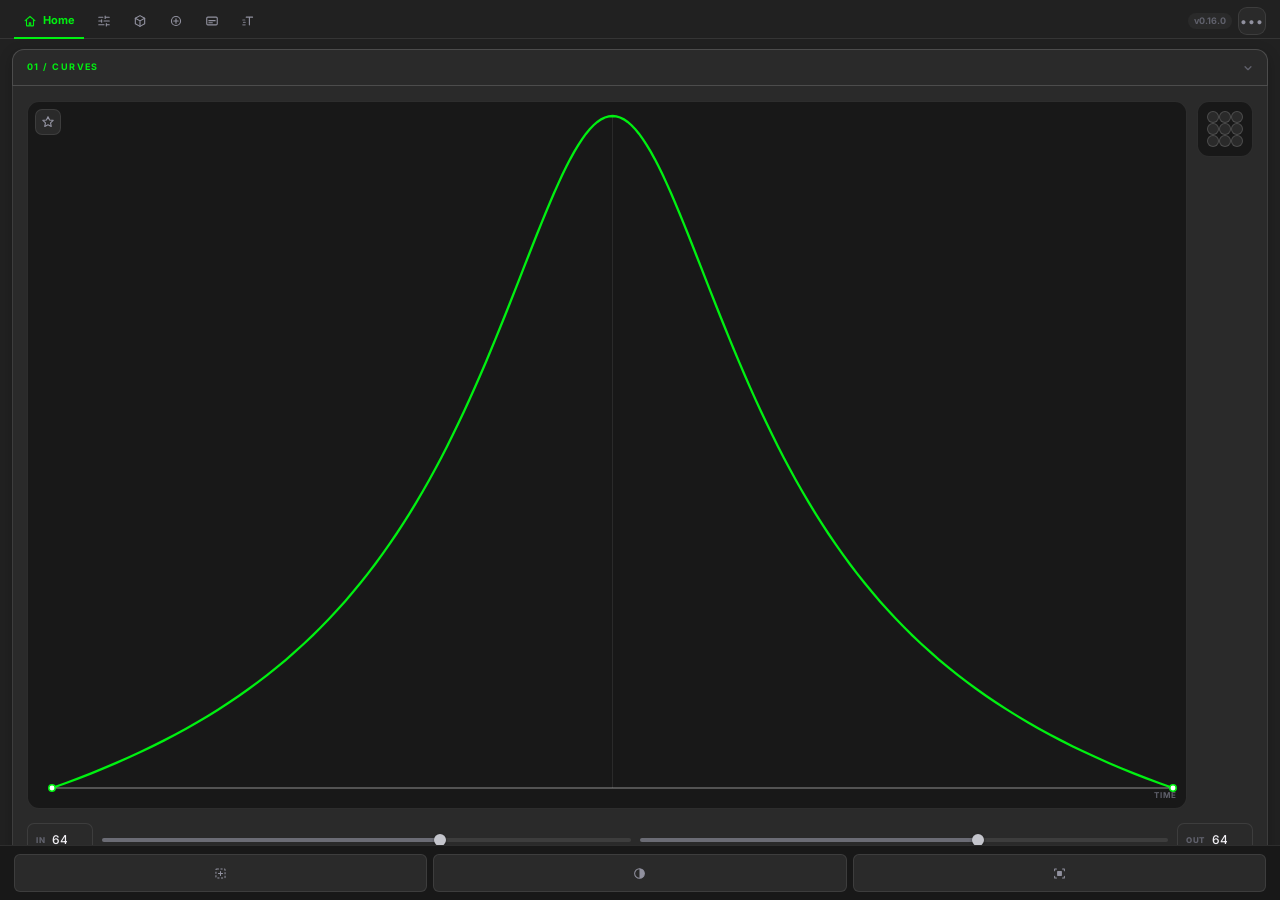
<file: motion-film/client/index.html>
<!doctype html>
<html lang="en">
  <head>
    <meta charset="UTF-8" />
    <meta name="viewport" content="width=device-width, initial-scale=1.0" />
    <title>Mótion Film</title>
    <link rel="stylesheet" href="styles.css?v=0210c" />
  </head>
  <body>
    <div class="app-shell">
      <!-- One row: page tabs on the left, version + settings on the right
           (the "Mótion Film" wordmark row was removed to free height). -->
      <header class="topbar">
      <nav class="page-tabs" role="tablist" aria-label="Extension pages">
        <button id="page-tab-home" class="page-tab is-active" type="button" role="tab" aria-selected="true" aria-controls="page-home" data-page="home">
          <svg class="page-tab-icon" viewBox="0 0 20 20" width="14" height="14" fill="none" stroke="currentColor" stroke-width="1.6"><path d="M3 9.5 10 3.5l7 6" stroke-linecap="round" stroke-linejoin="round"/><path d="M5 8.5V16a1 1 0 0 0 1 1h3v-4.5h2V17h3a1 1 0 0 0 1-1V8.5" stroke-linecap="round" stroke-linejoin="round"/></svg>
          <span class="page-tab-label"><span>Home</span></span>
        </button>
        <button id="page-tab-effects" class="page-tab" type="button" role="tab" aria-selected="false" aria-controls="page-effects" data-page="effects">
          <svg class="page-tab-icon" viewBox="0 0 24 24" width="14" height="14" fill="none" stroke="currentColor" stroke-width="1.9" stroke-linecap="round" stroke-linejoin="round"><path d="M21 5.5h-7M10 5.5H3M21 12h-9M8 12H3M21 18.5h-5M12 18.5H3M14 3.5v4M8 10v4M16 16.5v4"/></svg>
          <span class="page-tab-label"><span>Tools</span></span>
        </button>
        <button id="page-tab-kit" class="page-tab" type="button" role="tab" aria-selected="false" aria-controls="page-kit" data-page="kit">
          <svg class="page-tab-icon" viewBox="0 0 24 24" width="14" height="14" fill="none" stroke="currentColor" stroke-width="1.9" stroke-linecap="round" stroke-linejoin="round"><path d="M12 2.8 20 7.3v9.4L12 21.2 4 16.7V7.3z"/><path d="M4 7.3 12 11.8 20 7.3M12 11.8v9.4"/></svg>
          <span class="page-tab-label"><span>Packs</span></span>
        </button>
        <button id="page-tab-icons" class="page-tab" type="button" role="tab" aria-selected="false" aria-controls="page-icons" data-page="icons">
          <svg class="page-tab-icon" viewBox="0 0 20 20" width="14" height="14" fill="none" stroke="currentColor" stroke-width="1.6"><circle cx="10" cy="10" r="6.5"/><path d="M10 6.8v6.4M6.8 10h6.4" stroke-linecap="round"/></svg>
          <span class="page-tab-label"><span>Icons</span></span>
        </button>
        <button id="page-tab-captions" class="page-tab" type="button" role="tab" aria-selected="false" aria-controls="page-captions" data-page="captions">
          <svg class="page-tab-icon" viewBox="0 0 20 20" width="14" height="14" fill="none" stroke="currentColor" stroke-width="1.6"><rect x="2.5" y="4.5" width="15" height="11" rx="1.6"/><path d="M5.5 12.5h5M5.5 9.5h9" stroke-linecap="round"/></svg>
          <span class="page-tab-label"><span>Captions</span></span>
        </button>
        <button id="page-tab-textanim" class="page-tab" type="button" role="tab" aria-selected="false" aria-controls="page-textanim" data-page="textanim">
          <svg class="page-tab-icon" viewBox="0 0 20 20" width="14" height="14" fill="none" stroke="currentColor" stroke-width="1.6" stroke-linecap="round" stroke-linejoin="round"><path d="M7.5 4.5h9M12 4.5v11"/><path d="M2.5 8.5h3M3.5 12h2.5M2.5 15.5h3.5" opacity=".7"/></svg>
          <span class="page-tab-label"><span>Text Animation</span></span>
        </button>
      </nav>
        <div class="topbar-tools">
          <span id="version-tag">v0.16.0</span>
          <button id="settings-toggle" class="icon-button" type="button" aria-label="Open settings">•••</button>
        </div>
      </header>

      <div id="status" class="status" role="status" aria-live="polite" hidden></div>

      <div id="page-home" class="page">
      <main>
        <section class="section velocity-section" data-section-id="curves">
          <div class="section-tab" role="button" tabindex="0" aria-expanded="true">
            <div class="section-heading">
              <div>
                <div class="section-kicker">01 / CURVES</div>
              </div>
            </div>
            <svg class="section-chevron" viewBox="0 0 12 12" width="10" height="10" fill="none" stroke="currentColor" stroke-width="1.6"><path d="M2.5 4.5L6 8l3.5-3.5" stroke-linecap="round" stroke-linejoin="round"/></svg>
          </div>
          <div class="section-body">
          <div class="motion-row">
            <div class="curve-editor" id="curve-editor">
              <canvas id="curve-canvas" width="640" height="390" aria-label="Interactive velocity curve editor"></canvas>
              <button id="curve-fav" class="curve-fav" type="button" title="Save this curve as a favorite (02 / Favorites)" aria-label="Save this curve as a favorite"><svg viewBox="0 0 16 16" width="14" height="14"><path d="M8 1.9l1.8 3.8 4.1.5-3 2.8.8 4.1L8 11.1 4.3 13.1l.8-4.1-3-2.8 4.1-.5z"/></svg></button>
              <div class="curve-axis axis-x">TIME</div>
            </div>
            <div class="anchor-panel">
              <div class="anchor-grid" id="anchor-grid" role="group" aria-label="Anchor point preset">
                <button class="anchor-dot" data-fx="0" data-fy="0" type="button" aria-label="Top left" title="Top left of the layer. Shift+click: Top left of the comp frame (layer stays in place)"></button>
                <button class="anchor-dot" data-fx="0.5" data-fy="0" type="button" aria-label="Top center" title="Top center of the layer. Shift+click: Top center of the comp frame (layer stays in place)"></button>
                <button class="anchor-dot" data-fx="1" data-fy="0" type="button" aria-label="Top right" title="Top right of the layer. Shift+click: Top right of the comp frame (layer stays in place)"></button>
                <button class="anchor-dot" data-fx="0" data-fy="0.5" type="button" aria-label="Middle left" title="Middle left of the layer. Shift+click: Middle left of the comp frame (layer stays in place)"></button>
                <button class="anchor-dot" data-fx="0.5" data-fy="0.5" type="button" aria-label="Center" title="Center of the layer. Shift+click: Center of the comp frame (layer stays in place)"></button>
                <button class="anchor-dot" data-fx="1" data-fy="0.5" type="button" aria-label="Middle right" title="Middle right of the layer. Shift+click: Middle right of the comp frame (layer stays in place)"></button>
                <button class="anchor-dot" data-fx="0" data-fy="1" type="button" aria-label="Bottom left" title="Bottom left of the layer. Shift+click: Bottom left of the comp frame (layer stays in place)"></button>
                <button class="anchor-dot" data-fx="0.5" data-fy="1" type="button" aria-label="Bottom center" title="Bottom center of the layer. Shift+click: Bottom center of the comp frame (layer stays in place)"></button>
                <button class="anchor-dot" data-fx="1" data-fy="1" type="button" aria-label="Bottom right" title="Bottom right of the layer. Shift+click: Bottom right of the comp frame (layer stays in place)"></button>
              </div>
            </div>
          </div>
          <div class="velocity-controls">
            <label class="velocity-input">
              <span>IN</span>
                <input id="in-value" type="number" min="1" max="99" value="64" />
            </label>
            <input id="in-slider" type="range" min="1" max="99" value="64" aria-label="IN influence" />
            <input id="out-slider" type="range" min="1" max="99" value="64" aria-label="OUT influence" />
            <label class="velocity-input output">
              <span>OUT</span>
                <input id="out-value" type="number" min="1" max="99" value="64" />
            </label>
          </div>
          <div class="action-row">
            <button id="apply-curve" class="action-button" type="button" title="Apply the current curve to the selected keyframes">
              <svg viewBox="0 0 24 24" width="17" height="17" fill="none" stroke="currentColor" stroke-width="1.7">
                <path d="M3 19C7.5 19 8 5 12 5s4.5 14 9 14" stroke-linecap="round"/>
                <circle cx="12" cy="5" r="1.9" fill="currentColor" stroke="none"/>
              </svg>
            </button>
            <button class="action-button" data-utility="reposition" type="button" title="Move the selected keyframes to each layer's start">
              <svg viewBox="0 0 24 24" width="17" height="17" fill="none" stroke="currentColor" stroke-width="1.7">
                <path d="M5 4.5v15" stroke-linecap="round"/>
                <path d="M20 12H9.5M13 7.8 8.8 12l4.2 4.2" stroke-linecap="round" stroke-linejoin="round"/>
              </svg>
            </button>
            <button id="copy-keyframe-curves" class="action-button" type="button" title="Copy the easing curve of each selected keyframe (any number of them), in order">
              <svg viewBox="0 0 24 24" width="17" height="17" fill="none" stroke="currentColor" stroke-width="1.7">
                <rect x="8" y="8" width="12" height="12" rx="1.5"/>
                <path d="M16 8V6a2 2 0 0 0-2-2H6a2 2 0 0 0-2 2v8a2 2 0 0 0 2 2h2" stroke-linecap="round" stroke-linejoin="round"/>
              </svg>
            </button>
            <button id="paste-keyframe-curves" class="action-button" type="button" title="Paste the copied easing curves onto the newly selected keyframes, in order" disabled>
              <svg viewBox="0 0 24 24" width="17" height="17" fill="none" stroke="currentColor" stroke-width="1.7">
                <rect x="6" y="4" width="12" height="17" rx="1.5"/>
                <path d="M9 4V3a1 1 0 0 1 1-1h4a1 1 0 0 1 1 1v1" stroke-linecap="round" stroke-linejoin="round"/>
                <path d="M9 11h6M9 15h6" stroke-linecap="round"/>
              </svg>
            </button>
          </div>
          </div>
        </section>

        <!-- Favorite speed curves (curve-favorites.js): the ★ on 01 Curves
             saves the current curve; the first 4 show here, the rest in
             the library. Click = load into Curves + apply to the selected
             keyframes. Later also the 1-4 of the Elastic popup. -->
        <section class="section favorites-section" data-section-id="curve-favorites">
          <div class="section-tab" role="button" tabindex="0" aria-expanded="true">
            <div class="section-heading compact">
              <div>
                <div class="section-kicker">02 / FAVORITES</div>
              </div>
              <span class="fav-count" id="fav-count"></span>
            </div>
            <svg class="section-chevron" viewBox="0 0 12 12" width="10" height="10" fill="none" stroke="currentColor" stroke-width="1.6"><path d="M2.5 4.5L6 8l3.5-3.5" stroke-linecap="round" stroke-linejoin="round"/></svg>
          </div>
          <div class="section-body">
            <div class="fav-grid" id="fav-top"></div>
            <div id="fav-empty" class="empty-state" hidden>Click the ★ on the curve above to save it here.</div>
            <button id="fav-library-toggle" class="lf-tool fav-library-toggle" type="button" aria-expanded="false"></button>
            <div id="fav-library" class="fav-library" hidden>
              <div class="fav-grid" id="fav-all"></div>
              <p class="lf-hint">Click: use the curve · Drag: reorder (the first 4 show above) · ×: remove</p>
            </div>
          </div>
        </section>

        <section class="section transform-section" data-section-id="layer">
          <div class="section-tab" role="button" tabindex="0" aria-expanded="true">
            <div class="section-heading compact">
              <div>
                <div class="section-kicker">03 / LAYER</div>
              </div>
              <button id="transform-reset" class="link-button" type="button">Reset</button>
            </div>
            <svg class="section-chevron" viewBox="0 0 12 12" width="10" height="10" fill="none" stroke="currentColor" stroke-width="1.6"><path d="M2.5 4.5L6 8l3.5-3.5" stroke-linecap="round" stroke-linejoin="round"/></svg>
          </div>
          <div class="section-body">
          <div id="transform-empty" class="empty-state">Select a layer in the timeline.</div>
          <div id="transform-rows" class="transform-rows" hidden></div>
          </div>
        </section>

      </main>

      <footer class="footer">
        <div class="footer-resizer" id="footer-resizer-home" role="separator" aria-orientation="horizontal" aria-label="Resize the action bar" tabindex="0"></div>
        <div class="footer-actions">
          <button id="create-null" class="footer-button" type="button" title="Null from selection — created at the average anchor point, with the selected layers parented to it. A layer that already had a parent now follows the null, and the null follows that old parent. If a selected layer is 3D (or is a camera/light), the null is created in 3D. Shift+click: create at the comp centre">
            <svg viewBox="0 0 28 28" width="17" height="17" fill="none" stroke="currentColor" stroke-width="1.7">
              <rect x="6.5" y="6.5" width="15" height="15" rx="1.5" stroke-dasharray="3.4 2.6"/>
              <path d="M14 10.6v6.8M10.6 14h6.8" stroke-linecap="round"/>
            </svg>
          </button>
          <button id="create-adjustment" class="footer-button" type="button" title="Adjustment layer that re-fits automatically when the composition size changes">
            <svg viewBox="0 0 28 28" width="17" height="17" fill="none" stroke="currentColor" stroke-width="1.7">
              <circle cx="14" cy="14" r="8"/>
              <path d="M14 6a8 8 0 0 1 0 16z" fill="currentColor" stroke="none"/>
            </svg>
          </button>
          <button id="create-solid" class="footer-button" type="button" title="Solid that re-fits automatically when the composition size changes">
            <svg viewBox="0 0 28 28" width="17" height="17" fill="none" stroke="currentColor" stroke-width="1.7">
              <path d="M6 9.5V6.5h3M19 6.5h3v3M22 18.5v3h-3M9 21.5H6v-3" stroke-linecap="round" stroke-linejoin="round"/>
              <rect x="10" y="10" width="8" height="8" rx="1" fill="currentColor" stroke="none"/>
            </svg>
          </button>
        </div>
      </footer>
      </div>

      <div id="page-kit" class="page" hidden>
        <div class="kit-layout">
          <nav class="kit-categories" id="kit-categories" aria-label="Preset categories"></nav>
          <div class="kit-resizer" id="kit-resizer" role="separator" aria-orientation="vertical" aria-label="Resize category list" tabindex="0"></div>
          <div class="kit-presets" id="kit-presets"></div>
        </div>
        <footer class="footer">
          <div class="footer-resizer" id="footer-resizer-kit" role="separator" aria-orientation="horizontal" aria-label="Resize the action bar" tabindex="0"></div>
          <div class="footer-actions">
            <button id="kit-save-layers" class="footer-button footer-button-labeled" type="button" data-tooltip="Save Layers as Pack">
              <svg viewBox="0 0 28 28" width="16" height="16" fill="none" stroke="currentColor" stroke-width="1.7">
                <rect x="5.5" y="9.5" width="13" height="10" rx="1.4"/>
                <rect x="9.5" y="5.5" width="13" height="10" rx="1.4"/>
              </svg>
            </button>
            <button id="kit-save-comp" class="footer-button footer-button-labeled" type="button" data-tooltip="Save Comp as Pack">
              <svg viewBox="0 0 28 28" width="16" height="16" fill="none" stroke="currentColor" stroke-width="1.7">
                <rect x="5" y="5" width="18" height="18" rx="1.8"/>
                <rect x="9.5" y="9.5" width="9" height="9" rx="1" fill="currentColor" stroke="none"/>
              </svg>
            </button>
            <button id="kit-export-preset" class="footer-button footer-button-labeled" type="button" data-tooltip="Export Pack (.zip with all media)">
              <svg viewBox="0 0 28 28" width="16" height="16" fill="none" stroke="currentColor" stroke-width="1.7">
                <path d="M14 4v13" stroke-linecap="round"/>
                <path d="M9 8.5 14 4l5 4.5" stroke-linecap="round" stroke-linejoin="round"/>
                <path d="M6 16v5.5a1.5 1.5 0 0 0 1.5 1.5h13a1.5 1.5 0 0 0 1.5-1.5V16" stroke-linecap="round" stroke-linejoin="round"/>
              </svg>
            </button>
            <button id="kit-import-preset" class="footer-button footer-button-labeled" type="button" data-tooltip="Import Pack">
              <svg viewBox="0 0 28 28" width="16" height="16" fill="none" stroke="currentColor" stroke-width="1.7">
                <path d="M14 4v10" stroke-linecap="round"/>
                <path d="M9 9.5 14 14l5-4.5" stroke-linecap="round" stroke-linejoin="round"/>
                <path d="M6 16v5.5a1.5 1.5 0 0 0 1.5 1.5h13a1.5 1.5 0 0 0 1.5-1.5V16" stroke-linecap="round" stroke-linejoin="round"/>
              </svg>
            </button>
            <button id="kit-delete-preset" class="footer-button footer-button-labeled danger" type="button" data-tooltip="Delete Pack">
              <svg viewBox="0 0 28 28" width="16" height="16" fill="none" stroke="currentColor" stroke-width="1.7">
                <path d="M6 8h16M11.5 8V6.2h5V8M9.5 8l1 15h7l1-15" stroke-linecap="round" stroke-linejoin="round"/>
              </svg>
            </button>
          </div>
        </footer>
      </div>

      <div id="page-icons" class="page" hidden>
        <div class="icons-layout">
          <div class="icons-search-row">
            <input id="icons-search" class="icons-search" type="search" spellcheck="false" placeholder="Search icons (e.g. arrow, play, star)" />
          </div>
          <p class="icons-hint" id="icons-hint">Search thousands of free, openly-licensed icons (via Iconify) and import any of them straight into this project -- needs an internet connection.</p>
          <div class="icons-grid" id="icons-grid"></div>
        </div>
      </div>

      <div id="page-captions" class="page" hidden>
        <div class="captions-layout">
          <div id="captions-setup" class="captions-setup" hidden>
            <p class="captions-hint">Transcription runs entirely on your own computer (via whisper.cpp + ffmpeg) -- no account, no per-use cost, no internet needed once this one-time setup finishes.</p>
            <p class="captions-hint">One-time download, saved to your Documents folder: a speech-recognition engine, an audio converter, and a language model (~620MB total).</p>
            <button id="captions-setup-button" class="secondary-button" type="button">Download &amp; Set Up (~620MB)</button>
            <div id="captions-setup-progress" class="captions-progress" hidden>
              <div class="captions-progress-track"><div id="captions-progress-fill" class="captions-progress-fill"></div></div>
              <div id="captions-setup-status" class="captions-step">
                <span class="captions-spinner" aria-hidden="true"></span>
                <span id="captions-setup-status-text" class="captions-step-text"></span>
              </div>
            </div>
          </div>
          <main id="captions-main" class="captions-main" hidden>
            <section class="section" data-section-id="cap-generate">
              <div class="section-tab" role="button" tabindex="0" aria-expanded="true">
                <div class="section-heading compact">
                  <div>
                    <div class="section-kicker">01 / GENERATE</div>
                  </div>
                </div>
                <svg class="section-chevron" viewBox="0 0 12 12" width="10" height="10" fill="none" stroke="currentColor" stroke-width="1.6"><path d="M2.5 4.5L6 8l3.5-3.5" stroke-linecap="round" stroke-linejoin="round"/></svg>
              </div>
              <div class="section-body">
                <div id="cap-gen-start">
                <div class="cap-picks">
                  <button type="button" data-go="style" title="Go to 1 Style"><small>Style</small><b id="cap-pick-style"></b></button>
                  <button type="button" data-go="anim" title="Go to 2 Animation"><small>Animation</small><b id="cap-pick-anim"></b></button>
                </div>
                <button type="button" id="cap-generate" class="lf-tool is-primary cap-generate">
                  <svg viewBox="0 0 20 20" width="15" height="15" fill="none" stroke="currentColor" stroke-width="1.6"><rect x="2.5" y="4.5" width="15" height="11" rx="1.6"/><path d="M5.5 12.5h5M5.5 9.5h9" stroke-linecap="round"/></svg>
                  Generate captions
                </button>
                <p class="cap-hint" id="cap-hint"></p>
                <button type="button" class="cap-toggle" id="cap-review-toggle" title="After the transcription, show the text so you can fix words and move them between captions before the layers are made">Review the text before creating</button>
                </div>

                <!-- Review (captions.js, "review"): the transcribed text,
                     one row per caption, before any layer is made. -->
                <div id="cap-review" class="cap-review" hidden>
                  <div class="cap-review-head">
                    <b>Review the text</b>
                    <small id="cap-review-count"></small>
                    <span class="cap-review-tools">
                      <button type="button" class="cap-icon" id="cap-review-undo" title="Undo (Ctrl+Z)"><svg viewBox="0 0 24 24" width="13" height="13" fill="none" stroke="currentColor" stroke-width="2" stroke-linecap="round" stroke-linejoin="round"><path d="M9 14 4 9l5-5"/><path d="M4 9h10a6 6 0 0 1 0 12h-3"/></svg></button>
                      <button type="button" class="cap-icon" id="cap-review-redo" title="Redo (Ctrl+Y)"><svg viewBox="0 0 24 24" width="13" height="13" fill="none" stroke="currentColor" stroke-width="2" stroke-linecap="round" stroke-linejoin="round"><path d="m15 14 5-5-5-5"/><path d="M20 9H10a6 6 0 0 0 0 12h3"/></svg></button>
                      <button type="button" class="cap-icon" id="cap-review-help-btn" title="Shortcuts"><svg viewBox="0 0 24 24" width="13" height="13" fill="none" stroke="currentColor" stroke-width="2" stroke-linecap="round"><circle cx="12" cy="12" r="9"/><path d="M9.5 9.5a2.5 2.5 0 1 1 3.5 2.3c-.6.3-1 .9-1 1.6V14M12 17.5v.01"/></svg></button>
                    </span>
                  </div>
                  <div class="cap-review-help" id="cap-review-help" hidden>
                    <span><kbd>Drag</kbd> a word to another place or between rows (new caption)</span>
                    <span><kbd>Double-click</kbd> fix a word (spaces split it)</span>
                    <span><kbd>Shift</kbd>+<kbd>Click</kbd> highlighted word (Reels / Viral)</span>
                    <span><kbd>Enter</kbd> new caption from the selected word · <kbd>Del</kbd> remove it</span>
                    <span>Time button: jump there in the timeline</span>
                  </div>
                  <div class="cap-lines" id="cap-lines"></div>
                  <div class="cap-review-actions">
                    <button type="button" id="cap-review-create" class="lf-tool is-primary">Create captions</button>
                    <button type="button" id="cap-review-discard" class="lf-tool">Discard</button>
                  </div>
                </div>
              </div>
            </section>

            <section class="section" data-section-id="cap-steps">
              <div class="section-tab" role="button" tabindex="0" aria-expanded="true">
                <div class="section-heading compact">
                  <div>
                    <div class="section-kicker">02 / CUSTOMIZE</div>
                  </div>
                </div>
                <svg class="section-chevron" viewBox="0 0 12 12" width="10" height="10" fill="none" stroke="currentColor" stroke-width="1.6"><path d="M2.5 4.5L6 8l3.5-3.5" stroke-linecap="round" stroke-linejoin="round"/></svg>
              </div>
              <div class="section-body">
                <!-- one part at a time, so the previews stay few and in view -->
                <nav class="segmented cap-steps-nav" role="tablist" aria-label="Caption steps">
                  <button type="button" class="segmented-option cap-tab is-active" data-view="style" role="tab"><i>1</i>Style</button>
                  <button type="button" class="segmented-option cap-tab" data-view="anim" role="tab"><i>2</i>Animation</button>
                  <button type="button" class="segmented-option cap-tab" data-view="highlight" role="tab"><i>3</i>Highlight</button>
                  <button type="button" class="segmented-option cap-tab" data-view="adjust" role="tab"><i>4</i>Adjust</button>
                </nav>

                <!-- 1 Style: every style animating -->
                <div class="cap-view" data-view="style">
                  <div class="cap-heading">Pick a style <small>click to choose · Shift+click a Reels / Viral style: restyle the captions selected in the timeline</small></div>
                  <div class="cap-chips" id="cap-filter">
                    <button type="button" data-group="all">All</button>
                    <button type="button" data-group="reels">Reels</button>
                    <button type="button" data-group="viral">Viral</button>
                    <button type="button" data-group="simple">Simple</button>
                  </div>
                  <div id="cap-style-groups"></div>
                  <div id="cap-fonts-note" class="cap-note" hidden>
                    <b id="cap-fonts-note-title"></b>
                    <span id="cap-fonts-note-text"></span>
                  </div>
                </div>

                <!-- 2 Animation: the chosen style with every animation -->
                <div class="cap-view" data-view="anim" hidden>
                  <div class="cap-heading">Pick an animation <small id="cap-anim-hint">how the text comes in</small></div>
                  <div class="cap-grid" id="cap-anim-grid"></div>
                </div>

                <!-- 3 Highlight: the word being spoken -->
                <div class="cap-view" data-view="highlight" hidden>
                <div class="cap-heading">Preview <small id="cap-highlight-hint">the highlight with your choices</small></div>
                  <div class="cap-preview" id="cap-highlight-preview"></div>
                  <div id="cap-look-controls">
                    <div class="cap-heading">Highlight color</div>
                    <button type="button" class="cap-toggle" data-bool="colorOn">Use my own color</button>
                    <div class="cap-rows" data-show="colorOn">
                      <label class="cap-color"><input type="color" data-color="color" /><span>Highlight color</span></label>
                    </div>
                    <div class="cap-heading">Highlight effects</div>
                    <button type="button" class="cap-toggle" data-bool="gradientOn">Gradient</button>
                    <div class="cap-rows cap-rows-2" data-show="gradientOn">
                      <label class="cap-color"><input type="color" data-color="gradTop" /><span>Top</span></label>
                      <label class="cap-color"><input type="color" data-color="gradBottom" /><span>Bottom</span></label>
                    </div>
                    <button type="button" class="cap-toggle" data-bool="glowOn">Glow</button>
                    <div class="cap-rows" data-show="glowOn">
                      <label class="cap-color"><input type="color" data-color="glowColor" /><span>Glow color</span></label>
                      <div class="cap-slider-row"><span>Amount</span><input type="range" min="5" max="100" step="1" data-num="glowAmt" /><b data-out="glowAmt"></b></div>
                      <div class="cap-slider-row"><span>Size</span><input type="range" min="5" max="100" step="1" data-num="glowSize" /><b data-out="glowSize"></b></div>
                    </div>
                    <button type="button" class="cap-toggle" data-bool="sweepOn">Light edge (a thin white light on the word)</button>
                    <div class="cap-heading">Fonts</div>
                    <label class="cap-label">Highlighted word</label>
                    <div class="cap-fields">
                      <select id="cap-acc-family" class="cap-select" title="Font family"></select>
                      <select id="cap-acc-style" class="cap-select" title="Weight / style"></select>
                    </div>
                    <label class="cap-label">Words above and below</label>
                    <div class="cap-fields">
                      <select id="cap-small-family" class="cap-select" title="Font family"></select>
                      <select id="cap-small-style" class="cap-select" title="Weight / style"></select>
                    </div>
                    <button type="button" class="cap-link" id="cap-look-reset">Back to the style's own look</button>
                  </div>
                  <div id="cap-highlight-controls">
                    <div class="cap-heading">Spoken word</div>
                    <button type="button" class="cap-toggle" data-bool="highlightOn">Highlight the word being spoken</button>
                    <div class="cap-rows" data-show="highlightOn">
                      <label class="cap-color"><input type="color" data-color="highlight" /><span>Highlight color</span></label>
                      <div class="cap-slider-row"><span>Size</span><input type="range" min="80" max="160" step="1" data-num="highlightScale" /><b data-out="highlightScale" data-unit="%"></b></div>
                    </div>
                  </div>
                  <p class="cap-help" id="cap-highlight-word-note" hidden>One at a time already shows just the word being spoken -- its color and size are the text's own (Adjust).</p>
                </div>

                <!-- 4 Adjust -->
                <div class="cap-view" data-view="adjust" hidden>
                <div class="cap-heading cap-heading-row">Preview <small id="cap-adjust-hint"></small>
                  <span class="cap-frame-tools">
                    <button type="button" class="cap-mini" id="cap-frame" title="Show the comp's current frame behind the preview"><svg viewBox="0 0 24 24" width="12" height="12" fill="none" stroke="currentColor" stroke-width="2"><rect x="3" y="5" width="18" height="14" rx="2"/><circle cx="12" cy="12" r="3"/></svg>Frame</button>
                    <button type="button" class="cap-mini" id="cap-frame-clear" title="Back to the plain background" hidden>&times;</button>
                  </span>
                </div>
                  <div class="cap-preview" id="cap-adjust-preview"></div>
                  <p class="cap-help cap-center">Drag the caption to place it · it snaps to the center lines (Alt: no snap)</p>

                  <div class="cap-heading">Position &amp; size</div>
                  <div class="segmented" id="cap-position">
                    <button type="button" class="segmented-option" data-value="bottom">Bottom</button>
                    <button type="button" class="segmented-option" data-value="center">Center</button>
                    <button type="button" class="segmented-option" data-value="top">Top</button>
                    <button type="button" class="segmented-option" data-value="custom">Custom</button>
                  </div>
                  <div class="cap-fields" data-show-position="custom">
                    <label class="cap-field"><span>X %</span><input type="number" min="0" max="100" step="1" data-num="posX" /></label>
                    <label class="cap-field"><span>Y %</span><input type="number" min="0" max="100" step="1" data-num="posY" /></label>
                  </div>
                  <div class="cap-slider-row"><span>Size</span><input type="range" min="30" max="300" step="1" data-num="scale" /><b data-out="scale" data-unit="%"></b></div>

                  <div class="cap-heading">Shadow</div>
                  <button type="button" class="cap-toggle" data-bool="shadowOn" id="cap-shadow-toggle">Drop shadow</button>
                  <div class="cap-rows" data-show="shadowOn">
                    <div class="cap-slider-row"><span>Opacity</span><input type="range" min="5" max="100" step="1" data-num="shadowOpacity" /><b data-out="shadowOpacity" data-unit="%"></b></div>
                    <div class="cap-slider-row"><span>Softness</span><input type="range" min="0" max="120" step="1" data-num="shadowSoftness" /><b data-out="shadowSoftness"></b></div>
                    <div class="cap-slider-row"><span>Distance</span><input type="range" min="0" max="60" step="1" data-num="shadowDistance" /><b data-out="shadowDistance"></b></div>
                  </div>
                  <button type="button" class="cap-toggle" data-bool="backShadeOn">Back shade (soft dark glow behind the lines)</button>
                  <div class="cap-rows" data-show="backShadeOn">
                    <div class="cap-slider-row"><span>Opacity</span><input type="range" min="10" max="90" step="1" data-num="backShadeOpacity" /><b data-out="backShadeOpacity" data-unit="%"></b></div>
                    <div class="cap-slider-row"><span>Size</span><input type="range" min="60" max="200" step="1" data-num="backShadeSize" /><b data-out="backShadeSize" data-unit="%"></b></div>
                  </div>

                  <div class="cap-heading">Audio &amp; language</div>
                  <label class="cap-label" for="cap-lang">Language spoken in the video</label>
                  <select id="cap-lang" class="cap-select"></select>
                  <label class="cap-label">With no layer selected, transcribe</label>
                  <div class="segmented" id="cap-range">
                    <button type="button" class="segmented-option" data-value="comp">Whole comp</button>
                    <button type="button" class="segmented-option" data-value="work">Work area only</button>
                  </div>

                  <details class="cap-fold" id="cap-style-fold">
                    <summary>Font, colors &amp; effects</summary>
                    <div class="cap-fold-body">
                      <label class="cap-label">Font</label>
                      <div class="cap-fields">
                        <select id="cap-font-family" class="cap-select" title="Font family"></select>
                        <select id="cap-font-style" class="cap-select" title="Weight / style"></select>
                      </div>
                      <div class="cap-fields cap-fields-4">
                        <label class="cap-field"><span>Size</span><input type="number" min="8" max="400" step="1" data-num="fontSize" /></label>
                        <label class="cap-field"><span>Tracking</span><input type="number" min="-200" max="500" step="5" data-num="tracking" /></label>
                        <label class="cap-field"><span>Line height</span><input type="number" min="0.7" max="3" step="0.05" data-num="lineHeight" /></label>
                        <label class="cap-field"><span>Margin %</span><input type="number" min="0" max="45" step="1" data-num="margin" /></label>
                      </div>
                      <div class="cap-fields">
                        <div class="segmented" id="cap-case">
                          <button type="button" class="segmented-option" data-value="none" title="As spoken">Aa</button>
                          <button type="button" class="segmented-option" data-value="upper" title="Uppercase">AA</button>
                          <button type="button" class="segmented-option" data-value="lower" title="Lowercase">aa</button>
                        </div>
                        <div class="segmented" id="cap-justify">
                          <button type="button" class="segmented-option" data-value="left" title="Align left">Left</button>
                          <button type="button" class="segmented-option" data-value="center" title="Center">Center</button>
                          <button type="button" class="segmented-option" data-value="right" title="Align right">Right</button>
                        </div>
                      </div>
                      <label class="cap-label">Colors</label>
                      <div class="cap-colors">
                        <label class="cap-color"><input type="color" data-color="fill" /><span>Text</span></label>
                        <label class="cap-color"><input type="color" data-color="stroke" /><span>Stroke</span></label>
                        <label class="cap-color"><input type="color" data-color="bg" /><span>Box</span></label>
                        <label class="cap-color"><input type="color" data-color="glowColor" /><span>Glow</span></label>
                      </div>
                      <label class="cap-label">Effects</label>
                      <div class="cap-fx-row"><button type="button" class="cap-toggle" data-bool="strokeOn">Stroke</button><label class="cap-field"><span>Width</span><input type="number" min="0" max="60" step="0.5" data-num="strokeWidth" /></label></div>
                      <div class="cap-fx-row"><button type="button" class="cap-toggle" data-bool="bgOn">Box</button><label class="cap-field"><span>Opacity %</span><input type="number" min="0" max="100" step="5" data-num="bgOpacity" /></label></div>
                      <div class="cap-fx-row" data-show="bgOn"><span></span><label class="cap-field"><span>Padding</span><input type="number" min="0" max="200" step="1" data-num="bgPadding" /></label><label class="cap-field"><span>Corners</span><input type="number" min="0" max="200" step="1" data-num="bgRadius" /></label></div>
                      <div class="cap-fx-row"><button type="button" class="cap-toggle" data-bool="glowOn">Glow</button><label class="cap-field"><span>Intensity</span><input type="number" min="0" max="10" step="0.1" data-num="glowIntensity" /></label></div>
                      <div class="cap-fx-row" data-show="glowOn"><span></span><label class="cap-field"><span>Radius</span><input type="number" min="0" max="500" step="1" data-num="glowRadius" /></label></div>
                      <button type="button" class="cap-link" id="cap-style-reset">Reset this style&#39;s look</button>
                    </div>
                  </details>

                  <details class="cap-fold" id="cap-rules-fold">
                    <summary>Caption split <small>advanced</small></summary>
                    <div class="cap-fold-body">
                      <p class="cap-help">How many words go into each caption and how long it stays on screen.</p>
                      <div class="cap-fields cap-fields-4">
                        <label class="cap-field"><span>Words (max)</span><input type="number" min="1" max="40" step="1" data-rule="maxWords" /></label>
                        <label class="cap-field"><span>Letters / line</span><input type="number" min="4" max="80" step="1" data-rule="maxChars" /></label>
                        <label class="cap-field"><span>Lines (max)</span><input type="number" min="1" max="4" step="1" data-rule="maxLines" /></label>
                        <label class="cap-field" title="A pause longer than this starts a new caption"><span>Pause (s)</span><input type="number" min="0.05" max="5" step="0.05" data-rule="pauseBreak" /></label>
                        <label class="cap-field" title="Shortest time a caption stays on screen"><span>Min (s)</span><input type="number" min="0.1" max="10" step="0.1" data-rule="minDuration" /></label>
                        <label class="cap-field" title="Longest time a caption stays on screen"><span>Max (s)</span><input type="number" min="0.5" max="20" step="0.1" data-rule="maxDuration" /></label>
                        <label class="cap-field" title="Extra time after the last word"><span>Hold (s)</span><input type="number" min="0" max="3" step="0.05" data-rule="linger" /></label>
                        <label class="cap-field" title="Moves every caption earlier (negative) or later (positive)"><span>Sync (ms)</span><input type="number" min="-2000" max="2000" step="10" data-rule="offsetMs" /></label>
                      </div>
                      <div class="cap-fx-row">
                        <button type="button" class="cap-toggle" data-rule-bool="bySentence">Break at sentence ends</button>
                        <button type="button" class="cap-toggle" data-rule-bool="punctuation">Keep punctuation</button>
                      </div>
                      <button type="button" class="cap-link" id="cap-rules-reset">Reset this style&#39;s split</button>
                    </div>
                  </details>

                  <div class="cap-heading">Subtitle file (SRT)</div>
                  <button type="button" id="cap-import-srt" class="lf-tool is-primary cap-wide">Import SRT with this style</button>
                  <input type="file" id="cap-import-srt-input" accept=".srt,.vtt,text/plain" hidden />
                </div>
              </div>
            </section>
          </main>

          <!-- Generating: steps + progress + cancel -->
          <section id="cap-proc" class="cap-proc" hidden aria-live="polite">
            <div class="cap-proc-title" id="cap-proc-title">Generating captions</div>
            <ol class="cap-steps" id="cap-steps">
              <li data-step="audio">Preparing the audio</li>
              <li data-step="transcribe">Transcribing</li>
              <li data-step="sync">Syncing the words</li>
              <li data-step="layers">Creating the caption layers</li>
              <li data-step="finish">Finishing</li>
            </ol>
            <div class="cap-bar" id="cap-bar"><span id="cap-bar-fill"></span></div>
            <p class="cap-proc-note" id="cap-proc-note"></p>
            <button type="button" id="cap-cancel" class="lf-tool cap-wide">Cancel</button>
          </section>
        </div>
      </div>

      <!-- Text Animation (textanim.js; AE side in host/textanim.jsx): letter
           by letter -- a style, four sliders, a live preview, Apply. -->
      <div id="page-textanim" class="page" hidden>
        <main id="ta-main" class="ta">
          <section class="section" data-section-id="ta-text">
            <div class="section-tab" role="button" tabindex="0" aria-expanded="true">
              <div class="section-heading compact">
                <div>
                  <div class="section-kicker">01 / TEXT ANIMATION</div>
                </div>
                <span class="ta-live"><i></i>Live preview</span>
              </div>
              <svg class="section-chevron" viewBox="0 0 12 12" width="10" height="10" fill="none" stroke="currentColor" stroke-width="1.6"><path d="M2.5 4.5L6 8l3.5-3.5" stroke-linecap="round" stroke-linejoin="round"/></svg>
            </div>
            <div class="section-body">
              <div class="ta-stage" id="ta-stage" title="Click to play again"><div class="ta-text" id="ta-text"></div><button id="ta-replay" class="curve-fav ta-replay" type="button" title="Play the preview again" aria-label="Play the preview again"><svg viewBox="0 0 16 16" width="13" height="13" fill="none" stroke="currentColor" stroke-width="1.6" stroke-linecap="round" stroke-linejoin="round"><path d="M2.8 8a5.2 5.2 0 1 0 1.6-3.8"/><path d="M2.5 2.5v3h3"/></svg></button><button id="ta-fav" class="curve-fav" type="button" title="Save this animation as a favorite (02 / Favorites)" aria-label="Save this animation as a favorite"><svg viewBox="0 0 16 16" width="14" height="14"><path d="M8 1.9l1.8 3.8 4.1.5-3 2.8.8 4.1L8 11.1 4.3 13.1l.8-4.1-3-2.8 4.1-.5z"/></svg></button></div>
              <!-- 3 boxes: the style (list), what moves (letters / words /
                   lines) and Bounce on / off -->
              <div class="ta-controls">
                <div class="ta-drop" id="ta-style-drop">
                  <button type="button" class="ta-box" aria-haspopup="listbox" aria-expanded="false" title="How the text comes in"><small>Animation</small><b id="ta-style-label"></b><svg class="ta-chev" viewBox="0 0 12 12" width="9" height="9" fill="none" stroke="currentColor" stroke-width="1.7"><path d="M2.5 4.5L6 8l3.5-3.5" stroke-linecap="round" stroke-linejoin="round"/></svg></button>
                  <div class="ta-menu ta-menu-grid" id="ta-styles" role="listbox" aria-label="Animation style" hidden>
                    <button type="button" role="option" data-style="rise">Rise</button>
                    <button type="button" role="option" data-style="drop">Drop</button>
                    <button type="button" role="option" data-style="left">From Left</button>
                    <button type="button" role="option" data-style="right">From Right</button>
                    <button type="button" role="option" data-style="fade">Fade</button>
                    <button type="button" role="option" data-style="scale">Scale Up</button>
                    <button type="button" role="option" data-style="zoomout">Zoom Out</button>
                    <button type="button" role="option" data-style="blur">Blur In</button>
                    <button type="button" role="option" data-style="rotate">Rotate In</button>
                    <button type="button" role="option" data-style="tracking">Tracking In</button>
                  </div>
                </div>
                <div class="ta-drop" id="ta-by-drop">
                  <button type="button" class="ta-box" aria-haspopup="listbox" aria-expanded="false" title="What comes in one after the other"><small>Animate by</small><b id="ta-by-label"></b><svg class="ta-chev" viewBox="0 0 12 12" width="9" height="9" fill="none" stroke="currentColor" stroke-width="1.7"><path d="M2.5 4.5L6 8l3.5-3.5" stroke-linecap="round" stroke-linejoin="round"/></svg></button>
                  <div class="ta-menu" id="ta-by" role="listbox" aria-label="Animate by" hidden>
                    <button type="button" role="option" data-by="letter" title="Each letter after the one before">Letters</button>
                    <button type="button" role="option" data-by="word" title="Each word after the one before">Words</button>
                    <button type="button" role="option" data-by="line" title="Each line after the one before">Lines</button>
                  </div>
                </div>
                <button type="button" class="ta-box ta-bounce" id="ta-bounce" role="switch" aria-checked="false" title="Swings past its place and back a few times before it settles"><small>Bounce</small><span class="ta-switch"></span></button>
              </div>
              <div class="ta-sliders">
                <label class="ta-slider" id="ta-amount-row"><span>Amount <output id="ta-out-amount"></output></span><input type="range" id="ta-amount" min="0" max="120" step="1" /></label>
                <label class="ta-slider"><span><i id="ta-delay-name">Delay between letters</i> <output id="ta-out-delay"></output></span><input type="range" id="ta-delay" min="0" max="0.2" step="0.005" /></label>
                <label class="ta-slider"><span>Duration <output id="ta-out-duration"></output></span><input type="range" id="ta-duration" min="0.2" max="2" step="0.05" /></label>
                <label class="ta-slider"><span>Blur <output id="ta-out-blur"></output></span><input type="range" id="ta-blur" min="0" max="30" step="1" /></label>
              </div>
              <div class="ta-actions">
                <button type="button" id="ta-apply" class="lf-tool is-primary" title="Animate the selected text layers from their in point">
                  <svg viewBox="0 0 24 24" width="15" height="15" fill="none" stroke="currentColor" stroke-width="1.7" stroke-linecap="round" stroke-linejoin="round"><path d="M5 6h10M10 6v12"/><path d="M15.5 13.5 18 16l3.5-4.5"/></svg>
                  Apply to text
                </button>
                <button type="button" id="ta-remove" class="lf-tool ta-remove" title="Remove the Mótion Film animation from the selected text layers" aria-label="Remove animation"><svg viewBox="0 0 28 28" width="15" height="15" fill="none" stroke="currentColor" stroke-width="1.7"><path d="M6 8h16M11.5 8V6.2h5V8M9.5 8l1 15h7l1-15" stroke-linecap="round" stroke-linejoin="round"/></svg></button>
              </div>
              <div class="lf-hint">Starts at the layer&#39;s in point. The sliders stay on the layer (Effect Controls &#8250; MF Text) to fine-tune later.</div>
            </div>
          </section>
          <!-- Favorite text animations (textanim-favorites.js): the ★ on the 01
               preview saves the animation; first 4 here + the library. -->
          <section class="section favorites-section" data-section-id="ta-favorites">
            <div class="section-tab" role="button" tabindex="0" aria-expanded="true">
              <div class="section-heading compact">
                <div>
                  <div class="section-kicker">02 / FAVORITES</div>
                </div>
                <span class="fav-count" id="tfav-count"></span>
              </div>
              <svg class="section-chevron" viewBox="0 0 12 12" width="10" height="10" fill="none" stroke="currentColor" stroke-width="1.6"><path d="M2.5 4.5L6 8l3.5-3.5" stroke-linecap="round" stroke-linejoin="round"/></svg>
            </div>
            <div class="section-body">
              <div class="fav-grid" id="tfav-top"></div>
              <div id="tfav-empty" class="empty-state" hidden>Click the ★ on the preview above to save the animation here.</div>
              <button id="tfav-library-toggle" class="lf-tool fav-library-toggle" type="button" aria-expanded="false"></button>
              <div id="tfav-library" class="fav-library" hidden>
                <div class="fav-grid" id="tfav-all"></div>
                <p class="lf-hint">Click: load and apply to the selected text · Hover: preview · Drag: reorder (the first 4 show above) · ×: remove</p>
              </div>
            </div>
          </section>
          <!-- Typewriter (typewriter.js + host/typewriter.jsx): the text typed
               out by letter / word / line, with a blinking cursor. -->
          <section class="section" data-section-id="ta-typewriter">
            <div class="section-tab" role="button" tabindex="0" aria-expanded="true">
              <div class="section-heading compact">
                <div>
                  <div class="section-kicker">03 / TYPEWRITER</div>
                </div>
                <span class="ta-live"><i></i>Live preview</span>
              </div>
              <svg class="section-chevron" viewBox="0 0 12 12" width="10" height="10" fill="none" stroke="currentColor" stroke-width="1.6"><path d="M2.5 4.5L6 8l3.5-3.5" stroke-linecap="round" stroke-linejoin="round"/></svg>
            </div>
            <div class="section-body">
              <div class="ta-stage tw-stage" id="tw-stage"><div class="tw-text" id="tw-text"></div></div>
              <div class="segmented ta-by" id="tw-by" role="group" aria-label="Type by">
                <button type="button" class="segmented-option" data-by="letter">Letter by letter</button>
                <button type="button" class="segmented-option" data-by="word">Word by word</button>
                <button type="button" class="segmented-option" data-by="line">Line by line</button>
              </div>
              <div class="ta-sliders">
                <label class="ta-slider" id="tw-blink-row"><span>Cursor blink <output id="tw-out-blink"></output></span><input type="range" id="tw-blink" min="0.5" max="6" step="0.5" /></label>
              </div>
              <div class="ct-row">
                <span>Timing</span>
                <div class="segmented" id="tw-ease" role="group" aria-label="Timing">
                  <button type="button" class="segmented-option" data-ease="off" title="Steady speed">Linear</button>
                  <button type="button" class="segmented-option" data-ease="on" title="Starts and ends slower">Ease</button>
                </div>
              </div>
              <div class="ct-row">
                <span>Cursor</span>
                <div class="segmented" id="tw-cursor" role="group" aria-label="Cursor">
                  <button type="button" class="segmented-option" data-cursor="none">None</button>
                  <button type="button" class="segmented-option" data-cursor="bar" title="Bar">|</button>
                  <button type="button" class="segmented-option" data-cursor="block" title="Block">&#9608;</button>
                  <button type="button" class="segmented-option" data-cursor="line" title="Underscore">_</button>
                </div>
              </div>
              <div class="ct-row" id="tw-hide-row">
                <span>When done</span>
                <div class="segmented" id="tw-hide" role="group" aria-label="Cursor when done">
                  <button type="button" class="segmented-option" data-hide="off">Keep blinking</button>
                  <button type="button" class="segmented-option" data-hide="on">Hide cursor</button>
                </div>
              </div>
              <div class="ct-row">
                <span>Erase</span>
                <div class="segmented" id="tw-erase" role="group" aria-label="Erase">
                  <button type="button" class="segmented-option" data-erase="off">No</button>
                  <button type="button" class="segmented-option" data-erase="on" title="Types, waits, then deletes it">Erase after</button>
                </div>
              </div>
              <div class="ta-sliders" id="tw-hold-row">
                <label class="ta-slider"><span>Wait before erasing <output id="tw-out-hold"></output></span><input type="range" id="tw-hold" min="0" max="5" step="0.1" /></label>
              </div>
              <div class="ta-actions">
                <button type="button" id="tw-apply" class="lf-tool is-primary" title="Type out the selected text layers, from their in point">
                  <svg viewBox="0 0 24 24" width="15" height="15" fill="none" stroke="currentColor" stroke-width="1.7" stroke-linecap="round" stroke-linejoin="round"><path d="M4 7h11M9.5 7v11"/><path d="M18 5v14"/></svg>
                  Apply typewriter
                </button>
                <button type="button" id="tw-replay" class="lf-tool ta-remove" title="Play the preview again" aria-label="Replay"><svg viewBox="0 0 16 16" width="13" height="13" fill="none" stroke="currentColor" stroke-width="1.6" stroke-linecap="round" stroke-linejoin="round"><path d="M2.8 8a5.2 5.2 0 1 0 1.6-3.8"/><path d="M2.5 2.5v3h3"/></svg></button>
                <button type="button" id="tw-remove" class="lf-tool ta-remove" title="Remove the typewriter from the selected text layers" aria-label="Remove typewriter"><svg viewBox="0 0 28 28" width="15" height="15" fill="none" stroke="currentColor" stroke-width="1.7"><path d="M6 8h16M11.5 8V6.2h5V8M9.5 8l1 15h7l1-15" stroke-linecap="round" stroke-linejoin="round"/></svg></button>
              </div>
              <div class="lf-hint">Starts at the layer&#39;s in point, timed by the length of the text. Make it faster or slower by moving the Progress keyframes in the timeline; Blink, Cursor and Hide At End stay on the layer (Effect Controls &#8250; MF Type).</div>
            </div>
          </section>
          <!-- Counter (counter.js + host/counter.jsx): a number counting up on
               a text layer (Source Text expression + 3 sliders). -->
          <section class="section" data-section-id="ta-counter">
            <div class="section-tab" role="button" tabindex="0" aria-expanded="true">
              <div class="section-heading compact">
                <div>
                  <div class="section-kicker">04 / COUNTER</div>
                </div>
                <span class="ta-live"><i></i>Live preview</span>
              </div>
              <svg class="section-chevron" viewBox="0 0 12 12" width="10" height="10" fill="none" stroke="currentColor" stroke-width="1.6"><path d="M2.5 4.5L6 8l3.5-3.5" stroke-linecap="round" stroke-linejoin="round"/></svg>
            </div>
            <div class="section-body">
              <div class="ta-stage ct-stage" id="ct-stage"><div class="ct-num" id="ct-num">0</div></div>
              <div class="ct-row">
                <span>Count</span>
                <div class="ct-range">
                  <label class="ct-num-box"><small>From</small><input type="text" id="ct-from" inputmode="numeric" spellcheck="false" aria-label="Count from" /></label>
                  <svg class="ct-arrow" viewBox="0 0 16 16" width="12" height="12" fill="none" stroke="currentColor" stroke-width="1.6" stroke-linecap="round" stroke-linejoin="round"><path d="M3 8h10M9.5 4.5 13 8l-3.5 3.5"/></svg>
                  <label class="ct-num-box"><small>To</small><input type="text" id="ct-to" inputmode="numeric" spellcheck="false" aria-label="Count to" /></label>
                </div>
              </div>
              <div class="ct-row" id="ct-custom-row">
                <span>Symbol</span>
                <label class="ct-num-box ct-text-box"><input type="text" id="ct-symbol" maxlength="24" spellcheck="false" placeholder="R$ , US$ , % , kg , + ..." title="Any text next to the number (empty = just the number)" aria-label="Text next to the number" /></label>
              </div>
              <div class="ct-row">
                <span>Position</span>
                <div class="segmented" id="ct-side" role="group" aria-label="Symbol position">
                  <button type="button" class="segmented-option" data-side="before" title="The symbol before the number: R$ 12,50">Before</button>
                  <button type="button" class="segmented-option" data-side="after" title="The symbol after the number: 50%">After</button>
                </div>
              </div>
              <div class="ct-row">
                <span>Format</span>
                <div class="segmented" id="ct-format" role="group" aria-label="Number format">
                  <button type="button" class="segmented-option" data-format="dot" title="Dots first: thousands with a dot, decimals with a comma">1.000,00</button>
                  <button type="button" class="segmented-option" data-format="comma" title="Commas first: thousands with a comma, decimals with a dot">1,000.00</button>
                </div>
              </div>
              <div class="ct-row">
                <span>Decimals</span>
                <div class="segmented" id="ct-decimals" role="group" aria-label="Decimal places">
                  <button type="button" class="segmented-option" data-decimals="0">0</button>
                  <button type="button" class="segmented-option" data-decimals="1">1</button>
                  <button type="button" class="segmented-option" data-decimals="2">2</button>
                  <button type="button" class="segmented-option" data-decimals="3">3</button>
                  <button type="button" class="segmented-option" data-decimals="4">4</button>
                </div>
              </div>
              <div class="ta-sliders">
                <label class="ta-slider"><span>Duration <output id="ct-out-duration"></output></span><input type="range" id="ct-duration" min="0.5" max="10" step="0.1" /></label>
              </div>
              <div class="ta-actions">
                <button type="button" id="ct-apply" class="lf-tool is-primary" title="Count up on the selected text layers (or a new one)">
                  <svg viewBox="0 0 24 24" width="15" height="15" fill="none" stroke="currentColor" stroke-width="1.7" stroke-linecap="round" stroke-linejoin="round"><path d="M9 4 7 20M17 4l-2 16M4.5 9h15M3.5 15h15"/></svg>
                  Apply counter
                </button>
                <button type="button" id="ct-replay" class="lf-tool ta-remove" title="Play the preview again" aria-label="Replay"><svg viewBox="0 0 16 16" width="13" height="13" fill="none" stroke="currentColor" stroke-width="1.6" stroke-linecap="round" stroke-linejoin="round"><path d="M2.8 8a5.2 5.2 0 1 0 1.6-3.8"/><path d="M2.5 2.5v3h3"/></svg></button>
                <button type="button" id="ct-remove" class="lf-tool ta-remove" title="Remove the counter from the selected text layers" aria-label="Remove counter"><svg viewBox="0 0 28 28" width="15" height="15" fill="none" stroke="currentColor" stroke-width="1.7"><path d="M6 8h16M11.5 8V6.2h5V8M9.5 8l1 15h7l1-15" stroke-linecap="round" stroke-linejoin="round"/></svg></button>
              </div>
              <div class="lf-hint">On the selected text layer, or a new one in the middle when none is selected. Counts from the layer&#39;s in point with two keyframes on Effect Controls &#8250; MF Counter &#183; Value -- move them or shape the speed in the Graph Editor. Format, Decimals and the symbol&#39;s side stay on the layer (MF Counter &#183; Decimals / Format / Symbol After) to change later; the symbol&#39;s text is the first line of the Source Text expression. Up to 1,000,000.</div>
            </div>
          </section>
        </main>
      </div>

      <div id="page-effects" class="page" hidden>
        <!-- Search over the Tools (tools-search.js): by number or name. -->
        <div class="tools-search">
          <svg class="tools-search-icon" viewBox="0 0 20 20" width="13" height="13" fill="none" stroke="currentColor" stroke-width="1.8" stroke-linecap="round"><circle cx="8.5" cy="8.5" r="5.5"/><path d="M13 13l4 4"/></svg>
          <input type="search" id="tools-search" placeholder="Search tools: name or number" spellcheck="false" autocomplete="off" aria-label="Search tools by name or number" />
          <button type="button" id="tools-search-clear" class="tools-search-clear" aria-label="Clear the search" hidden>&times;</button>
        </div>
        <main>
          <div class="tools-search-empty" id="tools-search-empty" hidden>No tool matches.</div>
          <section class="section" data-section-id="effects-manager" data-tool-keys="effects control efeitos efeito toggle ligar desligar fx">
            <div class="section-tab" role="button" tabindex="0" aria-expanded="true">
              <div class="section-heading">
                <div>
                  <div class="section-kicker">01 / EFFECTS CONTROL</div>
                </div>
              </div>
              <svg class="section-chevron" viewBox="0 0 12 12" width="10" height="10" fill="none" stroke="currentColor" stroke-width="1.6"><path d="M2.5 4.5L6 8l3.5-3.5" stroke-linecap="round" stroke-linejoin="round"/></svg>
            </div>
            <div class="section-body">
              <div id="effects-manager-empty" class="empty-state">Select one or more layers in the timeline to see every effect applied across them.</div>
              <div id="effects-manager-content" hidden>
                <div class="effects-manager-summary">
                  <span id="effects-manager-total" class="effects-manager-total">TOTAL EFFECTS: 0</span>
                  <button type="button" id="effects-master-toggle" class="effects-master-toggle" role="switch" aria-checked="false" aria-label="Toggle all effects on the selected layers">
                    <span class="effects-master-toggle-thumb"></span>
                  </button>
                </div>
                <div id="effects-manager-list" class="effects-manager-list"></div>
              </div>
            </div>
          </section>
          <section class="section" data-section-id="layer-folders" data-tool-keys="folders pastas pasta group agrupar organizar accordion">
            <div class="section-tab" role="button" tabindex="0" aria-expanded="true">
              <div class="section-heading">
                <div>
                  <div class="section-kicker">02 / FOLDERS</div>
                </div>
              </div>
              <svg class="section-chevron" viewBox="0 0 12 12" width="10" height="10" fill="none" stroke="currentColor" stroke-width="1.6"><path d="M2.5 4.5L6 8l3.5-3.5" stroke-linecap="round" stroke-linejoin="round"/></svg>
            </div>
            <div class="section-body">
              <div class="lf-toolbar">
                <button type="button" id="lf-group" class="lf-tool is-primary" title="Group the selected layers into a folder &#10;Shift: create it folded &#183; Alt: layers follow the folder's Null"></button>
                <button type="button" id="lf-add" class="lf-tool" title="Add the layers selected in the timeline to the folder selected below" disabled></button>
                <button type="button" id="lf-remove" class="lf-tool" title="Take the layers selected in the timeline out of their folder"></button>
              </div>
              <div id="lf-empty" class="empty-state">Select layers in the timeline, then Group.</div>
              <div id="lf-tree" class="lf-tree"></div>
              <div class="lf-hint">Click a folder to select and open it · Click it again or the arrow: fold · Shift: only this one · Alt: with subfolders · Double-click: rename · Right-click: more</div>
            </div>
          </section>
          <section class="section" data-section-id="scale-comp" data-tool-keys="scale comp escala escalar composicao resize tamanho resolucao">
            <div class="section-tab" role="button" tabindex="0" aria-expanded="true">
              <div class="section-heading">
                <div>
                  <div class="section-kicker">03 / SCALE COMP</div>
                </div>
              </div>
              <svg class="section-chevron" viewBox="0 0 12 12" width="10" height="10" fill="none" stroke="currentColor" stroke-width="1.6"><path d="M2.5 4.5L6 8l3.5-3.5" stroke-linecap="round" stroke-linejoin="round"/></svg>
            </div>
            <div class="section-body">
              <div class="sc-current"><span id="sc-comp-name">No composition</span><span id="sc-comp-size" class="sc-size"></span></div>
              <div class="segmented" id="sc-mode" role="tablist">
                <button type="button" class="segmented-option is-active" data-value="scale">Scale Factor</button>
                <button type="button" class="segmented-option" data-value="width">Comp Width</button>
                <button type="button" class="segmented-option" data-value="height">Comp Height</button>
              </div>
              <div class="sc-row">
                <input id="sc-value" class="sc-input" type="text" inputmode="decimal" value="1.0" spellcheck="false" />
                <span id="sc-result" class="sc-result"></span>
              </div>
              <button type="button" id="sc-apply" class="lf-tool is-primary sc-apply">Scale</button>
              <div class="lf-hint">Scales the active comp and every layer in it, cameras included, keeping everything in place. Same as File › Scripts › Scale Composition.</div>
            </div>
          </section>
          <!-- Elastic (elastic.js + host/elastic.jsx): the same buttons as the
               shortcut popup, and the shortcut itself. -->
          <section class="section" data-section-id="elastic" data-tool-keys="elastic elastico bounce mola overshoot wheel roda atalho shortcut">
            <div class="section-tab" role="button" tabindex="0" aria-expanded="true">
              <div class="section-heading">
                <div>
                  <div class="section-kicker">04 / ELASTIC</div>
                </div>
              </div>
              <svg class="section-chevron" viewBox="0 0 12 12" width="10" height="10" fill="none" stroke="currentColor" stroke-width="1.6"><path d="M2.5 4.5L6 8l3.5-3.5" stroke-linecap="round" stroke-linejoin="round"/></svg>
            </div>
            <div class="section-body">
              <div class="elastic-buttons">
                <button type="button" class="lf-tool" data-elastic="position" title="Elastic on the animated Position of the selected layers"><svg viewBox="0 0 22 14" width="18" height="12" fill="none" stroke="currentColor" stroke-width="1.6" stroke-linecap="round" stroke-linejoin="round"><path d="M1 7c2-6 4-6 5 0s3 5 4.5 0 2.5-3.5 3.5 0 2-2 3 0 1.5 1 3 0"/></svg> Position</button>
                <button type="button" class="lf-tool" data-elastic="scale" title="Elastic on the animated Scale of the selected layers"><svg viewBox="0 0 22 14" width="18" height="12" fill="none" stroke="currentColor" stroke-width="1.6" stroke-linecap="round" stroke-linejoin="round"><path d="M1 7c2-6 4-6 5 0s3 5 4.5 0 2.5-3.5 3.5 0 2-2 3 0 1.5 1 3 0"/></svg> Scale</button>
                <button type="button" class="lf-tool" data-elastic="rotation" title="Elastic on the animated Rotation of the selected layers"><svg viewBox="0 0 22 14" width="18" height="12" fill="none" stroke="currentColor" stroke-width="1.6" stroke-linecap="round" stroke-linejoin="round"><path d="M1 7c2-6 4-6 5 0s3 5 4.5 0 2.5-3.5 3.5 0 2-2 3 0 1.5 1 3 0"/></svg> Rotation</button>
                <button type="button" class="lf-tool" data-elastic="selected" title="Elastic on any animated property you selected (or whose keyframes you selected): effects, masks, shapes, opacity... with a Floor option (bounce back instead of passing the value)"><svg viewBox="0 0 22 14" width="18" height="12" fill="none" stroke="currentColor" stroke-width="1.6" stroke-linecap="round" stroke-linejoin="round"><path d="M1 7c2-6 4-6 5 0s3 5 4.5 0 2.5-3.5 3.5 0 2-2 3 0 1.5 1 3 0"/></svg> Select</button>
              </div>
              <div class="elastic-shortcut">
                <span class="elastic-shortcut-label">Wheel</span>
                <b class="wheel-key" id="wheel-key"></b>
                <button type="button" id="wheel-open" class="lf-tool" title="Open MF - Wheel: the slices, groups and shortcut of the Wheel">Configure</button>
              </div>
              <div class="lf-hint" id="wheel-note"></div>
            </div>
          </section>
          <!-- Carousel (carousel.js + host/carousel.jsx): the selected layers
               become the cards of a Radial or Curved Line carousel driven
               by an "MF Carousel" null. -->
          <section class="section" data-section-id="carousel" data-tool-keys="carousel carrossel cards cartoes 3d spin girar">
            <div class="section-tab" role="button" tabindex="0" aria-expanded="true">
              <div class="section-heading compact">
                <div>
                  <div class="section-kicker">05 / CAROUSEL</div>
                </div>
                <span class="ta-live"><i></i>Live preview</span>
              </div>
              <svg class="section-chevron" viewBox="0 0 12 12" width="10" height="10" fill="none" stroke="currentColor" stroke-width="1.6"><path d="M2.5 4.5L6 8l3.5-3.5" stroke-linecap="round" stroke-linejoin="round"/></svg>
            </div>
            <div class="section-body">
              <div class="cx-stage" id="cx-stage">
                <div class="cx-frame" id="cx-frame">
                  <div class="cx-cards" id="cx-cards"></div>
                  <svg class="cx-line" id="cx-line" aria-hidden="true"></svg>
                </div>
              </div>
              <div class="cx-styles" id="cx-styles" role="group" aria-label="Carousel style">
                <button type="button" data-style="spherical"><svg viewBox="0 0 20 20" width="16" height="16" fill="none" stroke="currentColor" stroke-width="1.5"><circle cx="10" cy="10" r="7"/><ellipse cx="10" cy="10" rx="3" ry="7"/><path d="M3 10h14"/></svg>Spherical</button>
                <button type="button" data-style="radial"><svg viewBox="0 0 20 20" width="16" height="16" fill="currentColor"><circle cx="10" cy="3.5" r="1.8"/><circle cx="15.6" cy="6.8" r="1.8"/><circle cx="15.6" cy="13.2" r="1.8"/><circle cx="10" cy="16.5" r="1.8"/><circle cx="4.4" cy="13.2" r="1.8"/><circle cx="4.4" cy="6.8" r="1.8"/></svg>Radial</button>
                <button type="button" data-style="rectangular"><svg viewBox="0 0 20 20" width="16" height="16" fill="none" stroke="currentColor" stroke-width="1.5"><rect x="3" y="3" width="14" height="14" rx="2"/><path d="M3 8h14M3 12.5h14M8 3v14M12.5 3v14"/></svg>Rectangular</button>
                <button type="button" data-style="curved"><svg viewBox="0 0 20 20" width="16" height="16" fill="none" stroke="currentColor" stroke-width="1.5" stroke-linecap="round"><path d="M3 15c3-9 11-9 14 0"/><circle cx="3" cy="15" r="1.6" fill="currentColor"/><circle cx="10" cy="8.3" r="1.6" fill="currentColor"/><circle cx="17" cy="15" r="1.6" fill="currentColor"/></svg>Curved Line</button>
              </div>
              <div class="cx-curved" id="cx-curved" data-for="curved">
                <span>Drag the 3 pins to shape the line.</span>
                <button type="button" class="lf-tool cx-reset" id="cx-reset" title="Pins back to the default curve">Reset</button>
              </div>
              <div class="ta-sliders cx-sliders">
                <label class="ta-slider" data-for="spherical radial rectangular"><span>Size <output id="cx-out-size"></output></span><input type="range" id="cx-size" min="30" max="200" step="1" /></label>
                <label class="ta-slider" data-for="radial"><span>Spread <output id="cx-out-spread"></output></span><input type="range" id="cx-spread" min="30" max="360" step="1" /></label>
                <label class="ta-slider" data-for="spherical radial rectangular"><span>Rotation X <output id="cx-out-rotX"></output></span><input type="range" id="cx-rotX" min="-75" max="75" step="1" /></label>
                <label class="ta-slider" data-for="spherical radial rectangular"><span>Rotation Y <output id="cx-out-rotY"></output></span><input type="range" id="cx-rotY" min="-90" max="90" step="1" /></label>
                <label class="ta-slider" data-for="curved"><span>Gap <output id="cx-out-gap"></output></span><input type="range" id="cx-gap" min="0" max="600" step="5" /></label>
                <label class="ta-slider" data-for="curved"><span>Side size <output id="cx-out-side"></output></span><input type="range" id="cx-side" min="10" max="150" step="1" /></label>
                <label class="ta-slider" data-for="curved"><span>Middle size <output id="cx-out-middle"></output></span><input type="range" id="cx-middle" min="50" max="300" step="1" /></label>
                <label class="ta-slider" data-for="curved"><span>Middle width <output id="cx-out-width"></output></span><input type="range" id="cx-width" min="0" max="50" step="1" /></label>
                <label class="ta-slider" data-for="curved"><span>Softness <output id="cx-out-soft"></output></span><input type="range" id="cx-soft" min="1" max="50" step="1" /></label>
                <label class="ta-slider" title="Where the carousel sits (360° = one full turn). It never moves by itself: keyframe Spin on the MF Carousel null to animate it."><span>Spin <output id="cx-out-spin"></output></span><input type="range" id="cx-spin" min="-180" max="180" step="1" /></label>
              </div>
              <div class="cx-opt" data-for="spherical radial rectangular">
                <span>Facing</span>
                <div class="segmented" id="cx-facing" role="group" aria-label="Facing">
                  <button type="button" class="segmented-option" data-facing="forward" title="Every card faces the screen">Forward</button>
                  <button type="button" class="segmented-option" data-facing="screen" title="Every card turns to the camera">Screen</button>
                  <button type="button" class="segmented-option" data-facing="center" title="Cards turn away from the center, like a real carousel">Center</button>
                </div>
              </div>
              <div class="cx-opt" data-for="curved">
                <span>Follow curve</span>
                <div class="segmented" id="cx-follow" role="group" aria-label="Follow curve">
                  <button type="button" class="segmented-option" data-follow="off">Off</button>
                  <button type="button" class="segmented-option" data-follow="on" title="Cards turn along the line">On</button>
                </div>
              </div>
              <div class="cx-link" id="cx-link" hidden></div>
              <div class="ta-actions">
                <button type="button" id="cx-apply" class="lf-tool is-primary" title="Make the selected layers the cards of a carousel">
                  <svg viewBox="0 0 24 24" width="15" height="15" fill="none" stroke="currentColor" stroke-width="1.7" stroke-linecap="round" stroke-linejoin="round"><rect x="8" y="6" width="8" height="12" rx="2"/><path d="M4.5 8v8M19.5 8v8"/></svg>
                  <span id="cx-apply-label">Apply carousel</span>
                </button>
                <button type="button" id="cx-remove" class="lf-tool ta-remove" title="Take the selected layers out of their carousel (select the MF Carousel null to undo the whole carousel)" aria-label="Remove carousel"><svg viewBox="0 0 28 28" width="15" height="15" fill="none" stroke="currentColor" stroke-width="1.7"><path d="M6 8h16M11.5 8V6.2h5V8M9.5 8l1 15h7l1-15" stroke-linecap="round" stroke-linejoin="round"/></svg></button>
              </div>
              <div class="lf-hint">Select 2 or more layers (top layer = first card). Everything stays on the MF Carousel null (Effect Controls), built still: keyframe Spin there to animate the turn. Select the carousel to change it live from here.</div>
            </div>
          </section>
          <!-- Grid (grid.js + host/grid.jsx): a grid of lines on the comp,
               layers masked into its cells and rigged to its lines, all
               on an "MF Grid" null. -->
          <section class="section" data-section-id="grid" data-tool-keys="grid grade liner grade de linhas mask mascara cells celulas layout colagem collage split tela dividida">
            <div class="section-tab" role="button" tabindex="0" aria-expanded="true">
              <div class="section-heading compact">
                <div>
                  <div class="section-kicker">06 / GRID</div>
                </div>
                <span class="ta-live"><i></i>Live preview</span>
              </div>
              <svg class="section-chevron" viewBox="0 0 12 12" width="10" height="10" fill="none" stroke="currentColor" stroke-width="1.6"><path d="M2.5 4.5L6 8l3.5-3.5" stroke-linecap="round" stroke-linejoin="round"/></svg>
            </div>
            <div class="section-body">
              <div class="gd-stage" id="gd-stage">
                <div class="gd-frame" id="gd-frame">
                  <svg class="gd-svg" id="gd-svg" aria-label="Grid preview: drag the lines, click a cell"></svg>
                </div>
              </div>
              <div class="gd-counts">
                <div class="gd-count"><span>Columns</span><button type="button" id="gd-cols-minus" aria-label="One column less">&minus;</button><b id="gd-cols">2</b><button type="button" id="gd-cols-plus" aria-label="One column more">+</button></div>
                <div class="gd-count"><span>Rows</span><button type="button" id="gd-rows-minus" aria-label="One row less">&minus;</button><b id="gd-rows">2</b><button type="button" id="gd-rows-plus" aria-label="One row more">+</button></div>
              </div>
              <div class="cx-link" id="gd-link" hidden></div>
              <button type="button" id="gd-create" class="lf-tool is-primary gd-wide" title="Make the grid in the active comp: an MF Grid null, its lines and its points">
                <svg viewBox="0 0 24 24" width="15" height="15" fill="none" stroke="currentColor" stroke-width="1.7" stroke-linecap="round"><path d="M4 9h16M4 15h16M9 4v16M15 4v16" stroke-dasharray="2.4 2.2"/></svg>
                <span>Make grid</span>
              </button>
              <div class="gd-live" id="gd-live" hidden>
                <button type="button" id="gd-key" class="lf-tool" title="A keyframe on every grid line at the current time. Then move the time and drag the lines: each drag keys them there."><svg viewBox="0 0 16 16" width="12" height="12" fill="currentColor"><path d="M8 1.5 14.5 8 8 14.5 1.5 8z"/></svg>Key lines</button>
                <button type="button" id="gd-even" class="lf-tool" title="Space the lines evenly between the outer ones (at the current time)">Even</button>
              </div>
              <div class="gd-sub">Cells</div>
              <div class="cx-opt">
                <span>Fit</span>
                <div class="segmented" id="gd-mode" role="group" aria-label="How the layer fits its cell">
                  <button type="button" class="segmented-option" data-value="cover" title="The layer is moved and scaled to fill the cell, and follows it">Cover</button>
                  <button type="button" class="segmented-option" data-value="mask" title="The layer stays where it is; the cell only crops it">Mask only</button>
                </div>
              </div>
              <div class="ta-sliders gd-sliders">
                <label class="ta-slider" id="gd-zoom-row"><span>Zoom <output id="gd-out-zoom"></output></span><input type="range" id="gd-zoom" min="50" max="250" step="1" /></label>
                <label class="ta-slider"><span>Padding <output id="gd-out-padding"></output></span><input type="range" id="gd-padding" min="0" max="80" step="1" /></label>
                <label class="ta-slider"><span>Roundness <output id="gd-out-round"></output></span><input type="range" id="gd-round" min="0" max="200" step="1" /></label>
              </div>
              <div class="ta-actions">
                <button type="button" id="gd-attach" class="lf-tool is-primary" title="Mask the selected layers into the cell(s) picked in the preview and rig them to the grid">
                  <svg viewBox="0 0 24 24" width="15" height="15" fill="none" stroke="currentColor" stroke-width="1.7" stroke-linecap="round" stroke-linejoin="round"><rect x="4" y="4" width="16" height="16" rx="2"/><path d="M12 4v16M4 12h16"/><rect x="5.5" y="5.5" width="5" height="5" fill="currentColor" stroke="none"/></svg>
                  <span id="gd-attach-label">Make the grid first</span>
                </button>
                <button type="button" id="gd-release" class="lf-tool ta-remove" title="Take the selected layers out of their cells (select the MF Grid null, its Lines or Points to remove the whole grid)" aria-label="Release"><svg viewBox="0 0 28 28" width="15" height="15" fill="none" stroke="currentColor" stroke-width="1.7"><path d="M6 8h16M11.5 8V6.2h5V8M9.5 8l1 15h7l1-15" stroke-linecap="round" stroke-linejoin="round"/></svg></button>
              </div>
              <div class="gd-sub">Look</div>
              <div class="cx-opt">
                <span>Lines</span>
                <div class="segmented" id="gd-lines" role="group" aria-label="Lines">
                  <button type="button" class="segmented-option" data-value="full" title="Lines cross the whole comp">Full</button>
                  <button type="button" class="segmented-option" data-value="grid" title="Lines only inside the grid">Grid</button>
                  <button type="button" class="segmented-option" data-value="off">Off</button>
                </div>
              </div>
              <div class="cx-opt">
                <span>Points</span>
                <div class="segmented" id="gd-points" role="group" aria-label="Points">
                  <button type="button" class="segmented-option" data-value="every" title="A mark on every crossing">Every cross</button>
                  <button type="button" class="segmented-option" data-value="corners" title="Only the 4 outer corners">Corners</button>
                  <button type="button" class="segmented-option" data-value="off">Off</button>
                </div>
              </div>
              <div class="gd-shapes" id="gd-shapes" role="group" aria-label="Point shape">
                <button type="button" data-value="dot" title="Dot"><svg viewBox="0 0 16 16" width="12" height="12"><circle cx="8" cy="8" r="5" fill="currentColor"/></svg></button>
                <button type="button" data-value="square" title="Square"><svg viewBox="0 0 16 16" width="12" height="12"><rect x="3" y="3" width="10" height="10" fill="currentColor"/></svg></button>
                <button type="button" data-value="plus" title="Plus"><svg viewBox="0 0 16 16" width="12" height="12"><path d="M6.4 2h3.2v4.4H14v3.2H9.6V14H6.4V9.6H2V6.4h4.4z" fill="currentColor"/></svg></button>
                <button type="button" data-value="cross" title="Cross"><svg viewBox="0 0 16 16" width="12" height="12"><path d="M6.4 2h3.2v4.4H14v3.2H9.6V14H6.4V9.6H2V6.4h4.4z" fill="currentColor" transform="rotate(45 8 8)"/></svg></button>
                <button type="button" data-value="diamond" title="Diamond"><svg viewBox="0 0 16 16" width="12" height="12"><path d="M8 2l6 6-6 6-6-6z" fill="currentColor"/></svg></button>
              </div>
              <div class="ta-sliders gd-sliders">
                <label class="ta-slider"><span>Point size <output id="gd-out-size"></output></span><input type="range" id="gd-size" min="2" max="60" step="1" /></label>
                <label class="ta-slider"><span>Dash <output id="gd-out-dash"></output></span><input type="range" id="gd-dash" min="0" max="40" step="1" /></label>
              </div>
              <div class="lf-hint">Make the grid, then select layers in the timeline, click a cell in the preview (Shift + click: a block of cells) and put them there. Drag the lines or a cross to reshape it. To animate: Key lines, move the time, drag again. Colors, line width and the rest are on the MF Grid null (Effect Controls).</div>
            </div>
          </section>
        </main>
      </div>


      <!-- Covers the whole Kit "render a preview" cycle (see
           generateKitPresetPreview/playKitMascotConfirmation, panel.js)
           -- same dim+blur backdrop as the other .modal-overlay panels
           above, but no dialog box. Two phases, same overlay staying up
           continuously across both (no flicker/re-blur at the handoff):
           (1) shown the moment rendering starts, with
           #kit-render-spinner-wrap (same spinner look as the Captions
           tab's own .captions-spinner, just bigger) as the only visible
           content; (2) once the render+poster finish successfully, the
           spinner hides and #kit-render-mascot (a <canvas>) takes over,
           playing the one-shot mascot confirmation clip. The overlay
           itself only hides at the very end of phase 2, or immediately
           if phase 1 ends in an error (no mascot to show for a failed
           render).

           The <video> that feeds the canvas stays invisible (see
           .kit-render-mascot-source in styles.css). Frames are drawn
           onto the canvas with a real per-pixel alpha channel computed
           by hand (alpha = brightest of the pixel's own R/G/B, so
           genuinely black pixels become genuinely transparent) -- NOT
           CSS mix-blend-mode. Confirmed live, twice, that mix-blend-mode
           simply isn't compositing at all in this CEP build's Chromium
           (not a video- or backdrop-filter-specific quirk -- a plain
           white test div with mix-blend-mode: difference rendered as
           flat unblended white both inside this overlay and completely
           on its own elsewhere on the page), so nothing here depends on
           it anymore. No `loop` on the source -- plays exactly once;
           the confirmation hides the overlay once the clip ends. Not
           dismissible by the user. -->
      <div id="kit-render-overlay" class="modal-overlay" hidden>
        <div id="kit-render-spinner-wrap" class="kit-render-spinner-wrap">
          <span class="kit-render-spinner" aria-hidden="true"></span>
          <span class="kit-render-spinner-text">Rendering preview…</span>
        </div>
        <video id="kit-render-mascot-source" class="kit-render-mascot-source" src="assets/mascot-loading.mp4" muted playsinline preload="auto"></video>
        <canvas id="kit-render-mascot" class="kit-render-mascot" hidden></canvas>
      </div>

      <div id="settings-popover" class="settings-popover" hidden>
        <div class="popover-heading"><span>Settings</span><button id="settings-close" type="button">×</button></div>
        <div class="settings-colors">
          <label>Accent <span class="color-with-picker" id="accent-color-wrap"></span></label>
          <label>Panel <span class="color-with-picker" id="panel-color-wrap"></span></label>
        </div>
        <button id="reset-settings" class="secondary-button" type="button">Reset colors</button>
        <div class="settings-divider"></div>
        <div class="settings-row">
          <span>Botões de camada em painel separado</span>
          <button id="aux-layers-toggle" class="mf-switch" type="button" role="switch" aria-checked="false" aria-label="Mostrar os botões de camada numa janela separada"><span class="mf-switch-thumb"></span></button>
        </div>
        <p class="settings-note">Move os botões de Null / Camada de ajuste / Sólido para a janela “MF - Camadas” (abre pelo menu do After Effects; pode exigir reiniciar o AE na primeira vez).</p>
        <div class="settings-divider"></div>
        <div class="settings-row">
          <span>Tamanho do Null (px)</span>
          <input id="null-marker-size" class="settings-number-input" type="number" min="4" max="2000" step="1" value="44" aria-label="Tamanho do quadrado do Null em pixels" />
        </div>
      </div>
    </div>
    <!-- ?v bumped on every panel.js/shared-core.js change: CEF's Code
         Cache (compiled-JS bytecode) in cep_cache can otherwise serve
         stale script for a whole AE session even after the file on disk
         changed. Changing the URL forces a fresh fetch + recompile. -->
    <script src="shared-core.js?v=0170a"></script>
    <script src="captions-core.js?v=0170a"></script>
    <script src="captions-layout.js?v=0140a"></script>
    <script src="captions-styles.js?v=0140a"></script>
    <script src="panel.js?v=0210a"></script>
    <script src="captions.js?v=0170a"></script>
    <script src="folders.js?v=0140a"></script>
    <script src="scalecomp.js?v=0140a"></script>
    <script src="wheel-core.js?v=0200b"></script>
    <script src="wheel-runner.js?v=0200a"></script>
    <script src="elastic.js?v=0150a"></script>
    <script src="curve-favorites.js?v=0140a"></script>
    <script src="transitions-catalog.js?v=0140a"></script>
    <script src="transitions.js?v=0210a"></script>
    <script src="gradients-catalog.js?v=0210a"></script>
    <script src="gradients.js?v=0210d"></script>
    <script src="textanim.js?v=0170a"></script>
    <script src="textanim-favorites.js?v=0154a"></script>
    <script src="typewriter.js?v=0191b"></script>
    <script src="counter.js?v=0210b"></script>
    <script src="carousel.js?v=0180b"></script>
    <script src="grid.js?v=0190b"></script>
    <script src="tools-search.js?v=0190a"></script>
  </body>
</html>
</file>
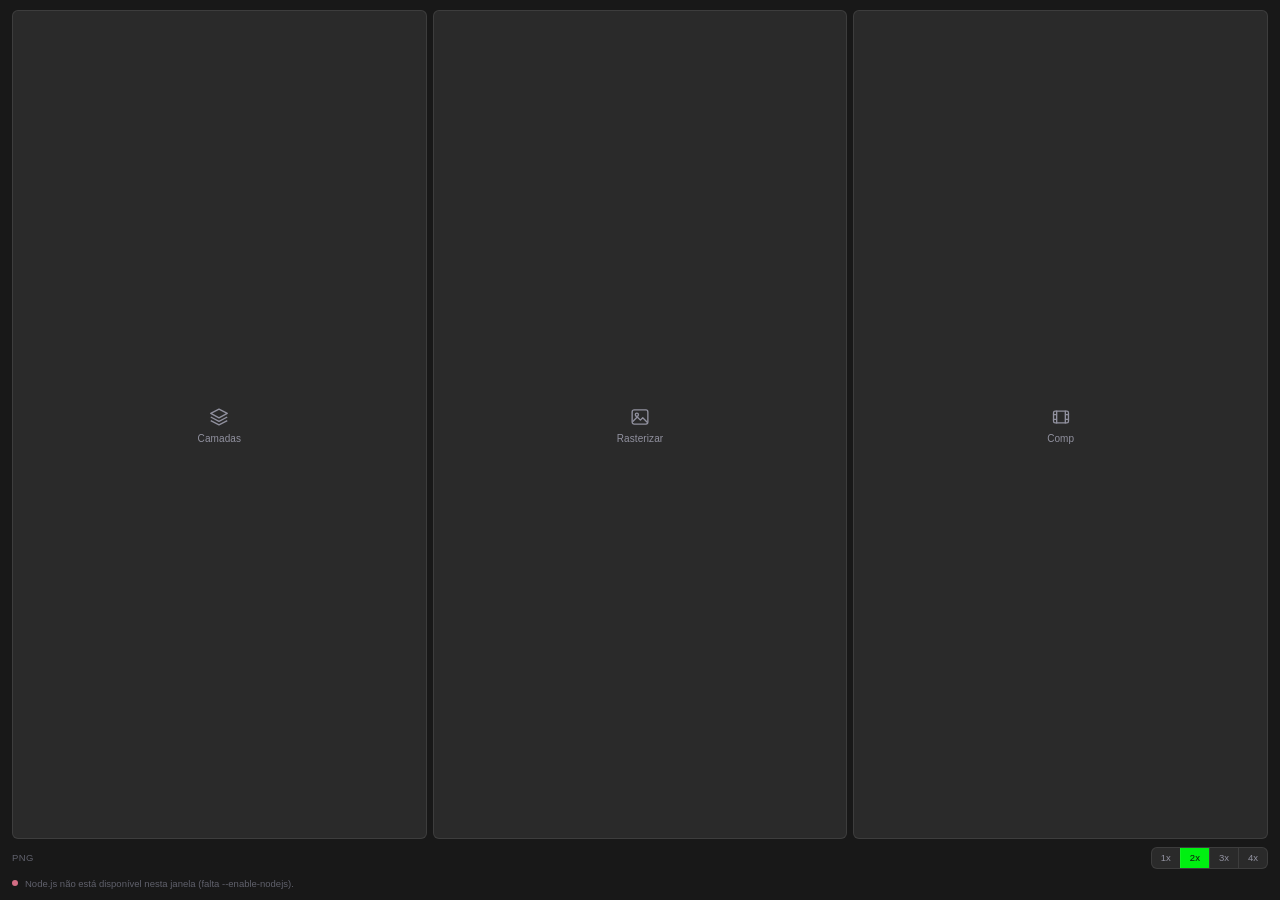
<file: motion-film/client/figma.html>
<!doctype html>
<html lang="pt-BR">
  <head>
    <meta charset="UTF-8" />
    <meta name="viewport" content="width=device-width, initial-scale=1.0" />
    <title>Mótion Figma Layers</title>
    <link rel="stylesheet" href="styles.css?v=0120a" />
    <link rel="stylesheet" href="figma.css?v=0120a" />
  </head>
  <body>
    <!-- Structural clone of layers.html (same shell, same #paint-keepalive
         canvas, same status toast). This window also hosts the local
         HTTP server the Figma plugin talks to (see figma.js), so it has to
         stay open for the bridge to work. -->
    <div class="app-shell">
      <canvas id="paint-keepalive" width="8" height="8" aria-hidden="true"></canvas>

      <div id="status" class="status" role="status" aria-live="polite" hidden></div>

      <div class="mfl-main">
        <div class="mfl-actions">
          <button id="mfl-layers" class="footer-button mfl-button" type="button" title="Importar camadas: o frame selecionado no Figma vira uma composição com cada camada separada, na mesma posição, com formas e textos editáveis. Itens soltos (fora de frame) entram na comp ativa.">
            <svg viewBox="0 0 28 28" width="22" height="22" fill="none" stroke="currentColor" stroke-width="1.7" stroke-linejoin="round">
              <path d="M14 4 3.5 9.5 14 15l10.5-5.5z"/>
              <path d="m3.5 14 10.5 5.5L24.5 14"/>
              <path d="m3.5 18.5 10.5 5.5 10.5-5.5"/>
            </svg>
            <span>Camadas</span>
          </button>
          <button id="mfl-raster" class="footer-button mfl-button" type="button" title="Rasterizar seleção: cada item selecionado no Figma vira um PNG (grupos inteiros achatados numa imagem), na comp ativa.">
            <svg viewBox="0 0 28 28" width="22" height="22" fill="none" stroke="currentColor" stroke-width="1.7" stroke-linejoin="round">
              <rect x="4" y="5" width="20" height="18" rx="2.5"/>
              <circle cx="10" cy="11" r="2"/>
              <path d="m4.5 20 6-6 4 4 3-3 6 6"/>
            </svg>
            <span>Rasterizar</span>
          </button>
          <button id="mfl-comp" class="footer-button mfl-button" type="button" title="Criar composição: cada frame selecionado no Figma vira uma composição vazia no After Effects, com o mesmo nome e o mesmo tamanho em pixels.">
            <svg viewBox="0 0 28 28" width="22" height="22" fill="none" stroke="currentColor" stroke-width="1.7" stroke-linejoin="round" stroke-linecap="round">
              <rect x="4.5" y="6.5" width="19" height="15" rx="2"/>
              <path d="M8.5 6.5v15M19.5 6.5v15M4.5 11h4M4.5 17h4M19.5 11h4M19.5 17h4"/>
            </svg>
            <span>Comp</span>
          </button>
        </div>

        <div class="mfl-row">
          <span class="mfl-label">PNG</span>
          <div class="mfl-seg" id="mfl-scale">
            <button type="button" data-v="1">1x</button>
            <button type="button" data-v="2">2x</button>
            <button type="button" data-v="3">3x</button>
            <button type="button" data-v="4">4x</button>
          </div>
        </div>

        <div id="mfl-conn" class="mfl-conn" title="">
          <span class="mfl-dot"></span>
          <span id="mfl-conn-text">Iniciando…</span>
        </div>
      </div>
    </div>
    <!-- ?v bumped on every figma.js/shared-core.js change (CEF Code Cache,
         same note as index.html). -->
    <script src="shared-core.js?v=0120a"></script>
    <script src="figma.js?v=0200a"></script>
  </body>
</html>
</file>
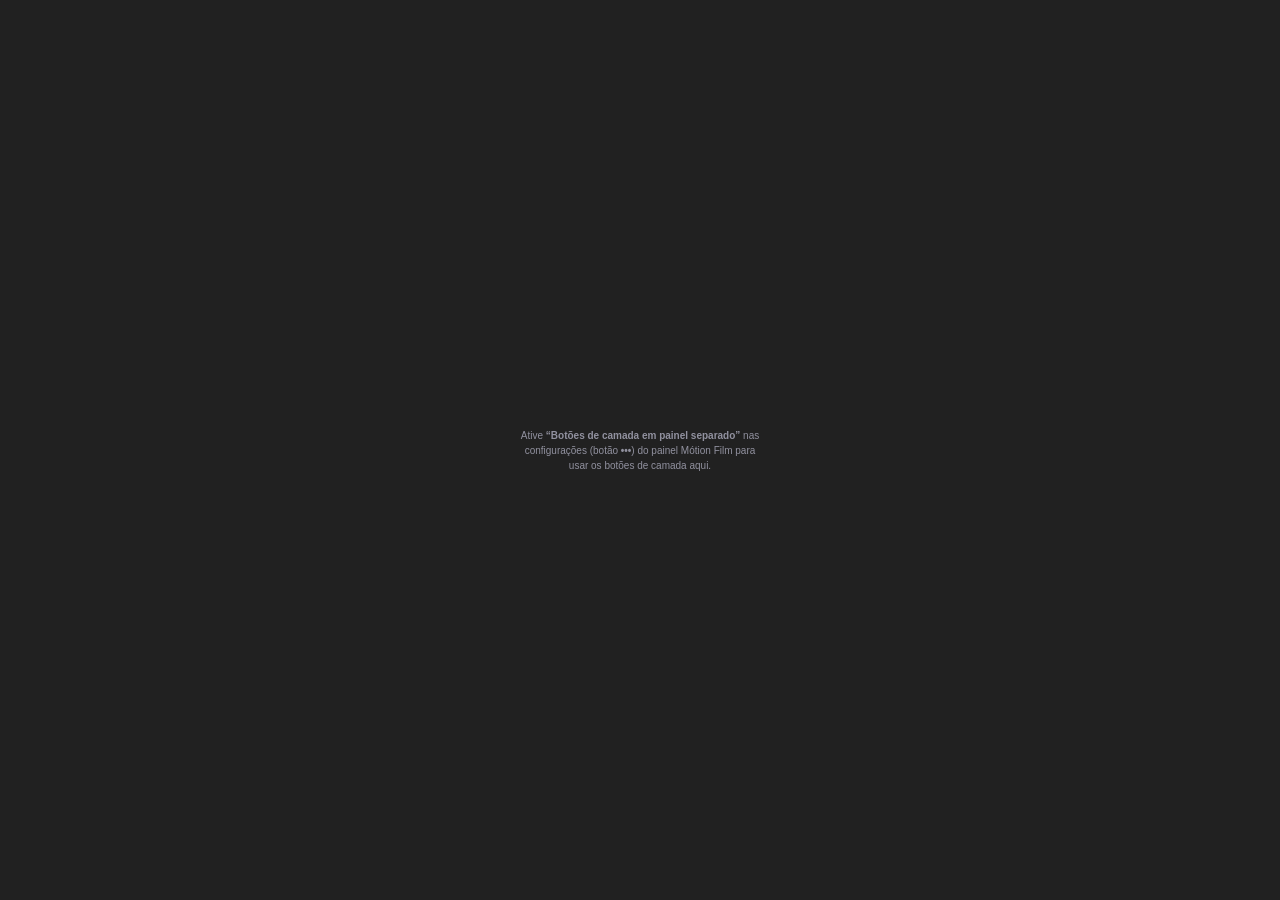
<file: motion-film/client/layers.html>
<!doctype html>
<html lang="pt-BR">
  <head>
    <meta charset="UTF-8" />
    <meta name="viewport" content="width=device-width, initial-scale=1.0" />
    <title>MF - Camadas</title>
    <link rel="stylesheet" href="styles.css?v=0120a" />
    <link rel="stylesheet" href="layers.css?v=0120a" />
  </head>
  <body>
    <!-- Structural clone of palette.html: minimal shell, the
         #paint-keepalive canvas (same compositing keep-alive reason as
         the Paleta window), a status toast, and the three layer buttons
         reusing the main panel's own .footer / .footer-button classes so
         they look identical. Exactly one of #layers-main (the hint) and
         #layers-actions (the buttons) is shown, and whichever it is
         fills the whole window -- no spacer/footer split, so there is no
         empty band above the buttons. Toggled by the main panel's "layer
         buttons in a separate panel" switch (host.jsx getAuxLayersEnabled). -->
    <div class="app-shell">
      <canvas id="paint-keepalive" width="8" height="8" aria-hidden="true"></canvas>

      <div id="status" class="status" role="status" aria-live="polite" hidden></div>

      <div id="layers-main" class="layers-main">
        <p class="captions-hint">
          Ative <strong>“Botões de camada em painel separado”</strong> nas
          configurações (botão <strong>•••</strong>) do painel Mótion Film para
          usar os botões de camada aqui.
        </p>
      </div>

      <div class="footer" id="layers-actions" hidden>
        <div class="footer-actions">
          <button id="aux-create-null" class="footer-button" type="button" title="Null a partir da seleção — criado no ponto de âncora médio, com as camadas selecionadas parenteadas a ele. Camada que já tinha parent passa a seguir o null, e o null passa a seguir esse parent antigo. Se a camada for 3D (ou câmera/luz), o null já nasce em 3D. Shift+clique: cria no centro da comp">
            <svg viewBox="0 0 28 28" width="17" height="17" fill="none" stroke="currentColor" stroke-width="1.7">
              <rect x="6.5" y="6.5" width="15" height="15" rx="1.5" stroke-dasharray="3.4 2.6"/>
              <path d="M14 10.6v6.8M10.6 14h6.8" stroke-linecap="round"/>
            </svg>
          </button>
          <button id="aux-create-adjustment" class="footer-button" type="button" title="Camada de ajuste que se re-encaixa sozinha quando o tamanho da composição muda">
            <svg viewBox="0 0 28 28" width="17" height="17" fill="none" stroke="currentColor" stroke-width="1.7">
              <circle cx="14" cy="14" r="8"/>
              <path d="M14 6a8 8 0 0 1 0 16z" fill="currentColor" stroke="none"/>
            </svg>
          </button>
          <button id="aux-create-solid" class="footer-button" type="button" title="Sólido que se re-encaixa sozinho quando o tamanho da composição muda">
            <svg viewBox="0 0 28 28" width="17" height="17" fill="none" stroke="currentColor" stroke-width="1.7">
              <path d="M6 9.5V6.5h3M19 6.5h3v3M22 18.5v3h-3M9 21.5H6v-3" stroke-linecap="round" stroke-linejoin="round"/>
              <rect x="10" y="10" width="8" height="8" rx="1" fill="currentColor" stroke="none"/>
            </svg>
          </button>
        </div>
      </div>
    </div>
    <!-- ?v bumped on every layers.js/shared-core.js change -- same CEF
         Code Cache reason noted in index.html / palette.html. -->
    <script src="shared-core.js?v=0120a"></script>
    <script src="layers.js?v=0120a"></script>
  </body>
</html>
</file>
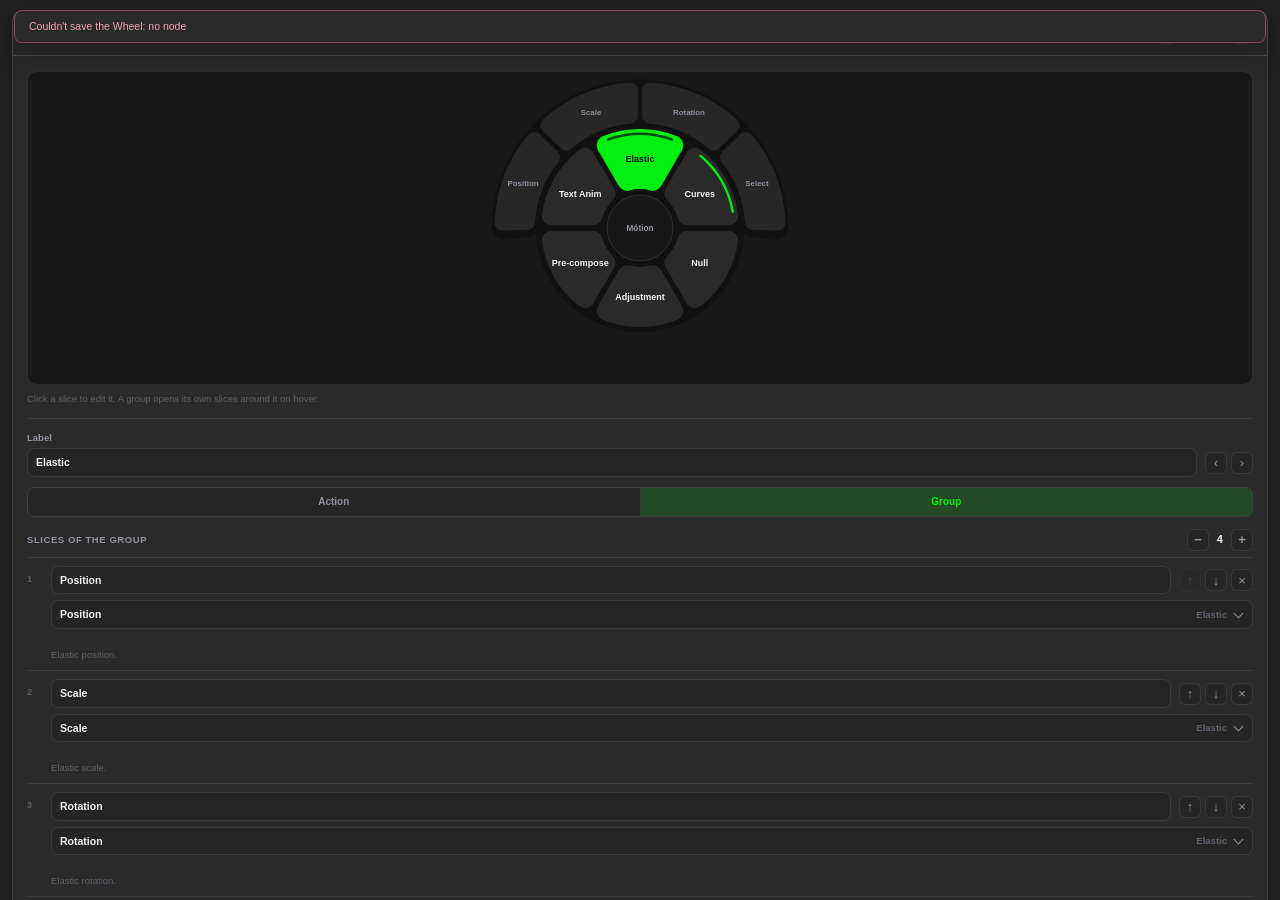
<file: motion-film/client/wheel.html>
<!doctype html>
<html lang="en">
  <head>
    <meta charset="UTF-8" />
    <meta name="viewport" content="width=device-width, initial-scale=1.0" />
    <title>MF - Wheel</title>
    <link rel="stylesheet" href="styles.css?v=0150b" />
    <link rel="stylesheet" href="wheel.css?v=0200a" />
  </head>
  <body>
    <!-- Settings of the Wheel (wheel.js). Same minimal shell as the other
         satellite windows (palette.html / layers.html), #paint-keepalive
         included. The Wheel itself works without this window: the main
         panel (wheel-runner.js) reads the same file this one saves,
         Documents/Mótion Film Packs/wheel.json. -->
    <div class="app-shell">
      <canvas id="paint-keepalive" width="8" height="8" aria-hidden="true"></canvas>
      <div id="status" class="status" role="status" aria-live="polite" hidden></div>
      <main class="wh">
        <section class="section">
          <div class="section-tab wh-tab">
            <div class="section-heading compact">
              <div><div class="section-kicker">MF / WHEEL</div></div>
              <span class="wh-count"><button type="button" id="wh-less" title="One slice less">−</button><b id="wh-n"></b><span>slices</span><button type="button" id="wh-more" title="One slice more">+</button></span>
            </div>
          </div>
          <div class="section-body">
            <div class="wh-preview"><svg id="wh-svg" viewBox="0 0 400 400" aria-label="Wheel preview"></svg></div>
            <p class="wh-hint">Click a slice to edit it. A group opens its own slices around it on hover.</p>

            <div class="wh-editor" id="wh-editor">
              <div class="wh-row">
                <label class="wh-field wh-grow"><span>Label</span><input type="text" id="wh-label" maxlength="28" spellcheck="false" /></label>
                <div class="wh-move">
                  <button type="button" id="wh-left" title="Move counter-clockwise">‹</button>
                  <button type="button" id="wh-right" title="Move clockwise">›</button>
                </div>
              </div>
              <div class="segmented wh-kind" id="wh-kind">
                <button type="button" class="segmented-option" data-kind="action">Action</button>
                <button type="button" class="segmented-option" data-kind="group">Group</button>
              </div>
              <div id="wh-action-box"></div>
              <div id="wh-group-box" hidden>
                <div class="wh-sub-head"><span>Slices of the group</span><span class="wh-count small"><button type="button" id="wh-kid-less" title="One less">−</button><b id="wh-kid-n"></b><button type="button" id="wh-kid-more" title="One more">+</button></span></div>
                <div id="wh-kids"></div>
              </div>
            </div>
          </div>
        </section>

        <section class="section">
          <div class="section-tab wh-tab">
            <div class="section-heading compact"><div><div class="section-kicker">OPEN WITH</div></div></div>
          </div>
          <div class="section-body">
            <div class="wh-row wh-trigger-row">
              <div class="segmented wh-trigger" id="wh-trigger">
                <button type="button" class="segmented-option" data-trigger="mouse" title="Hold the right mouse button over After Effects, move to a slice, let go">Hold right click</button>
                <button type="button" class="segmented-option" data-trigger="key" title="A keyboard shortcut opens the Wheel; click to pick">Shortcut</button>
              </div>
              <button id="wh-enabled" class="mf-switch" type="button" role="switch" aria-checked="true" aria-label="Turn the Wheel on or off"><span class="mf-switch-thumb"></span></button>
            </div>
            <div class="wh-row wh-key-row" id="wh-key-row">
              <input id="wh-hotkey" class="settings-key-input wh-key" type="text" readonly spellcheck="false" title="Click, then press the new shortcut" aria-label="Wheel shortcut" />
            </div>
            <p class="wh-hint" id="wh-state"></p>
            <button type="button" class="cap-link" id="wh-reset">Back to the default wheel</button>
          </div>
        </section>
      </main>
    </div>
    <script src="shared-core.js?v=0150a"></script>
    <script src="wheel-core.js?v=0200b"></script>
    <script src="transitions-catalog.js?v=0150a"></script>
    <script src="wheel.js?v=0200a"></script>
  </body>
</html>
</file>
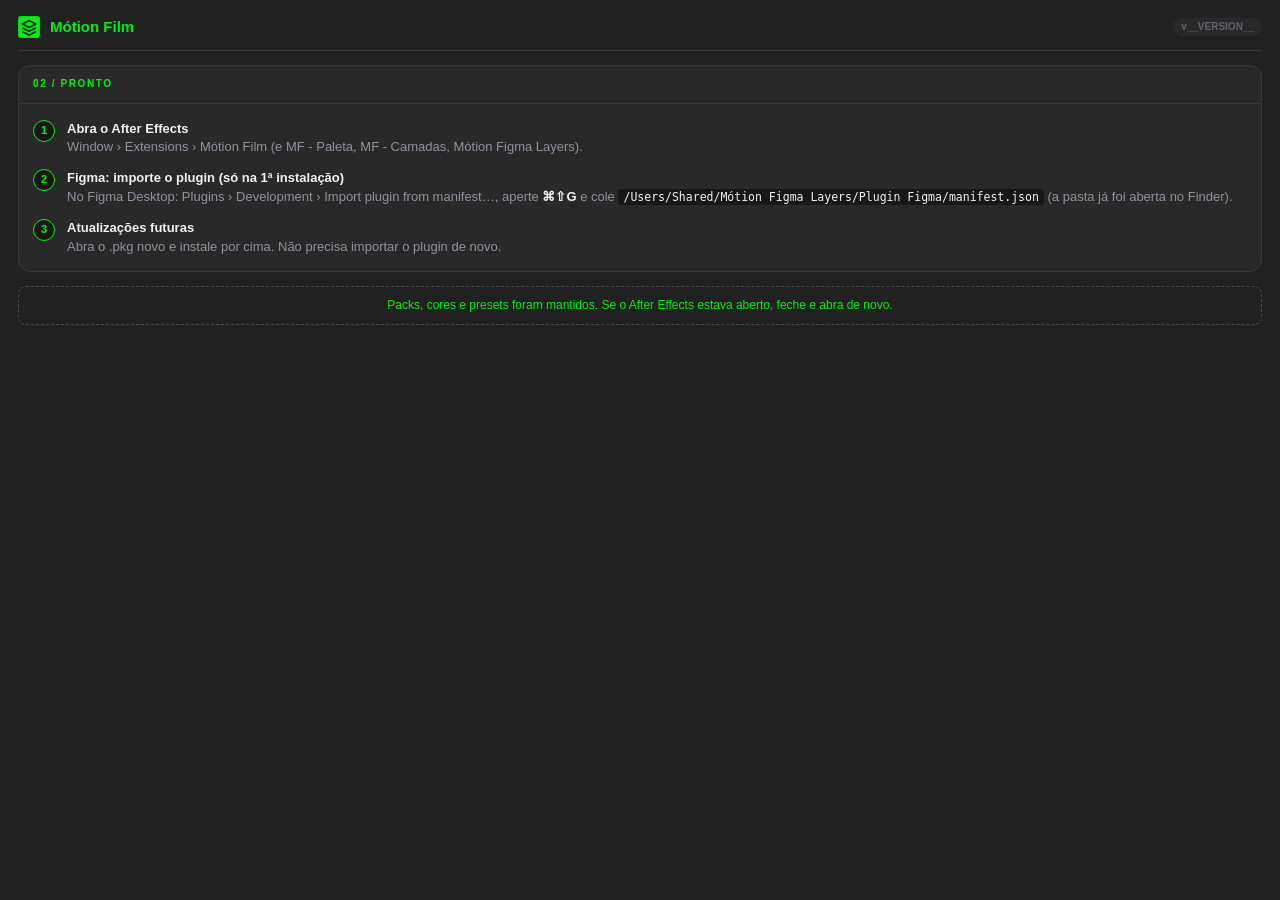
<file: installer/mac/resources/conclusion.html>
<!DOCTYPE html>
<html lang="pt-BR">
<head><meta charset="utf-8"><link rel="stylesheet" href="style.css"></head>
<body><div class="wrap">
  <div class="top"><img src="logo.png" alt=""><span class="brand">Mótion Film</span><span class="pill">v__VERSION__</span></div>
  <div class="card">
    <div class="kicker">02 / Pronto</div>
    <div class="body">
      <div class="step"><div class="dot">1</div><div><b>Abra o After Effects</b><span>Window › Extensions › Mótion Film (e MF - Paleta, MF - Camadas, Mótion Figma Layers).</span></div></div>
      <div class="step"><div class="dot">2</div><div><b>Figma: importe o plugin (só na 1ª instalação)</b><span>No Figma Desktop: Plugins › Development › Import plugin from manifest…, aperte <b style="display:inline">⌘⇧G</b> e cole <code>/Users/Shared/Mótion Figma Layers/Plugin Figma/manifest.json</code> (a pasta já foi aberta no Finder).</span></div></div>
      <div class="step"><div class="dot">3</div><div><b>Atualizações futuras</b><span>Abra o .pkg novo e instale por cima. Não precisa importar o plugin de novo.</span></div></div>
    </div>
  </div>
  <div class="note ok">Packs, cores e presets foram mantidos. Se o After Effects estava aberto, feche e abra de novo.</div>
</div></body>
</html>
</file>
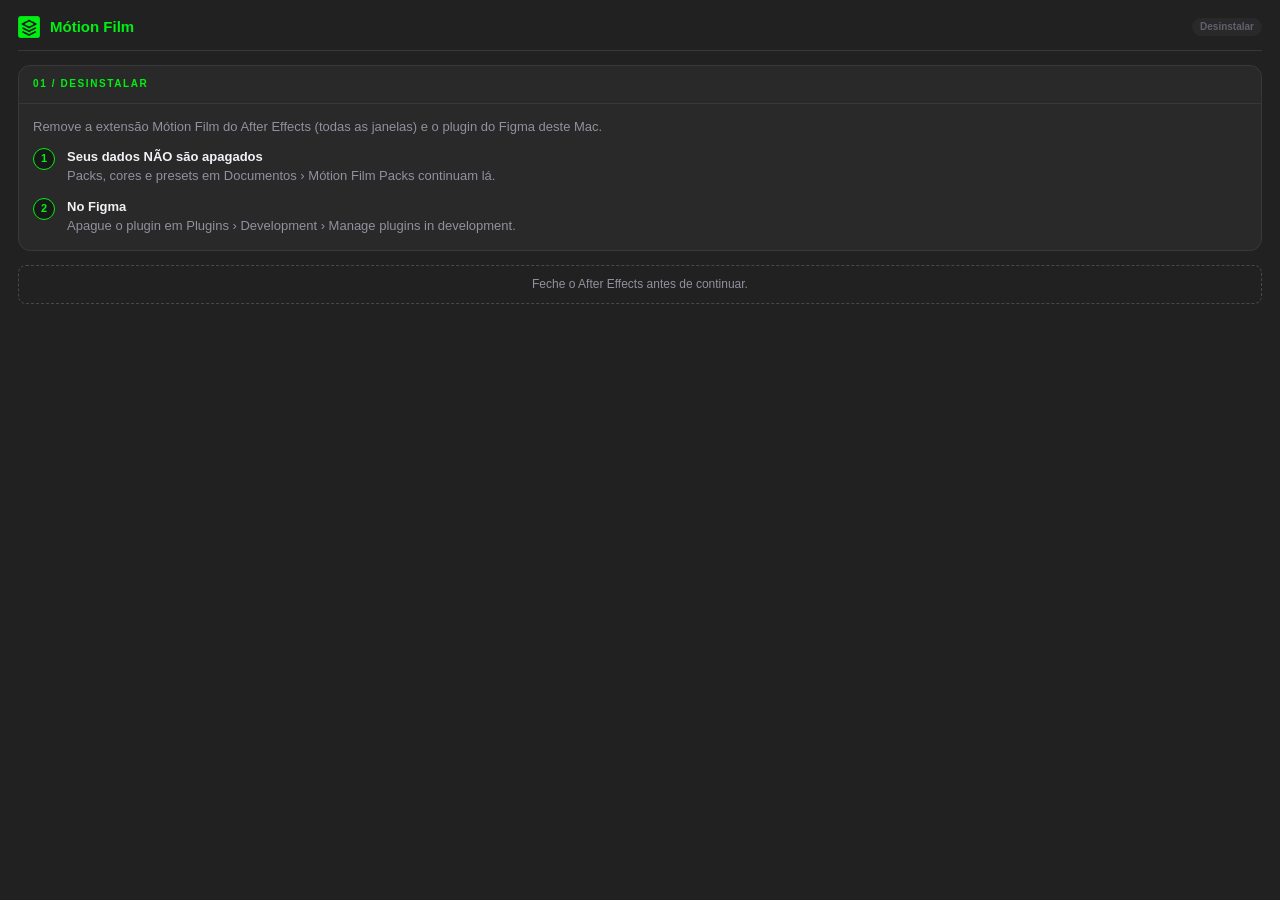
<file: installer/mac/resources/uninstall.html>
<!DOCTYPE html>
<html lang="pt-BR">
<head><meta charset="utf-8"><link rel="stylesheet" href="style.css"></head>
<body><div class="wrap">
  <div class="top"><img src="logo.png" alt=""><span class="brand">Mótion Film</span><span class="pill">Desinstalar</span></div>
  <div class="card">
    <div class="kicker">01 / Desinstalar</div>
    <div class="body">
      <p class="lead">Remove a extensão Mótion Film do After Effects (todas as janelas) e o plugin do Figma deste Mac.</p>
      <div class="step"><div class="dot">1</div><div><b>Seus dados NÃO são apagados</b><span>Packs, cores e presets em Documentos › Mótion Film Packs continuam lá.</span></div></div>
      <div class="step"><div class="dot">2</div><div><b>No Figma</b><span>Apague o plugin em Plugins › Development › Manage plugins in development.</span></div></div>
    </div>
  </div>
  <div class="note">Feche o After Effects antes de continuar.</div>
</div></body>
</html>
</file>
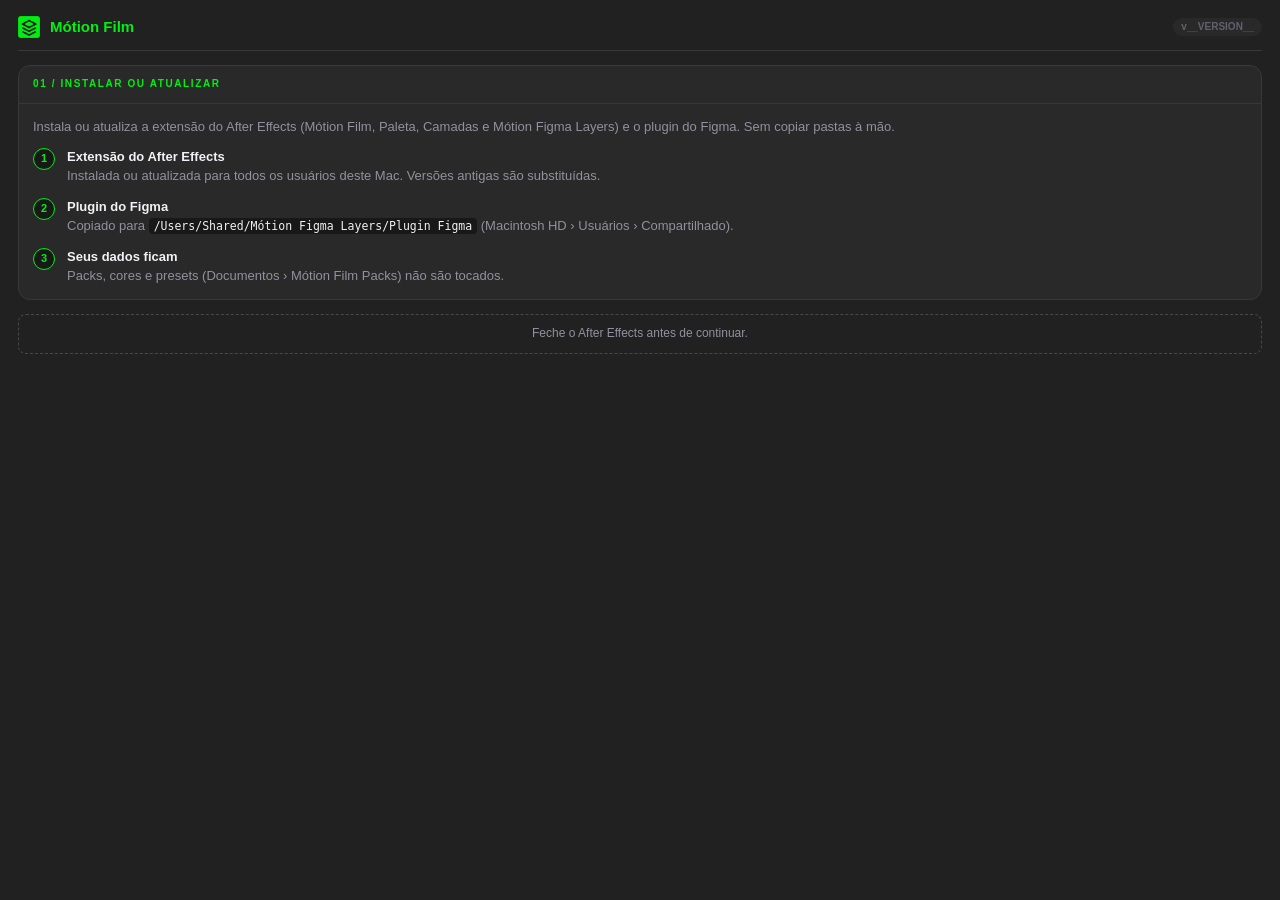
<file: installer/mac/resources/welcome.html>
<!DOCTYPE html>
<html lang="pt-BR">
<head><meta charset="utf-8"><link rel="stylesheet" href="style.css"></head>
<body><div class="wrap">
  <div class="top"><img src="logo.png" alt=""><span class="brand">Mótion Film</span><span class="pill">v__VERSION__</span></div>
  <div class="card">
    <div class="kicker">01 / Instalar ou atualizar</div>
    <div class="body">
      <p class="lead">Instala ou atualiza a extensão do After Effects (Mótion Film, Paleta, Camadas e Mótion Figma Layers) e o plugin do Figma. Sem copiar pastas à mão.</p>
      <div class="step"><div class="dot">1</div><div><b>Extensão do After Effects</b><span>Instalada ou atualizada para todos os usuários deste Mac. Versões antigas são substituídas.</span></div></div>
      <div class="step"><div class="dot">2</div><div><b>Plugin do Figma</b><span>Copiado para <code>/Users/Shared/Mótion Figma Layers/Plugin Figma</code> (Macintosh HD › Usuários › Compartilhado).</span></div></div>
      <div class="step"><div class="dot">3</div><div><b>Seus dados ficam</b><span>Packs, cores e presets (Documentos › Mótion Film Packs) não são tocados.</span></div></div>
    </div>
  </div>
  <div class="note">Feche o After Effects antes de continuar.</div>
</div></body>
</html>
</file>
<file: motion-film/client/styles.css>
/* A CSS display rule beats the UA stylesheet's [hidden] { display: none },
   so elements like .transform-rows (display: flex) stayed visible even
   while marked hidden. This guard restores the expected behaviour. */
[hidden] { display: none !important; }

:root {
  /* --panel is the one surface tone the user picks in appearance
     settings; -deep / -raised / -soft are derived from it at runtime by
     MF.color.applyPanelShades (shared-core.js) so every box tracks the
     background. These literals are just the first-paint fallback for the
     default #212121 and must stay in step with that derivation. */
  --panel: #212121;
  --panel-deep: #181818;
  --panel-raised: #2a2a2a;
  --panel-soft: #252525;
  --line: rgba(255, 255, 255, 0.09);
  --line-strong: rgba(255, 255, 255, 0.16);
  --text: #f2f0f5;
  --muted: #91919f;
  --dim: #60616c;
  --accent: #00f011;
  --accent-bright: #00f011;
  --accent-rgb: 0, 240, 17;
  --accent-ink: #111111;
  --danger: #d36d84;
  --shadow: rgba(0, 0, 0, 0.28);
}

* { box-sizing: border-box; }

html, body {
  width: 100%;
  min-width: 280px;
  height: 100%;
  margin: 0;
  overflow: hidden;
  color: var(--text);
  background: var(--panel);
  font: 12px/1.4 Inter, "Segoe UI", -apple-system, BlinkMacSystemFont, "Helvetica Neue", Arial, sans-serif;
  -webkit-font-smoothing: antialiased;
  /* Without this, Chromium renders native widgets (scrollbars, spin
     buttons) with their light-OS-theme look wherever no author style
     covers them -- the light default scrollbar inside .fp-list, for
     instance, reads as a stray white box against the dark panel. */
  color-scheme: dark;
}

button, input { font: inherit; }
button { cursor: pointer; }
button:focus-visible, input:focus-visible { outline: 1px solid var(--accent-bright); outline-offset: 2px; }

.app-shell { position: relative; display: flex; flex-direction: column; height: 100%; min-height: 0; overflow: hidden; }
/* Single top row: page tabs + (version, settings). The "Mótion Film"
   wordmark row above the tabs was removed to give the pages more height;
   the row's bottom border lives here and the active tab's underline
   overlaps it (negative margin on .page-tab). */
.topbar { display: flex; flex: 0 0 auto; align-items: stretch; padding-top: 4px; border-bottom: 1px solid var(--line); }
.topbar-tools { display: flex; flex-shrink: 0; align-items: center; gap: 6px; padding: 0 14px 0 8px; }
.section-kicker { color: var(--accent-bright); font-size: 9px; font-weight: 700; letter-spacing: .16em; }
h1, p { margin: 0; }
/* Visible from every tab, next to the settings button. */
#version-tag { padding: 2px 6px; border-radius: 9px; background: var(--panel-raised); color: var(--dim); font-size: 9px; font-weight: 650; line-height: 1.4; white-space: nowrap; }
.icon-button { display: flex; align-items: center; justify-content: center; width: 28px; height: 28px; padding: 0; border: 1px solid var(--line); border-radius: 9px; color: var(--muted); background: var(--panel-raised); font-size: 13px; line-height: 1; letter-spacing: 1px; }
.icon-button:hover { border-color: var(--accent); color: var(--text); }

/* Page tabs: switching pages swaps the whole screen (only the active
   .page is shown) rather than overlaying a side panel. */
.page-tabs { display: flex; flex: 1 1 auto; min-width: 0; gap: 4px; padding: 0 0 0 14px; }
.page-tab { display: flex; align-items: center; padding: 9px 9px; border: 0; border-bottom: 2px solid transparent; margin-bottom: -1px; background: transparent; color: var(--muted); font-size: 11px; font-weight: 650; transition: color .15s ease, border-color .15s ease; }
.page-tab:hover { color: var(--text); }
.page-tab.is-active { color: var(--accent-bright); border-bottom-color: var(--accent); }
.page-tab-icon { flex-shrink: 0; }
/* Only the active tab shows its label -- the rest stay icon-only.
   Width itself is NOT animated here (deliberately no `transition` on
   width/margin-left below) -- two CSS-only attempts at that (max-width,
   then grid-template-columns 0fr->1fr) both looked janky in this CEP
   build's Chromium, and grid-template-columns with fr units confirmed
   live to not interpolate there at all (every sampled frame read the
   exact same final value via getComputedStyle, no in-between steps).
   The width instead snaps instantly, and initPageTabs' FLIP-technique
   animateTabLayoutChange() (panel.js) smooths out the resulting icon
   shift with a transform, which stays on the compositor regardless of
   how old the rendering engine is. Only opacity is transitioned here --
   that's the "name appearing" part of the effect, and opacity
   transitions are reliably smooth everywhere. */
.page-tab-label { display: inline-block; width: 0; margin-left: 0; opacity: 0; overflow: hidden; transition: opacity .15s ease; }
.page-tab-label > span { display: block; white-space: nowrap; }
.page-tab.is-active .page-tab-label { width: auto; margin-left: 6px; opacity: 1; transition: opacity .28s ease .1s; }

/* .status used to be a permanently-reserved strip; it's now a transient
   toast that overlays the page instead of taking up layout space, shown
   only while there's a message to show (see setStatus in panel.js). */
.status { position: fixed; left: 14px; right: 14px; z-index: 40; padding: 8px 14px; border-radius: 8px; border: 1px solid var(--line-strong); background: var(--panel-raised); color: var(--muted); font-size: 10.5px; box-shadow: 0 10px 26px var(--shadow); opacity: 0; transform: translateY(-6px); pointer-events: none; transition: opacity .18s ease, transform .18s ease; }
.status.is-visible { opacity: 1; transform: translateY(0); }
.status.is-success { color: var(--accent-bright); border-color: rgba(var(--accent-rgb), .45); }
.status.is-error { color: #f3a3b5; border-color: rgba(211,109,132,.5); }

/* Visibility is driven entirely by the `hidden` attribute (toggled in
   panel.js, same pattern as els.textSection.hidden etc. elsewhere) --
   not a class -- because the global `[hidden] { display: none
   !important }` guard up top would otherwise beat a `.page.is-active {
   display: flex }` class rule and keep an "active" page stuck hidden. */
.page { flex: 1 1 auto; min-height: 0; display: flex; flex-direction: column; }

/* Kit tab: a category rail on the left (like the page-tabs above it, but
   vertical) and a preview grid on the right, split by a draggable
   .kit-resizer handle instead of a fixed border -- dragging it resizes
   .kit-categories (an inline width set by initKitResizer in panel.js)
   while .kit-presets, being flex:1, just fills whatever space is left.
   Presets are built once from KIT_PRESETS in panel.js and just
   re-filtered by category on click -- no rebuild needed when switching
   categories. */
.kit-layout { flex: 1 1 auto; min-height: 0; display: flex; }
.kit-categories { flex: 0 0 auto; width: 92px; display: flex; flex-direction: column; gap: 2px; padding: 10px 6px; overflow-y: auto; }
.kit-categories::-webkit-scrollbar, .kit-presets::-webkit-scrollbar { width: 5px; }
.kit-categories::-webkit-scrollbar-thumb, .kit-presets::-webkit-scrollbar-thumb { background: var(--panel-raised); border-radius: 10px; }
.kit-category { padding: 8px 8px; border: 0; border-radius: 7px; background: transparent; color: var(--muted); font-size: 10.5px; font-weight: 650; text-align: left; }
.kit-category:hover { color: var(--text); background: var(--panel-raised); }
.kit-category.is-active { color: var(--accent-bright); background: rgba(var(--accent-rgb), .16); }
/* "+" at the bottom of the rail, appended after every category (see
   renderKitCategories) -- a small divider above it and centered icon
   (instead of left-aligned text like .kit-category) makes it read as
   an action, not one more group in the list. */
.kit-category-add { display: flex; align-items: center; justify-content: center; margin-top: 4px; padding: 7px 8px; border: 0; border-top: 1px solid var(--line); border-radius: 7px; background: transparent; color: var(--muted); }
.kit-category-add:hover { color: var(--accent-bright); background: var(--panel-raised); }
.kit-resizer { flex: 0 0 auto; width: 9px; margin: 0 -4px; position: relative; cursor: ew-resize; touch-action: none; z-index: 1; }
.kit-resizer::after { content: ""; position: absolute; top: 0; bottom: 0; left: 4px; width: 1px; background: var(--line); transition: background .15s ease, width .15s ease, left .15s ease; }
.kit-resizer:hover::after, .kit-resizer.is-dragging::after { width: 2px; left: 3.5px; background: var(--accent); }
/* Fixed 128px columns, 2 per row at this panel's usual content width
   (~263px: 2*128 + 8px gap ≈ 264px, confirmed live). Went 128 -> 205
   (+60%, one column only) -> back to 128 -- the 205px version looked
   too big in practice once real video content was actually in there;
   the user asked for small enough that 2 fit side by side again, which
   this exact width already did before that +60% pass. Not going back
   to `repeat(2, 1fr)` (the pre-205px CSS) though: `auto-fill` at a
   fixed 128px keeps a wider dock/floating panel gaining more same-sized
   columns automatically, matching the same reasoning the 205px version
   used, rather than 2 fixed columns stretching to fill whatever width
   is available. */
.kit-presets { flex: 1 1 auto; min-width: 0; min-height: 0; overflow-y: auto; padding: 10px; display: grid; grid-template-columns: repeat(auto-fill, 128px); gap: 8px; align-content: start; }
.kit-preset-tile { display: flex; flex-direction: column; padding: 0; border: 1px solid var(--line); border-radius: 9px; background: var(--panel-raised); overflow: hidden; text-align: left; transition: border-color .15s ease; }
.kit-preset-tile:hover { border-color: var(--accent); }
/* aspect-ratio (not a fixed px height) so the preview scales with the
   grid's own column width instead of looking cropped/stretched at
   whatever size a real thumbnail/video ends up being. width:100% is
   NOT redundant with the flex column parent's default align-items:
   stretch here -- confirmed live that once .kit-swatch (the only
   normal-flow child once real media has loaded, see :not(.no-thumb)
   below -- thumb/video are position:absolute, out of flow) gets
   display:none, aspect-ratio has no definite width to derive a height
   from via stretch alone and the whole box collapses to 0x0, even
   though it visually looks like it should stretch. An explicit
   width:100% gives aspect-ratio a definite value regardless of
   content/flex resolution order. */
.kit-preset-preview { position: relative; width: 100%; aspect-ratio: 16 / 9; display: flex; align-items: center; justify-content: center; background: var(--panel-deep); overflow: hidden; }
.kit-preset-label { padding: 6px 8px; color: var(--text); font-size: 10px; font-weight: 650; }
.kit-empty { grid-column: 1 / -1; padding: 22px 10px; text-align: center; color: var(--muted); font-size: 10.5px; }

/* Folders inside a topic (panel.js, kitFolderTile / kitFolderBar): a
   square with its first pack as the cover (big folder icon when empty)
   and a count badge; inside one, a back bar across the whole grid.
   Dragging a pack lights up the folder / back bar / rail topic under it. */
.kit-folder-tile .kit-preset-label { display: flex; align-items: center; font-weight: 750; }
.kit-folder-icon { display: flex; color: var(--dim); }
.kit-folder-icon svg { width: 30px; height: 30px; stroke-width: 1.4; }
.kit-folder-preview.is-empty .kit-preset-thumb, .kit-folder-preview.is-empty .kit-preset-video { display: none; }
.kit-folder-preview:not(.is-empty)::after { content: ""; position: absolute; inset: 0; background: linear-gradient(to top, rgba(0, 0, 0, .55), transparent 55%); pointer-events: none; }
.kit-folder-badge { position: absolute; left: 6px; bottom: 5px; z-index: 1; display: flex; align-items: center; gap: 4px; padding: 2px 6px 2px 5px; border-radius: 6px; color: #fff; background: rgba(0, 0, 0, .55); font-size: 9px; }
.kit-folder-badge svg { width: 11px; height: 11px; }
.kit-folder-badge b { font-weight: 750; }
.kit-folder-tile:hover .kit-folder-badge { color: var(--accent-bright); }
.kit-folder-new { display: flex; flex-direction: column; align-items: center; justify-content: center; gap: 5px; min-height: 92px; padding: 0; border: 1px dashed var(--line); border-radius: 9px; color: var(--dim); background: transparent; font-size: 9.5px; font-weight: 700; }
.kit-folder-new:hover { border-color: var(--accent); color: var(--accent-bright); background: rgba(var(--accent-rgb), .06); }
.kit-folder-bar { grid-column: 1 / -1; display: flex; align-items: center; gap: 8px; min-width: 0; }
.kit-folder-back { min-width: 0; }
.kit-folder-back span { overflow: hidden; text-overflow: ellipsis; white-space: nowrap; }
.kit-folder-back svg + svg { flex-shrink: 0; color: var(--accent-bright); }
.kit-folder-count { margin-left: auto; color: var(--dim); font-size: 9px; white-space: nowrap; }
.kit-folder-more { flex-shrink: 0; width: 26px; height: 24px; padding: 0; border: 1px solid var(--line); border-radius: 6px; color: var(--muted); background: var(--panel-raised); font-size: 13px; line-height: 1; }
.kit-folder-more:hover { border-color: var(--accent); color: var(--accent-bright); }
.kit-preset-tile.is-dragging { opacity: .4; }
body.is-kit-dragging, body.is-kit-dragging * { cursor: grabbing !important; }
.is-drop-target.kit-folder-tile, .is-drop-target.kit-folder-back { border-color: var(--accent); background: rgba(var(--accent-rgb), .14); box-shadow: 0 0 0 2px rgba(var(--accent-rgb), .35); }
.kit-category.is-drop-target { color: var(--accent-bright); background: rgba(var(--accent-rgb), .22); box-shadow: inset 0 0 0 1px var(--accent); }
.kit-drag-ghost { position: fixed; z-index: 9999; max-width: 160px; padding: 4px 9px; overflow: hidden; border: 1px solid var(--accent); border-radius: 7px; color: var(--text); background: var(--panel-raised); box-shadow: 0 6px 18px rgba(0, 0, 0, .45); font-size: 10px; font-weight: 700; text-overflow: ellipsis; white-space: nowrap; pointer-events: none; }

/* Delete mode (armed by the footer's "Delete preset" button): a tile
   being held turns its border red and shakes its label the whole time
   it's held, as the wind-up before the 3-second timer actually deletes
   it (see renderKitPresets in panel.js) -- released early just removes
   this class again, nothing happens. */
.kit-preset-tile.is-deleting-armed { border-color: var(--danger); }
.kit-preset-tile.is-deleting-armed .kit-preset-label { color: var(--danger); animation: kitPresetShake .32s linear infinite; }
@keyframes kitPresetShake {
  0%, 100% { transform: translateX(0); }
  20% { transform: translateX(-2px); }
  40% { transform: translateX(2px); }
  60% { transform: translateX(-1.5px); }
  80% { transform: translateX(1.5px); }
}

.kit-swatch { width: 30px; height: 30px; border-radius: 6px; background: var(--accent-bright); }
.kit-swatch.kit-anim-fade-in { animation: kitPreviewFadeIn 1.8s ease-in-out infinite; }
@keyframes kitPreviewFadeIn {
  0% { opacity: 0; }
  35%, 75% { opacity: 1; }
  100% { opacity: 0; }
}

/* Generic placeholder for any user-saved "Preset comp" (kind: "comp") --
   a whole frame scaling/fading in, standing in for "a composition gets
   inserted", same idea as kit-anim-fade-in is the generic placeholder
   for user-saved "Preset layers". Outline only (not filled) since this
   represents a comp/frame, not a solid shape. */
.kit-swatch.kit-anim-comp-insert { width: 26px; height: 26px; background: none; border: 2px solid var(--accent-bright); border-radius: 4px; animation: kitPreviewCompInsert 1.8s ease-in-out infinite; }
@keyframes kitPreviewCompInsert {
  0% { opacity: 0; transform: scale(.7); }
  35%, 75% { opacity: 1; transform: scale(1); }
  100% { opacity: 0; transform: scale(.7); }
}

/* Real preview media, by convention: assets/kit-previews/<preset id>.jpg
   (poster, shown at rest) + .mp4 (plays on hover, muted+looped). Both
   sit on TOP of .kit-swatch (the CSS-animation placeholder), so a
   preset without real media yet falls straight back to the placeholder
   -- the .kit-preset-preview.no-thumb/no-video classes below get set
   the moment the matching file 404s, no author bookkeeping needed
   per preset. See HANDOFF.md for the exact filenames to drop in. */
/* Thumb sits underneath (painted first in the DOM, see panel.js) and
   stays fully opaque the whole time once loaded -- it is NOT faded out
   while the video plays. Only the video's own opacity toggles with
   .is-playing, painting over the poster when hovering and fading back
   off it on mouseleave. This is deliberate, not an oversight: an
   earlier version faded BOTH opacities in opposite directions at once
   (poster out, video in, and back), which left a real window -- longer
   on a heavier/slower-to-decode clip -- where neither was fully opaque,
   showing the plain dark .kit-preset-preview background as a "goes
   gray" flash on mouseleave. With the poster unconditionally opaque
   underneath, that state can no longer exist: there's always something
   fully visible under the video regardless of its own fade progress. */
.kit-preset-thumb, .kit-preset-video { position: absolute; inset: 0; width: 100%; height: 100%; object-fit: cover; opacity: 0; transition: opacity .15s ease; }
.kit-preset-preview:not(.no-thumb) .kit-preset-thumb { opacity: 1; }
.kit-preset-preview.is-playing:not(.no-video) .kit-preset-video { opacity: 1; }
.kit-preset-preview:not(.no-thumb) .kit-swatch, .kit-preset-preview.is-playing:not(.no-video) .kit-swatch { display: none; }


/* Icons tab: search box + a grid of results from Iconify (no key needed,
   aggregates 150+ openly-licensed icon sets). Each tile's preview is an
   <img> with a data: URI SVG built in panel.js from batched, disk-cached
   icon data, with the panel's text colour baked in (an <img> can't
   inherit currentColor). Import builds a white 512px SVG from the same
   data and hands it to host.jsx to save + import into the project. */
.icons-layout { flex: 1 1 auto; min-height: 0; display: flex; flex-direction: column; padding: 10px 12px; gap: 8px; }
.icons-search { width: 100%; padding: 8px 10px; border: 1px solid var(--line); border-radius: 8px; color: var(--text); background: var(--panel-raised); font-size: 11px; }
.icons-search:focus { outline: 0; border-color: var(--accent); }
.icons-search::placeholder { color: var(--dim); }
/* Native type="search" clear (X) button -- Chromium hides it until there
   is text and renders it near-black on this dark field, so force it on
   and tint it to something visible. */
.icons-search::-webkit-search-cancel-button { -webkit-appearance: none; appearance: none; width: 12px; height: 12px; margin-left: 6px; cursor: pointer; background: var(--muted); -webkit-mask: url("data:image/svg+xml,%3Csvg xmlns='http://www.w3.org/2000/svg' viewBox='0 0 12 12'%3E%3Cpath d='M2 2l8 8M10 2l-8 8' stroke='black' stroke-width='2' stroke-linecap='round'/%3E%3C/svg%3E") center / contain no-repeat; }
.icons-search::-webkit-search-cancel-button:hover { background: var(--text); }
.icons-hint { flex: 0 0 auto; margin: 0; color: var(--muted); font-size: 10px; line-height: 1.4; }
.icons-grid { flex: 1 1 auto; min-height: 0; overflow-y: auto; display: grid; grid-template-columns: repeat(4, 1fr); gap: 6px; align-content: start; }
.icons-tile { display: flex; flex-direction: column; align-items: center; justify-content: center; gap: 0; padding: 10px 2px; border: 1px solid var(--line); border-radius: 8px; background: var(--panel-raised); cursor: pointer; transition: border-color .15s ease, opacity .15s ease; }
.icons-tile:hover { border-color: var(--accent); }
.icons-tile:disabled { opacity: .5; cursor: default; }
.icons-tile img { width: 22px; height: 22px; pointer-events: none; }
.icons-status { grid-column: 1 / -1; padding: 20px 10px; text-align: center; color: var(--muted); font-size: 10.5px; }
.icons-note { grid-column: 1 / -1; margin: 0 0 2px; padding-bottom: 6px; border-bottom: 1px solid var(--line); color: var(--muted); font-size: 10px; font-style: italic; line-height: 1.4; }
.icons-footer { padding: 10px 10px 4px; font-size: 10px; }

/* Captions tab: a one-time local setup step (download whisper.cpp +
   ffmpeg + a language model, all free/unlimited/offline -- see
   host.jsx's getSelectedLayerAudioInfo/createCaptionLayers and
   panel.js's initCaptionsTools for the actual pipeline), then a single
   button that transcribes whichever layer is selected. */
/* .captions-main is now an actual <main> -- same element the Home tab
   uses -- so it picks up that tag's own scroll/padding rule (below,
   "main { ... }") for free instead of duplicating it here, and its
   .section children get the collapsible-box treatment automatically
   (initCollapsibleSections matches "main > .section[data-section-id]").
   .captions-layout itself no longer scrolls on its own -- it's just a
   thin flex pass-through, exactly like .page is for every other tab --
   so #captions-setup (shown instead of <main>, before the one-time
   whisper/ffmpeg download finishes) carries its own padding/gap below
   since it can't inherit it from the layout wrapper anymore. */
.captions-layout { position: relative; flex: 1 1 auto; min-height: 0; display: flex; flex-direction: column; }
#captions-setup { display: flex; flex-direction: column; gap: 10px; padding: 10px 12px; }
.captions-section-body { display: flex; flex-direction: column; gap: 10px; }
.captions-hint { margin: 0; color: var(--muted); font-size: 10px; line-height: 1.5; }
.captions-hint--spaced { margin-top: 16px; padding-top: 14px; border-top: 1px solid var(--line); }
.captions-progress { display: flex; flex-direction: column; gap: 6px; margin-top: 2px; }
.captions-progress-track { width: 100%; height: 5px; border-radius: 4px; background: var(--panel-raised); overflow: hidden; }
.captions-progress-fill { height: 100%; width: 0%; background: var(--accent); border-radius: 4px; transition: width .2s ease; }
/* The step/status line (what's happening right now -- downloading,
   extracting audio, transcribing...) needs to read at a glance, unlike
   the static instructional .captions-hint paragraphs around it, so it
   gets the theme's accent colour, a larger size, and a spinner. */
.captions-step { display: flex; align-items: center; gap: 8px; margin: 10px 0 0; }
.captions-step-text { color: var(--accent-bright); font-size: 12px; font-weight: 650; line-height: 1.4; }
.captions-spinner { flex: 0 0 auto; width: 13px; height: 13px; border-radius: 50%; border: 2px solid var(--panel-raised); border-top-color: var(--accent-bright); animation: captionsSpin .7s linear infinite; }
@keyframes captionsSpin { to { transform: rotate(360deg); } }
/* Same thin-scrollbar look as `main` on the Home/Text pages, for visual
   consistency across every custom-scrolling area in the panel. */
.icons-grid::-webkit-scrollbar { width: 5px; }
.icons-grid::-webkit-scrollbar-thumb { background: var(--panel-raised); border-radius: 10px; }

main { flex: 1 1 auto; min-height: 0; overflow-y: auto; padding: 10px 12px 4px; }
main::-webkit-scrollbar { width: 5px; }
main::-webkit-scrollbar-thumb { background: var(--panel-raised); border-radius: 10px; }

/* Each .section is a self-contained "folder": .section-tab is the
   clickable label sitting on top (rounded top corners only),
   .section-body is the card underneath it (rounded bottom corners),
   sharing a border colour so the seam between them reads as one
   continuous outline when expanded.

   A diagonally-notched version of the tab (kicker in a manila-folder-
   style cut corner, title/controls in a separate flat bar) was tried
   here across three attempts -- two with CSS clip-path, one with an
   inline SVG path for the notch shape -- and reverted: all three looked
   right in a standalone browser but wrong inside the actual CEP panel in
   After Effects. Back to this plain rounded-tab version, which is the
   one that was actually confirmed working there. */
.section { margin-bottom: 10px; border-radius: 12px; box-shadow: 0 4px 14px rgba(0,0,0,.22); }
.section:last-child { margin-bottom: 0; }
.section.is-collapsed { box-shadow: none; }
.section-heading { display: flex; flex: 1; min-width: 0; align-items: flex-start; justify-content: space-between; gap: 12px; }
.section-heading.compact { align-items: center; }

.section-tab { display: flex; align-items: center; justify-content: space-between; gap: 10px; padding: 11px 14px; border: 1px solid var(--line-strong); border-radius: 12px 12px 0 0; background: var(--panel-raised); cursor: pointer; user-select: none; transition: border-color .15s ease; }
.section-tab:hover { border-color: var(--accent); }
.section-tab:focus-visible { outline: 1px solid var(--accent-bright); outline-offset: -2px; }
.section.is-collapsed .section-tab { border-radius: 12px; }
.section-chevron { flex-shrink: 0; color: var(--dim); transition: transform .18s ease; }
.section.is-collapsed .section-chevron { transform: rotate(-90deg); }

.section-body { overflow: hidden; padding: 15px 14px; border: 1px solid var(--line); border-top: 0; border-radius: 0 0 12px 12px; background: var(--panel-raised); transition: max-height .22s ease, padding .22s ease, border-color .18s ease, opacity .18s ease; }
.section.is-collapsed .section-body { padding-top: 0; padding-bottom: 0; border-width: 0; border-color: transparent; opacity: 0; }
.section.no-transition .section-body { transition: none; }

.primary-button, .secondary-button {
  border: 1px solid var(--line);
  border-radius: 8px;
  color: var(--text);
  background: var(--panel-raised);
  font-size: 10px;
  font-weight: 700;
  transition: transform .16s ease, filter .16s ease, background .16s ease, border-color .16s ease;
}
.primary-button { padding: 9px 11px; white-space: nowrap; }
.primary-button:hover, .secondary-button:hover { border-color: var(--accent); filter: brightness(1.1); transform: translateY(-1px); }

.curve-editor { position: relative; height: 224px; margin-top: 15px; overflow: hidden; border: 1px solid var(--line); border-radius: 12px; background: var(--panel-deep); touch-action: none; cursor: crosshair; }
#curve-canvas { display: block; width: 100%; height: 100%; }
.curve-axis { position: absolute; color: var(--dim); font-size: 8px; font-weight: 700; letter-spacing: .13em; pointer-events: none; }
.axis-x { right: 9px; bottom: 7px; }
/* First thing in the Curves card: no top margin, so the space above it
   is just .section-body's 15px padding -- same as below the action row. */
.motion-row { display: flex; align-items: flex-start; gap: 10px; }
.motion-row .curve-editor { flex: 1 1 auto; min-width: 0; margin-top: 0; height: auto; }
.anchor-panel { display: flex; flex-direction: column; flex: 0 0 auto; padding: 9px; border: 1px solid var(--line); border-radius: 12px; background: var(--panel-deep); }
.anchor-grid { flex: 1; display: grid; grid-template-columns: repeat(3, 1fr); grid-template-rows: repeat(3, 1fr); gap: 0; }
/* The button covers its entire cell so the whole third is clickable,
   while only the small dot is drawn. */
.anchor-dot { display: flex; align-items: center; justify-content: center; width: 100%; height: 100%; min-width: 0; min-height: 0; padding: 0; border: 0; border-radius: 6px; background: transparent; }
.anchor-dot::before { content: ""; display: block; width: 10px; height: 10px; border: 1.5px solid var(--line-strong); border-radius: 50%; background: var(--panel-raised); transition: border-color .12s ease, background .12s ease, transform .12s ease; }
.anchor-dot:hover::before { border-color: var(--accent-bright); background: rgba(var(--accent-rgb), .18); transform: scale(1.2); }
.anchor-dot:active::before { transform: scale(.85); }
.velocity-controls { display: grid; grid-template-columns: auto 1fr 1fr auto; align-items: center; gap: 9px; margin-top: 14px; }
.velocity-input { display: flex; align-items: center; gap: 5px; min-width: 0; padding: 7px 8px; border: 1px solid var(--line); border-radius: 7px; background: var(--panel-raised); }
.velocity-input span { color: var(--dim); font-size: 8px; font-weight: 800; letter-spacing: .08em; }
.velocity-input input { width: 34px; min-width: 0; border: 0; color: var(--text); background: transparent; font-size: 12px; text-align: right; }
.velocity-input input:focus { outline: 0; }
.velocity-controls input[type="range"] { width: 100%; }

.footer-actions { display: flex; align-items: stretch; flex: 1; min-width: 0; gap: 6px; }
/* height:100% + min-height keeps the buttons at their old 38px when the
   bar is at its natural height, and lets them grow to fill it once the
   bar has been dragged taller (see .footer-resizer / initFooterResizer). */
.footer-button { display: flex; align-items: center; justify-content: center; flex: 1; min-width: 0; height: 100%; min-height: 38px; padding: 0; border: 1px solid var(--line); border-radius: 6px; color: var(--muted); background: var(--panel-raised); transition: border-color .15s ease, color .15s ease; }
.footer-button:hover { border-color: var(--accent); color: var(--accent-bright); }
.footer-button:active { transform: scale(.97); }
.footer-button svg { display: block; }
/* Kit's footer buttons (Preset layers/comp, Export/Delete preset) --
   originally had a text label next to the icon, but with 4 of them
   side by side the labels wrapped and felt cramped (user feedback,
   screenshot). Icon-only now, same as Home's footer; the label text
   moved to a custom delayed tooltip (see .footer-tooltip below and
   initFooterTooltips in panel.js) instead of disappearing outright. */
.footer-button-labeled svg { flex-shrink: 0; }
.footer-button.danger:hover { border-color: var(--danger); color: #eaa0b1; }

/* Custom hover tooltip: native `title` pops up instantly with no
   styling control. This one waits for the mouse to sit still over the
   trigger for ~1s (initFooterTooltips in panel.js) before fading in, a
   small dark bubble above the button -- less abrupt, and themed to
   match the rest of the panel instead of the OS's plain tooltip box. */
.footer-tooltip {
  position: fixed;
  z-index: 60;
  max-width: 220px;
  padding: 6px 9px;
  border-radius: 6px;
  border: 1px solid var(--line);
  background: var(--panel-raised);
  color: var(--text);
  font-size: 10.5px;
  font-weight: 500;
  line-height: 1.4;
  text-align: left;
  box-shadow: 0 6px 18px rgba(0, 0, 0, .35);
  pointer-events: none;
  opacity: 0;
  transform: translateY(2px);
  transition: opacity .12s ease, transform .12s ease;
}
.footer-tooltip.is-visible { opacity: 1; transform: translateY(0); }

.action-row { display: grid; grid-template-columns: repeat(4, 1fr); gap: 6px; margin-top: 12px; }
.action-button { display: flex; align-items: center; justify-content: center; height: 34px; padding: 0; border: 1px solid var(--line); border-radius: 8px; color: var(--muted); background: var(--panel-raised); transition: border-color .15s ease, color .15s ease, transform .15s ease; }
.action-button:hover { border-color: var(--accent); color: var(--accent-bright); transform: translateY(-1px); }
.action-button:active { transform: translateY(0); }
.action-button svg { display: block; }
.action-button:disabled { color: var(--dim); cursor: default; opacity: .5; }
.action-button:disabled:hover { border-color: var(--line); color: var(--dim); transform: none; }

.link-button { padding: 3px 5px; border: 0; border-radius: 4px; color: var(--accent-bright); background: transparent; font-size: 10px; font-weight: 650; }
.link-button:hover { background: rgba(var(--accent-rgb), .16); }
.empty-state { width: 100%; margin-top: 11px; padding: 13px; border: 1px dashed var(--line-strong); border-radius: 8px; color: var(--muted); font-size: 10px; text-align: center; }

.transform-rows { display: flex; flex-direction: column; gap: 5px; margin-top: 12px; }
.t-row { display: grid; grid-template-columns: 20px minmax(0, 74px) 16px minmax(0, 1fr); align-items: center; gap: 5px; }
.t-row > .t-fields, .t-row > .t-label { color: var(--muted); font-size: 10px; overflow: hidden; text-overflow: ellipsis; white-space: nowrap; }
.t-stopwatch { display: flex; align-items: center; justify-content: center; width: 20px; height: 20px; padding: 0; border: 1px solid transparent; border-radius: 5px; color: var(--dim); background: transparent; }
.t-stopwatch:hover { color: var(--accent-bright); border-color: rgba(var(--accent-rgb), .45); }
.t-stopwatch.is-animated { color: var(--accent-bright); border-color: var(--accent); background: rgba(var(--accent-rgb), .16); }
.t-stopwatch.is-keyed { background: rgba(var(--accent-rgb), .34); }
.t-link { display: flex; align-items: center; justify-content: center; width: 16px; height: 16px; padding: 0; border: 0; border-radius: 4px; color: var(--dim); background: transparent; }
.t-link:hover { color: var(--accent-bright); }
.t-link.is-on { color: var(--accent-bright); }
.t-link-spacer { display: block; width: 16px; }
.t-fields { display: flex; min-width: 0; gap: 6px; }
.t-field { position: relative; display: flex; align-items: center; flex: 0 0 auto; width: 76px; border: 1px solid var(--line); border-radius: 6px; background: var(--panel-raised); }
.t-field:hover { border-color: rgba(var(--accent-rgb), .4); }
.t-field:focus-within { border-color: var(--accent); }
.t-input { width: 100%; min-width: 0; padding: 6px 2px 6px 6px; border: 0; border-radius: 6px; color: var(--accent-bright); background: transparent; font-size: 10px; cursor: ew-resize; user-select: none; }
.t-input:focus { outline: 0; }
.t-input.is-scrubbing { color: var(--text); }
.t-input.is-typing { color: var(--text); cursor: text; user-select: text; }
.t-suffix { padding-right: 6px; color: var(--dim); font-size: 9px; pointer-events: none; }

.fp-popover { position: fixed; z-index: 60; width: 220px; padding: 8px; border: 1px solid var(--line-strong); border-radius: 10px; background: var(--panel-soft); box-shadow: 0 14px 36px var(--shadow); }
.fp-search { width: 100%; margin-bottom: 6px; padding: 6px 8px; border: 1px solid var(--line); border-radius: 6px; color: var(--text); background: var(--panel-raised); font-size: 11px; }
.fp-search:focus { outline: 0; border-color: var(--accent); }
.fp-list { display: flex; flex-direction: column; gap: 1px; max-height: 200px; overflow-y: auto; }
.fp-list::-webkit-scrollbar { width: 5px; }
.fp-list::-webkit-scrollbar-track { background: transparent; }
.fp-list::-webkit-scrollbar-thumb { background: var(--panel-raised); border-radius: 10px; }
.fp-list::-webkit-scrollbar-thumb:hover { background: var(--line-strong); }
.fp-item { display: flex; align-items: center; gap: 7px; padding: 6px 8px; border: 0; border-radius: 5px; color: var(--text); background: transparent; font-size: 11px; text-align: left; }
.fp-item:hover { color: var(--accent-bright); background: rgba(var(--accent-rgb), .16); }
.fp-item-dot { flex-shrink: 0; width: 4px; height: 4px; border-radius: 50%; background: var(--accent-bright); visibility: hidden; }
.fp-item.is-selected .fp-item-dot { visibility: visible; }
.fp-empty { padding: 8px; color: var(--muted); font-size: 10px; text-align: center; }
.fp-item-remove { margin-left: auto; padding: 0 3px; color: var(--muted); font-size: 12px; line-height: 1; }
.fp-item-remove:hover { color: #f3a3b5; }
.option-picker-add { display: flex; gap: 4px; margin-top: 6px; padding-top: 6px; border-top: 1px solid var(--line); }
.option-picker-add-input { flex: 1 1 auto; min-width: 0; padding: 5px 7px; border: 1px solid var(--line); border-radius: 6px; color: var(--text); background: var(--panel-deep); font-size: 10px; }
.option-picker-add-input:focus { outline: 0; border-color: var(--accent); }
.option-picker-add-button { flex: 0 0 auto; padding: 5px 8px; border: 0; border-radius: 6px; color: var(--accent-bright); background: rgba(var(--accent-rgb), .16); font-size: 10px; font-weight: 650; }
.option-picker-add-button:hover { filter: brightness(1.15); }
.option-picker-add--standalone { margin-top: 0; padding-top: 0; border-top: 0; }

.t-color { width: 26px; height: 26px; flex: 0 0 auto; padding: 0; border: 1px solid var(--line-strong); border-radius: 5px; cursor: pointer; }
.t-color:hover { border-color: var(--accent); }

.cp-popover { position: fixed; z-index: 60; width: 208px; padding: 9px; border: 1px solid var(--line-strong); border-radius: 10px; background: var(--panel-soft); box-shadow: 0 14px 36px var(--shadow); }
.cp-top { display: flex; gap: 8px; }
.cp-sv { position: relative; flex: 1; height: 132px; border-radius: 6px; cursor: crosshair; touch-action: none; }
.cp-sv-dot { position: absolute; width: 11px; height: 11px; margin: -5.5px 0 0 -5.5px; border: 2px solid #fff; border-radius: 50%; box-shadow: 0 0 0 1px rgba(0,0,0,.5); pointer-events: none; }
.cp-hue { position: relative; width: 16px; height: 132px; border-radius: 5px; cursor: ns-resize; touch-action: none;
  background: linear-gradient(to bottom, #f00 0%, #ff0 17%, #0f0 33%, #0ff 50%, #00f 67%, #f0f 83%, #f00 100%); }
.cp-hue-dot { position: absolute; left: -2px; right: -2px; height: 4px; margin-top: -2px; border: 1.5px solid #fff; border-radius: 3px; box-shadow: 0 0 0 1px rgba(0,0,0,.5); pointer-events: none; }
.cp-bottom { display: flex; align-items: center; gap: 6px; margin-top: 9px; }
.cp-drop { display: flex; align-items: center; justify-content: center; width: 26px; height: 26px; flex-shrink: 0; padding: 0; border: 1px solid var(--line); border-radius: 6px; color: var(--muted); background: var(--panel-raised); }
.cp-drop:hover { border-color: var(--accent); color: var(--accent-bright); }
.cp-hex-wrap { display: flex; align-items: center; flex: 1; min-width: 0; height: 26px; padding: 0 7px; border: 1px solid var(--line); border-radius: 6px; background: var(--panel-raised); }
.cp-hex-wrap span { color: var(--dim); font-size: 10px; }
.cp-hex { width: 100%; min-width: 0; border: 0; color: var(--text); background: transparent; font-family: monospace; font-size: 11px; letter-spacing: .04em; text-transform: uppercase; }
.cp-hex:focus { outline: 0; }
.cp-preview { width: 26px; height: 26px; flex-shrink: 0; border: 1px solid var(--line-strong); border-radius: 6px; }

.settings-popover { position: absolute; z-index: 3; top: 44px; right: 14px; width: 190px; padding: 12px; border: 1px solid var(--line-strong); border-radius: 10px; background: var(--panel-raised); box-shadow: 0 12px 32px var(--shadow); }
.popover-heading { display: flex; align-items: center; justify-content: space-between; margin-bottom: 11px; color: var(--text); font-size: 11px; font-weight: 700; }
.popover-heading button { border: 0; color: var(--muted); background: transparent; font-size: 17px; line-height: 1; }
.settings-popover label + label { margin-top: 9px; }
/* Accent and Panel side by side -- keeps the popover short. */
.settings-colors { display: flex; gap: 18px; }
.settings-colors label + label { margin-top: 0; }
.settings-popover input[type="color"] { width: 100%; height: 24px; padding: 0; border: 1px solid var(--line); border-radius: 5px; background: transparent; }
.color-with-picker { display: flex; align-items: center; gap: 6px; margin-top: 5px; }
.color-with-picker .t-color { width: 28px; height: 28px; }
.settings-divider { margin: 12px 0 10px; border-top: 1px solid var(--line); }
.settings-row { display: flex; align-items: center; justify-content: space-between; gap: 10px; color: var(--text); font-size: 10.5px; line-height: 1.35; }
.settings-note { margin-top: 7px; color: var(--muted); font-size: 9.5px; line-height: 1.45; }
/* Elastic shortcut field (Tools › 04 Elastic): click, then press the keys (elastic.js) */
.settings-key-input { flex-shrink: 0; width: 118px; padding: 4px 6px; border: 1px solid var(--line); border-radius: 6px; outline: none; color: var(--text); background: var(--panel-soft); font-size: 10.5px; text-align: center; cursor: pointer; caret-color: transparent; }
.settings-key-input.is-capturing { border-color: var(--accent); color: var(--accent-bright); }
.settings-key-input:disabled { opacity: .45; cursor: default; }
.settings-number-input { flex-shrink: 0; width: 58px; padding: 4px 6px; border: 1px solid var(--line); border-radius: 6px; color: var(--text); background: var(--panel-soft); font-size: 10.5px; text-align: right; }
/* Pill toggle -- same look as .effects-master-toggle, reused for the
   settings popover's on/off switches. */
.mf-switch { position: relative; flex-shrink: 0; width: 34px; height: 19px; padding: 2px; border: 1px solid var(--line-strong); border-radius: 10px; background: var(--panel-deep); transition: background .15s ease, border-color .15s ease; }
.mf-switch-thumb { display: block; width: 13px; height: 13px; border-radius: 50%; background: var(--muted); transition: transform .18s ease, background .15s ease; }
.mf-switch[aria-checked="true"] { background: var(--accent); border-color: var(--accent); }
.mf-switch[aria-checked="true"] .mf-switch-thumb { transform: translateX(15px); background: var(--panel-deep); }

/* Caption Settings modal -- a real full-panel overlay (dims + blurs
   everything behind it), unlike .settings-popover/.fp-popover which are
   small anchored popovers. Opened from the Captions tab's "Transcribe
   Selected Layer" button instead of running immediately. */
.modal-overlay { position: absolute; inset: 0; z-index: 50; display: flex; align-items: center; justify-content: center; padding: 16px; background: rgba(0,0,0,.45); backdrop-filter: blur(4px); -webkit-backdrop-filter: blur(4px); }
.modal-panel { width: 100%; max-width: 320px; max-height: 100%; overflow-y: auto; padding: 14px; border: 1px solid var(--line-strong); border-radius: 12px; background: var(--panel-raised); box-shadow: 0 20px 48px var(--shadow); }
.modal-label { display: block; margin: 12px 0 6px; color: var(--muted); font-size: 10px; font-weight: 650; text-transform: uppercase; letter-spacing: .04em; }
.modal-label:first-of-type { margin-top: 0; }
.modal-number-input { width: 100%; padding: 7px 9px; border: 1px solid var(--line); border-radius: 7px; color: var(--text); background: var(--panel-soft); font-size: 11px; }
.modal-number-input:disabled { opacity: .45; }
.modal-picker-button { width: 100%; padding: 8px 10px; border: 1px solid var(--line); border-radius: 7px; color: var(--text); background: var(--panel-soft); font-size: 11px; font-weight: 650; text-align: left; }
.modal-picker-button:hover { border-color: var(--accent); }
#captions-settings-confirm { width: 100%; margin-top: 16px; }

.button-row { display: flex; gap: 8px; }
.button-row .secondary-button { flex: 1 1 0; min-width: 0; margin-top: 0; }

#style-presets-manage-overlay .button-row { margin-bottom: 11px; }

.style-presets-list { display: flex; flex-direction: column; gap: 6px; max-height: 320px; overflow-y: auto; }
.style-presets-list::-webkit-scrollbar { width: 5px; }
.style-presets-list::-webkit-scrollbar-thumb { background: var(--panel-raised); border-radius: 10px; }
.style-preset-row { display: flex; align-items: center; gap: 6px; padding: 8px 9px; border: 1px solid var(--line); border-radius: 8px; background: var(--panel-soft); }
.style-preset-row-name { flex: 1 1 auto; min-width: 0; color: var(--text); font-size: 11px; font-weight: 650; overflow: hidden; text-overflow: ellipsis; white-space: nowrap; }
.style-preset-row-input { flex: 1 1 auto; min-width: 0; padding: 5px 7px; border: 1px solid var(--line); border-radius: 6px; color: var(--text); background: var(--panel-deep); font-size: 11px; }
.style-preset-row-input:focus { outline: 0; border-color: var(--accent); }
.style-preset-row button { flex: 0 0 auto; padding: 5px 8px; border: 0; border-radius: 6px; color: var(--muted); background: transparent; font-size: 10px; font-weight: 650; }
.style-preset-row button:hover { color: var(--accent-bright); background: rgba(var(--accent-rgb), .16); }
.style-preset-row .style-preset-row-delete:hover { color: #f3a3b5; background: rgba(211,109,132,.16); }
.style-presets-empty { padding: 20px 10px; text-align: center; color: var(--muted); font-size: 10.5px; }

/* Kit preset render overlay (#kit-render-overlay, see index.html) --
   no .modal-panel here, just the mascot clip. The <video> itself
   (.kit-render-mascot-source) stays invisible; #kit-render-mascot is a
   <canvas> that playKitMascotConfirmation (panel.js) draws real,
   per-pixel alpha-keyed frames onto -- NOT a mix-blend-mode trick.
   Confirmed live, twice, that mix-blend-mode simply isn't compositing
   at all in this CEP build's Chromium (not video-specific, not
   backdrop-filter-specific -- a plain white test div with
   mix-blend-mode: difference rendered as flat unblended white both
   inside this overlay and completely on its own elsewhere in the
   page), so no CSS property here is depended on to make the clip's
   black background disappear -- the canvas's pixels are genuinely
   transparent where the source was black. pointer-events: none on
   both -- this is a status indicator, not something to click.

   500px, no max-width cap -- the source clip has real empty margin
   baked into the frame around the mascot subject itself (not something
   CSS can trim), so making the whole frame bigger is the only way to
   make the SUBJECT read as bigger. The user explicitly said overflow
   past the panel's own ~407px width and getting clipped by
   .app-shell's overflow:hidden is fine here, so this is deliberately
   uncapped rather than fit-to-panel. */
.kit-render-mascot-source { position: absolute; width: 1px; height: 1px; opacity: 0; pointer-events: none; }
.kit-render-mascot { width: 500px; height: auto; pointer-events: none; }

/* Shown during phase 1 (see the HTML comment on #kit-render-overlay) --
   same look as .captions-spinner (a thin ring, accent-coloured top arc,
   reusing the existing @keyframes captionsSpin), just a bigger, centred
   version with a text label underneath, since this one stands alone as
   the overlay's only content instead of sitting inline next to text. */
.kit-render-spinner-wrap { display: flex; flex-direction: column; align-items: center; gap: 12px; }
.kit-render-spinner { width: 40px; height: 40px; border-radius: 50%; border: 3px solid var(--panel-raised); border-top-color: var(--accent-bright); animation: captionsSpin .7s linear infinite; }
.kit-render-spinner-text { color: var(--accent-bright); font-size: 11px; font-weight: 650; }

/* Effects Manager tab -- one row per distinct effect (matchName) found
   across every currently selected layer, union not intersection. Row
   layout modeled on .style-preset-row above (checkbox/name/count/
   delete) for visual consistency across the extension's list-style
   panels, in our own accent colour rather than the green reference. */
.effects-manager-summary { display: flex; align-items: center; justify-content: space-between; gap: 10px; margin-bottom: 11px; padding-bottom: 11px; border-bottom: 1px solid var(--line); }
.effects-manager-total { color: var(--accent-bright); font-size: 10px; font-weight: 700; letter-spacing: .08em; }

.effects-master-toggle { position: relative; flex-shrink: 0; width: 34px; height: 19px; padding: 2px; border: 1px solid var(--line-strong); border-radius: 10px; background: var(--panel-deep); transition: background .15s ease, border-color .15s ease; }
.effects-master-toggle-thumb { display: block; width: 13px; height: 13px; border-radius: 50%; background: var(--muted); transition: transform .18s ease, background .15s ease; }
.effects-master-toggle[aria-checked="true"] { background: var(--accent); border-color: var(--accent); }
.effects-master-toggle[aria-checked="true"] .effects-master-toggle-thumb { transform: translateX(15px); background: var(--panel-deep); }

.effects-manager-list { display: flex; flex-direction: column; gap: 6px; max-height: 420px; overflow-y: auto; }
.effects-manager-list::-webkit-scrollbar { width: 5px; }
.effects-manager-list::-webkit-scrollbar-thumb { background: var(--panel-raised); border-radius: 10px; }
.effects-manager-row { display: flex; align-items: center; gap: 9px; padding: 8px 9px; border: 1px solid var(--line); border-radius: 8px; background: var(--panel-soft); }
.effects-row-checkbox { display: flex; align-items: center; justify-content: center; flex-shrink: 0; width: 18px; height: 18px; padding: 0; border: 1px solid var(--line-strong); border-radius: 5px; background: var(--panel-deep); color: transparent; transition: background .15s ease, border-color .15s ease, color .15s ease; }
.effects-row-checkbox svg { display: block; }
.effects-row-checkbox.is-checked { border-color: var(--accent); background: var(--accent); color: var(--panel-deep); }
.effects-row-checkbox.is-mixed { border-color: var(--accent); background: var(--panel-raised); color: var(--accent-bright); }
.effects-row-name { flex: 1 1 auto; min-width: 0; color: var(--text); font-size: 11px; font-weight: 650; overflow: hidden; text-overflow: ellipsis; white-space: nowrap; }
.effects-row-count { flex-shrink: 0; color: var(--dim); font-size: 10px; font-weight: 650; }
.effects-row-delete { display: flex; align-items: center; justify-content: center; flex-shrink: 0; width: 24px; height: 24px; padding: 0; border: 0; border-radius: 6px; color: var(--muted); background: transparent; transition: background .15s ease, color .15s ease; }
.effects-row-delete:hover { color: #f3a3b5; background: rgba(211,109,132,.16); }

.segmented { display: flex; border: 1px solid var(--line); border-radius: 7px; overflow: hidden; }
.segmented-option { flex: 1 1 0; padding: 7px 4px; border: 0; border-right: 1px solid var(--line); color: var(--muted); background: var(--panel-soft); font-size: 10px; font-weight: 650; text-align: center; }
.segmented-option:last-child { border-right: 0; }
.segmented-option.is-active { color: var(--accent-bright); background: rgba(var(--accent-rgb), .16); }
.segmented-option:hover:not(.is-active) { color: var(--text); }
.secondary-button { width: 100%; margin-top: 12px; padding: 7px; color: var(--text); background: var(--panel-soft); }
/* Icon + short label side by side, centered as a unit -- Captions tab
   buttons (Transcribe/Import SRT/Save Preset/Manage/Change Style),
   paired with the long explanatory text moving to a data-tooltip
   instead of a permanent paragraph (see initFooterTooltips, built for
   the Kit tab's footer and reused here as-is -- it wires up ANY
   [data-tooltip] element on the page, not just Kit's). */
.secondary-button-icon { display: flex; align-items: center; justify-content: center; gap: 7px; }
.secondary-button-icon svg { flex-shrink: 0; }

/* The action bar's height is user-adjustable: drag the .footer-resizer
   handle sitting on its top edge (Home + Kit share one --footer-h, set
   by initFooterResizer / persisted to localStorage). Unset -> `auto`,
   i.e. the original content height. main / .kit-layout are flex:1 so
   they give back whatever space the bar takes. */
.footer { position: relative; display: flex; align-items: stretch; flex: 0 0 auto; height: var(--footer-h, auto); padding: 8px 14px; border-top: 1px solid var(--line); background: var(--panel-deep); color: var(--dim); font-size: 9px; }
.footer-resizer { position: absolute; left: 0; right: 0; top: -4px; height: 9px; cursor: ns-resize; touch-action: none; z-index: 2; }
.footer-resizer::after { content: ""; position: absolute; left: 14px; right: 14px; top: 3.5px; height: 2px; border-radius: 2px; background: transparent; transition: background .15s ease; }
.footer-resizer:hover::after, .footer-resizer:focus-visible::after, .footer-resizer.is-dragging::after { background: var(--accent); }
.footer-resizer:focus-visible { outline: none; }

@media (max-width: 320px) {
  .page-tabs { padding-left: 10px; }
  .topbar-tools { padding-right: 10px; }
  main { padding-left: 8px; padding-right: 8px; }
  .section-tab, .section-body { padding-left: 10px; padding-right: 10px; }
  .velocity-controls { gap: 6px; }
  .velocity-input input { width: 26px; }
  .t-row { grid-template-columns: 18px minmax(0, 62px) 14px minmax(0, 1fr); gap: 4px; }
  .t-row > .t-fields { margin-left: 5px; gap: 4px; }
  .t-field { width: 60px; }
  .motion-row { flex-direction: column; align-items: center; }
  .motion-row .curve-editor { width: 100%; }
  .anchor-panel { width: 100%; }
}
/* Folders (aba Effects, "02 / FOLDERS" -- client/folders.js) */
.lf-toolbar { display: flex; gap: 6px; margin-bottom: 10px; }
.lf-tool { display: flex; align-items: center; justify-content: center; gap: 6px; height: 30px; min-width: 34px; padding: 0 9px; border: 1px solid var(--line); border-radius: 8px; color: var(--muted); background: var(--panel-soft); font-size: 10px; font-weight: 700; transition: border-color .15s ease, color .15s ease, background .15s ease; }
.lf-tool:hover { border-color: var(--accent); color: var(--accent-bright); }
/* Principal (Group / Scale): discreto como os botões da aba Captions,
   verde só ao passar o mouse (pedido do usuário). */
.lf-tool.is-primary { flex: 1; color: var(--text); background: var(--panel-soft); border-color: var(--line); }
.lf-tool.is-primary:hover { color: var(--accent-bright); border-color: var(--accent); background: rgba(var(--accent-rgb), .1); }
.lf-tool:disabled { opacity: .45; pointer-events: none; }
.lf-tool.is-on { color: var(--accent-bright); border-color: var(--accent); background: rgba(var(--accent-rgb), .16); }
.lf-tool svg { display: block; flex-shrink: 0; }
.lf-tree { display: flex; flex-direction: column; gap: 3px; max-height: 360px; overflow-y: auto; }
.lf-tree::-webkit-scrollbar { width: 5px; }
.lf-tree::-webkit-scrollbar-thumb { background: var(--panel-raised); border-radius: 10px; }
.lf-row { display: flex; align-items: center; gap: 7px; min-height: 28px; padding: 3px 6px 3px calc(6px + var(--lf-depth, 0) * 14px); border: 1px solid var(--line); border-radius: 7px; background: var(--panel-soft); cursor: pointer; user-select: none; transition: border-color .15s ease, opacity .15s ease; }
.lf-row:hover { border-color: rgba(var(--accent-rgb), .45); }
.lf-row.is-dimmed { opacity: .45; }
/* the folder picked in the list: where "Add" puts the layers */
.lf-row.is-selected { border-color: var(--accent); background: rgba(var(--accent-rgb), .1); }
.lf-row.is-selected .lf-name, .lf-row.is-selected.is-folded .lf-name { color: var(--accent-bright); }
.lf-chev { padding: 3px; margin: -3px; border-radius: 4px; }
.lf-chev:hover { color: var(--text); background: var(--panel-raised); }
.lf-chev { display: flex; flex-shrink: 0; color: var(--dim); transform: rotate(90deg); transition: transform .15s ease; }
.lf-row.is-folded .lf-chev { transform: rotate(0deg); }
.lf-dot { flex-shrink: 0; width: 8px; height: 8px; border-radius: 50%; box-shadow: 0 0 0 1px rgba(0,0,0,.35); }
.lf-name { flex: 1 1 auto; min-width: 0; overflow: hidden; color: var(--text); font-size: 11px; font-weight: 650; text-overflow: ellipsis; white-space: nowrap; }
.lf-row.is-folded .lf-name { color: var(--muted); }
.lf-rename { flex: 1 1 auto; min-width: 0; padding: 2px 6px; border: 1px solid var(--accent); border-radius: 5px; outline: none; color: var(--text); background: var(--panel-deep); font-size: 11px; font-weight: 650; }
.lf-switches { display: flex; flex-shrink: 0; gap: 1px; }
.lf-switch { display: flex; align-items: center; justify-content: center; width: 20px; height: 20px; padding: 0; border: 0; border-radius: 5px; color: var(--dim); background: transparent; opacity: 0; transition: opacity .12s ease, color .12s ease; }
.lf-row:hover .lf-switch, .lf-switch.is-on { opacity: 1; }
.lf-switch:hover { color: var(--text); background: var(--panel-raised); }
.lf-switch.is-on { color: var(--accent-bright); }
.lf-fx { flex-shrink: 0; color: var(--dim); font-size: 9px; font-weight: 700; }
.lf-count { display: flex; flex-shrink: 0; align-items: center; gap: 5px; height: 19px; padding: 0 7px; border: 0; border-radius: 10px; color: var(--muted); background: var(--panel-deep); font-size: 10px; font-weight: 700; }
.lf-count:hover { color: var(--accent-bright); background: rgba(var(--accent-rgb), .16); }
.lf-count-dots { display: flex; gap: 2px; }
.lf-count-dots i { display: block; width: 4px; height: 4px; border-radius: 50%; }
.lf-moved { flex-shrink: 0; height: 19px; padding: 0 7px; border: 1px solid var(--danger); border-radius: 10px; color: #eaa0b1; background: transparent; font-size: 9.5px; font-weight: 700; }
.lf-hint { margin-top: 8px; color: var(--dim); font-size: 9.5px; line-height: 1.4; }
.lf-menu { position: fixed; z-index: 60; min-width: 210px; max-width: 260px; max-height: calc(100vh - 12px); overflow-y: auto; padding: 5px; border: 1px solid var(--line-strong); border-radius: 9px; background: var(--panel-raised); box-shadow: 0 10px 28px rgba(0,0,0,.45); }
.lf-menu-item { position: relative; display: flex; align-items: center; gap: 6px; width: 100%; padding: 5px 7px; overflow: hidden; border: 0; border-radius: 6px; color: var(--text); background: transparent; font-size: 11px; text-align: left; }
.lf-menu-item:hover { background: rgba(var(--accent-rgb), .16); }
.lf-menu-item.is-danger { color: #eaa0b1; }
.lf-menu-item.is-danger:hover { background: rgba(211,109,132,.18); }
.lf-menu-check { display: flex; flex-shrink: 0; width: 12px; color: var(--accent-bright); }
.lf-menu-hint { margin-left: auto; padding-left: 8px; color: var(--dim); font-size: 9.5px; white-space: nowrap; }
.lf-menu-sep { height: 1px; margin: 4px 2px; background: var(--line); }
.lf-menu-note { padding: 5px 7px 5px 25px; color: var(--dim); font-size: 10px; }
.lf-submenu { max-height: 180px; overflow-y: auto; margin: 0 0 2px 12px; border-left: 1px solid var(--line); }
.lf-swatches { display: grid; grid-template-columns: repeat(8, 1fr); gap: 4px; padding: 4px 6px 6px; }
.lf-swatch { height: 16px; padding: 0; border: 1px solid rgba(0,0,0,.35); border-radius: 4px; }
.lf-swatch:hover { transform: scale(1.12); }
.lf-swatch.is-current { box-shadow: 0 0 0 2px var(--panel-raised), 0 0 0 3px var(--text); }
.lf-hold-fill { position: absolute; inset: 0 auto 0 0; width: 0; background: rgba(211,109,132,.28); pointer-events: none; }
.lf-menu-item.is-holding .lf-hold-fill { width: 100%; transition: width .7s linear; }
.lf-menu-item > span:not(.lf-hold-fill) { position: relative; }

/* Scale Comp (aba Tools, "03 / SCALE COMP" -- client/scalecomp.js) */
.sc-current { display: flex; align-items: baseline; justify-content: space-between; gap: 8px; margin-bottom: 10px; color: var(--text); font-size: 11px; font-weight: 650; }
.sc-current > span:first-child { min-width: 0; overflow: hidden; text-overflow: ellipsis; white-space: nowrap; }
.sc-size { flex-shrink: 0; color: var(--muted); font-size: 10px; font-weight: 700; }
.sc-row { display: flex; align-items: center; gap: 10px; margin: 10px 0; }
.sc-input { width: 92px; padding: 7px 9px; border: 1px solid var(--line); border-radius: 7px; outline: none; color: var(--text); background: var(--panel-deep); font-size: 12px; font-weight: 650; }
.sc-input:focus { border-color: var(--accent); }
.sc-result { min-width: 0; color: var(--muted); font-size: 10.5px; font-weight: 650; white-space: nowrap; }
.sc-result.is-error { color: #eaa0b1; }
.sc-apply { width: 100%; }

/* ---------------------------------------------------------------
   Captions tab (captions.js): Home's layout -- a scrolling <main>
   with collapsible .section boxes: 01 Generate (the choices, the
   button and what will be transcribed) and 02 Customize, whose step
   buttons (1 Style, 2 Animation, 3 Highlight, 4 Adjust -- a .segmented
   like Tools' Scale Comp) show one part at a time. .cap-proc covers
   the page while generating. No filled green: buttons are dark boxes
   that go green on hover / when on.
   --------------------------------------------------------------- */
.cap-steps-nav { margin-bottom: 4px; }
.cap-tab { display: flex; align-items: center; justify-content: center; gap: 5px; min-width: 0; white-space: nowrap; }
.cap-tab i { display: inline-flex; align-items: center; justify-content: center; flex: 0 0 auto; width: 13px; height: 13px; border-radius: 50%; background: var(--panel-raised); color: var(--dim); font-size: 8px; font-style: normal; font-weight: 800; }
.cap-tab.is-active i { background: rgba(var(--accent-rgb), .2); color: var(--accent-bright); }
.captions-main .section-body > :first-child,
.captions-main .section-body > [hidden]:first-child + * { margin-top: 0; }
.cap-sec-note { overflow: hidden; color: var(--dim); font-size: 9px; font-weight: 650; text-overflow: ellipsis; white-space: nowrap; }
.cap-generate { width: 100%; height: 34px; font-size: 10.5px; }
.cap-generate:disabled { opacity: .45; }


.cap-heading { margin: 14px 0 8px; color: var(--accent-bright); font-size: 9px; font-weight: 700; letter-spacing: .14em; text-transform: uppercase; }
.cap-heading small { margin-left: 6px; color: var(--dim); font-size: 9px; font-weight: 600; letter-spacing: 0; text-transform: none; }
.cap-help { margin: 10px 0 0; color: var(--dim); font-size: 9.5px; line-height: 1.45; }
.cap-label { display: block; margin: 10px 0 5px; color: var(--muted); font-size: 9.5px; font-weight: 650; }

.cap-grid { display: grid; grid-template-columns: repeat(auto-fill, minmax(96px, 1fr)); gap: 8px; }
.cap-card { display: flex; flex-direction: column; gap: 5px; padding: 4px; border: 1px solid var(--line); border-radius: 10px; color: var(--muted); background: var(--panel-soft); text-align: left; transition: border-color .15s ease, color .15s ease; }
.cap-card:hover { border-color: var(--line-strong); color: var(--text); }
.cap-card.is-selected { border-color: var(--accent); color: var(--accent-bright); box-shadow: 0 0 0 1px rgba(var(--accent-rgb), .35) inset; }
.cap-card-frame { width: 100%; }
.cap-card-name { padding: 0 3px 2px; font-size: 9.5px; font-weight: 700; }
.cap-screen { position: relative; width: 100%; aspect-ratio: 4 / 5; overflow: hidden; border-radius: 7px; background: linear-gradient(160deg, #3a3f4a 0%, #23262d 55%, #15161a 100%); }
.cap-preview { display: flex; justify-content: center; padding: 8px; border: 1px solid var(--line); border-radius: 10px; background: var(--panel-deep); }
.cap-preview .cap-screen { width: auto; height: 260px; max-width: 100%; aspect-ratio: 9 / 16; }
.cap-sample { position: absolute; width: max-content; white-space: nowrap; will-change: transform, opacity, filter; }
.cap-line { display: block; }
.cap-w { display: inline-block; transform-origin: 50% 70%; will-change: transform, opacity, filter; }
.cap-c { display: inline-block; white-space: pre; }
.cap-shade { position: absolute; border-radius: 50%; background: radial-gradient(closest-side, #000 25%, rgba(0,0,0,0) 100%); pointer-events: none; }

.cap-toggle { display: flex; align-items: center; gap: 8px; width: 100%; margin-top: 6px; padding: 7px 9px; border: 1px solid var(--line); border-radius: 8px; color: var(--muted); background: var(--panel-soft); font-size: 10px; font-weight: 650; text-align: left; }
.cap-toggle::before { content: ""; flex: 0 0 auto; width: 24px; height: 13px; border-radius: 7px; background: var(--panel-deep) radial-gradient(circle at 6.5px 6.5px, var(--muted) 4px, transparent 4.5px); border: 1px solid var(--line-strong); transition: background .15s ease; }
.cap-toggle.is-on { color: var(--text); border-color: rgba(var(--accent-rgb), .45); }
.cap-toggle.is-on::before { background: var(--accent) radial-gradient(circle at 17.5px 6.5px, var(--panel-deep) 4px, transparent 4.5px); border-color: var(--accent); }
.cap-rows { display: flex; flex-direction: column; gap: 6px; margin: 8px 0 2px 4px; }
.cap-slider-row { display: grid; grid-template-columns: 58px 1fr 38px; align-items: center; gap: 8px; margin-top: 6px; color: var(--muted); font-size: 9.5px; font-weight: 650; }
.cap-slider-row input { width: 100%; }
.cap-slider-row b { color: var(--text); font-size: 9.5px; text-align: right; }
.cap-fields { display: grid; grid-template-columns: 1fr 1fr; gap: 6px; margin-top: 8px; }
.cap-fields-4 { grid-template-columns: repeat(auto-fill, minmax(70px, 1fr)); }
.cap-field { display: flex; flex-direction: column; gap: 3px; color: var(--dim); font-size: 8.5px; font-weight: 650; }
.cap-field input, .cap-select { width: 100%; padding: 6px 7px; border: 1px solid var(--line); border-radius: 7px; outline: none; color: var(--text); background: var(--panel-deep); font-size: 10.5px; font-weight: 600; }
.cap-field input:focus, .cap-select:focus { border-color: var(--accent); }
.cap-colors { display: grid; grid-template-columns: repeat(4, 1fr); gap: 6px; }
.cap-color { display: flex; align-items: center; gap: 6px; color: var(--muted); font-size: 9.5px; font-weight: 650; }
.cap-color input { flex: 0 0 auto; width: 22px; height: 22px; padding: 0; border: 1px solid var(--line-strong); border-radius: 6px; background: none; cursor: pointer; }
.cap-color input::-webkit-color-swatch-wrapper { padding: 2px; }
.cap-color input::-webkit-color-swatch { border: 0; border-radius: 4px; }
.cap-fx-row { display: grid; grid-template-columns: 1fr 1fr; align-items: end; gap: 6px; margin-top: 6px; }
.cap-fx-row .cap-toggle { margin-top: 0; }
.cap-fold { margin-top: 14px; border: 1px solid var(--line); border-radius: 10px; background: var(--panel-soft); }
.cap-fold summary { padding: 9px 11px; color: var(--text); font-size: 10px; font-weight: 700; cursor: pointer; }
.cap-fold summary small { margin-left: 5px; color: var(--dim); font-weight: 600; }
.cap-fold-body { padding: 0 11px 11px; }
/* Captions › Frame + drag to place (captions.js "frame + drag") */
.cap-heading-row { display: flex; align-items: center; }
.cap-frame-tools { display: flex; gap: 4px; margin-left: auto; }
.cap-mini { display: inline-flex; align-items: center; gap: 5px; height: 20px; padding: 0 8px; border: 1px solid var(--line); border-radius: 6px; color: var(--muted); background: var(--panel-soft); font-size: 9.5px; font-weight: 650; letter-spacing: 0; text-transform: none; }
.cap-mini:hover:not(:disabled) { color: var(--text); border-color: var(--line-strong); }
.cap-mini:disabled { opacity: .5; }
.cap-center { text-align: center; margin-top: 6px; }
#cap-adjust-preview .cap-screen { cursor: move; touch-action: none; }
.cap-screen.has-frame { background-size: cover; background-position: center; background-repeat: no-repeat; }
.cap-guide { position: absolute; z-index: 5; pointer-events: none; opacity: 0; background: var(--accent); transition: opacity .1s ease; }
.cap-guide.is-on { opacity: .9; }
.cap-guide-x { top: 0; bottom: 0; left: 50%; width: 1px; }
.cap-guide-y { left: 0; right: 0; top: 50%; height: 1px; }

/* Captions › Review the text (captions.js "review") */
.cap-review-head { display: flex; align-items: center; gap: 8px; margin-bottom: 6px; color: var(--text); font-size: 11px; }
.cap-review-head small { color: var(--dim); font-size: 9.5px; }
.cap-review-tools { display: flex; gap: 2px; margin-left: auto; }
.cap-icon { display: inline-grid; place-items: center; width: 22px; height: 22px; padding: 0; border: 0; border-radius: 6px; color: var(--muted); background: none; }
.cap-icon:hover:not(:disabled) { color: var(--text); background: var(--panel-raised); }
.cap-icon:disabled { opacity: .35; }
.cap-review-help { display: grid; gap: 3px; margin-bottom: 8px; padding: 8px 10px; border: 1px solid var(--line); border-radius: 8px; color: var(--muted); background: var(--panel-soft); font-size: 9.5px; }
.cap-review-help kbd { padding: 0 4px; border: 1px solid var(--line-strong); border-radius: 3px; color: var(--text); font: inherit; font-size: 9px; }
.cap-lines { max-height: 46vh; min-height: 60px; overflow-y: auto; padding: 0 2px; border: 1px solid var(--line); border-radius: 9px; background: var(--panel-deep); user-select: none; }
.cap-gap { height: 6px; margin: 0 6px; border-radius: 3px; }
.cap-gap.is-drop { background: rgba(var(--accent-rgb), .55); }
.cap-line { display: flex; align-items: flex-start; gap: 7px; padding: 5px 6px; border: 1px solid transparent; border-radius: 7px; }
.cap-line:hover { background: var(--panel-soft); }
.cap-line.is-drop { border-color: rgba(var(--accent-rgb), .6); }
.cap-tc { flex: 0 0 auto; margin-top: 1px; padding: 2px 5px; border: 0; border-radius: 4px; color: var(--dim); background: var(--panel-soft); font-size: 9px; font-variant-numeric: tabular-nums; }
.cap-tc:hover { color: var(--accent-bright); }
.cap-words { flex: 1 1 auto; min-width: 0; color: var(--text); font-size: 11.5px; line-height: 1.75; }
.cap-word { position: relative; padding: 1px 3px; border-radius: 4px; cursor: grab; }
.cap-word:hover { background: var(--panel-raised); }
.cap-word.is-sel { background: rgba(var(--accent-rgb), .22); box-shadow: inset 0 0 0 1px rgba(var(--accent-rgb), .7); }
.cap-word.is-accent { color: var(--accent-bright); font-weight: 750; }
.cap-word.is-dragging { opacity: .3; }
.cap-word.is-drop-before::before, .cap-word.is-drop-after::after { content: ""; position: absolute; top: 2px; bottom: 2px; width: 2px; border-radius: 1px; background: var(--accent); }
.cap-word.is-drop-before::before { left: -3px; }
.cap-word.is-drop-after::after { right: -3px; }
.cap-lines.is-dragging .cap-word { cursor: grabbing; }
.cap-word-input { height: 19px; padding: 0 4px; border: 1px solid var(--accent); border-radius: 4px; color: var(--text); background: var(--panel-deep); font: inherit; outline: none; }
.cap-line-acts { display: flex; flex: 0 0 auto; gap: 1px; opacity: 0; transition: opacity .12s ease; }
.cap-line:hover .cap-line-acts { opacity: 1; }
.cap-review-actions { display: grid; grid-template-columns: 1fr auto; gap: 6px; margin-top: 8px; }
.cap-review-actions .lf-tool { height: 32px; font-size: 10.5px; }
.cap-drag-ghost { position: fixed; z-index: 1000; display: none; padding: 2px 7px; border-radius: 5px; color: #0b0b0c; background: var(--accent-bright); font-size: 11px; font-weight: 700; pointer-events: none; transform: translate(8px, -50%); }
.cap-link { margin-top: 10px; padding: 0; border: 0; color: var(--muted); background: none; font-size: 9.5px; text-decoration: underline; }
.cap-link:hover { color: var(--accent-bright); }
.cap-wide { width: 100%; }
#cap-position, #cap-range { margin-top: 2px; }

.cap-picks { display: grid; grid-template-columns: 1fr 1fr; gap: 6px; margin-bottom: 8px; }
.cap-picks button { display: flex; flex-direction: column; gap: 1px; min-width: 0; padding: 5px 9px; border: 1px solid var(--line); border-radius: 8px; color: var(--text); background: var(--panel-soft); text-align: left; }
.cap-picks button:hover { border-color: var(--accent); }
.captions-main .cap-picks { margin-bottom: 8px; }
.cap-picks small { color: var(--dim); font-size: 8.5px; font-weight: 650; text-transform: uppercase; letter-spacing: .08em; }
.cap-picks b { overflow: hidden; font-size: 10.5px; text-overflow: ellipsis; white-space: nowrap; }
.cap-hint { margin-top: 7px; overflow: hidden; color: var(--dim); font-size: 9.5px; text-align: center; text-overflow: ellipsis; white-space: nowrap; }
.cap-hint.is-warn { color: #e6aa3c; }
.cap-hint:empty { display: none; }

.cap-proc { position: absolute; inset: 0; z-index: 30; display: flex; flex-direction: column; justify-content: center; gap: 12px; padding: 22px 20px; background: rgba(20, 20, 22, .94); }
.cap-proc-title { color: var(--text); font-size: 14px; font-weight: 800; }
.cap-steps { display: flex; flex-direction: column; gap: 8px; margin: 0; padding: 0; list-style: none; }
.cap-steps li { display: flex; align-items: center; gap: 9px; color: var(--dim); font-size: 11px; font-weight: 650; }
.cap-steps li::before { content: ""; flex: 0 0 auto; width: 12px; height: 12px; border-radius: 50%; border: 2px solid var(--panel-raised); box-sizing: border-box; }
.cap-steps li.is-active { color: var(--text); }
.cap-steps li.is-active::before { border-color: var(--panel-raised); border-top-color: var(--accent-bright); animation: captionsSpin .7s linear infinite; }
.cap-steps li.is-done { color: var(--muted); }
.cap-steps li.is-done::before { border-color: var(--accent); background: var(--accent); }
.cap-steps li[data-pct]::after { content: attr(data-pct); margin-left: auto; color: var(--accent-bright); font-size: 10px; }
.cap-bar { position: relative; height: 5px; overflow: hidden; border-radius: 4px; background: var(--panel-raised); }
.cap-bar span { display: block; height: 100%; width: 0; border-radius: 4px; background: var(--accent); transition: width .25s ease; }
.cap-bar.is-indeterminate span { width: 35% !important; animation: capSlide 1.1s ease-in-out infinite; }
@keyframes capSlide { from { transform: translateX(-100%); } to { transform: translateX(290%); } }
.cap-proc-note { color: var(--dim); font-size: 9.5px; }
.cap-chips { display: flex; flex-wrap: wrap; gap: 6px; margin-bottom: 2px; }
.cap-chips button { padding: 5px 11px; border: 1px solid var(--line); border-radius: 999px; color: var(--muted); background: var(--panel-soft); font-size: 9.5px; font-weight: 700; }
.cap-chips button:hover { color: var(--accent-bright); border-color: var(--accent); }
.cap-chips button.is-on { color: var(--accent-bright); border-color: var(--accent); background: rgba(var(--accent-rgb), .12); }
.cap-canvas { position: absolute; inset: 0; width: 100%; height: 100%; }
.cap-rows-2 { flex-direction: row; gap: 14px; }
.cap-note { display: flex; flex-direction: column; gap: 3px; margin-top: 12px; padding: 9px 11px; border-left: 3px solid var(--accent); border-radius: 8px; background: var(--panel-soft); font-size: 9.5px; }
.cap-note b { color: var(--text); font-size: 10.5px; }
.cap-note span { color: var(--muted); line-height: 1.4; }

#cap-style-groups .cap-grid, #cap-anim-grid { grid-template-columns: repeat(auto-fill, minmax(140px, 1fr)); }
.cap-card .cap-screen { aspect-ratio: 1 / 1; }

/* ---------------------------------------------------------------
   Text Animation tab (textanim.js): Home's section box with a live
   preview, the six styles, four sliders, preview text + Replay, Apply.
   --------------------------------------------------------------- */
.ta-live { display: flex; align-items: center; gap: 5px; color: var(--muted); font-size: 8.5px; font-weight: 700; letter-spacing: .08em; text-transform: uppercase; }
.ta-live i { width: 6px; height: 6px; border-radius: 50%; background: var(--accent); box-shadow: 0 0 6px rgba(var(--accent-rgb), .7); }
.ta-stage { display: flex; align-items: center; justify-content: center; height: 140px; overflow: hidden; border: 1px solid var(--line); border-radius: 10px; background: var(--panel-deep); }
.ta-text { color: #fff; font-size: 34px; font-weight: 800; letter-spacing: -0.01em; white-space: pre; }
.ta-text span { display: inline-block; white-space: pre; will-change: transform, opacity, filter; }
.ta-slider > span i { font-style: normal; }
.ta-text .ta-line { display: block; text-align: center; }
.ta-controls { display: grid; grid-template-columns: minmax(0, 1.25fr) minmax(0, 1fr) auto; gap: 6px; margin-top: 12px; }
.ta-drop { position: relative; min-width: 0; }
.ta-box { position: relative; display: flex; flex-direction: column; align-items: flex-start; justify-content: center; gap: 2px; width: 100%; height: 42px; padding: 0 26px 0 11px; border: 1px solid var(--line); border-radius: 9px; color: var(--text); background: var(--panel-soft); text-align: left; transition: border-color .15s ease, background .15s ease; }
.ta-box:hover, .ta-drop.is-open .ta-box { border-color: var(--accent); }
.ta-box small { color: var(--dim); font-size: 8.5px; font-weight: 700; letter-spacing: .08em; text-transform: uppercase; }
.ta-box b { max-width: 100%; overflow: hidden; color: var(--accent-bright); font-size: 11px; font-weight: 750; white-space: nowrap; text-overflow: ellipsis; }
.ta-chev { position: absolute; right: 10px; top: 50%; color: var(--muted); transform: translateY(-50%); transition: transform .15s ease; }
.ta-drop.is-open .ta-chev { transform: translateY(-50%) rotate(180deg); }
.ta-menu { position: absolute; z-index: 40; top: calc(100% + 4px); left: 0; display: grid; gap: 2px; min-width: 100%; padding: 4px; border: 1px solid var(--line-strong); border-radius: 9px; background: var(--panel); box-shadow: 0 10px 28px rgba(0, 0, 0, .5); }
.ta-menu[hidden] { display: none; }
.ta-menu-grid { grid-template-columns: repeat(2, minmax(92px, 1fr)); min-width: 210px; }
.ta-menu button { padding: 7px 9px; border: 0; border-radius: 6px; color: var(--muted); background: none; font-size: 10.5px; font-weight: 650; text-align: left; white-space: nowrap; }
.ta-menu button:hover { color: var(--text); background: var(--panel-raised); }
.ta-menu button.is-on { color: var(--accent-bright); background: rgba(var(--accent-rgb), .12); }
.ta-bounce { width: auto; min-width: 76px; padding-right: 11px; }
.ta-switch { position: relative; width: 26px; height: 14px; border: 1px solid var(--line-strong); border-radius: 8px; background: var(--panel-deep); transition: background .15s ease, border-color .15s ease; }
.ta-switch::after { content: ""; position: absolute; top: 2px; left: 2px; width: 8px; height: 8px; border-radius: 50%; background: var(--muted); transition: transform .15s ease, background .15s ease; }
.ta-bounce.is-on .ta-switch { border-color: var(--accent); background: rgba(var(--accent-rgb), .25); }
.ta-bounce.is-on .ta-switch::after { background: var(--accent-bright); transform: translateX(12px); }
.ta-sliders { display: grid; grid-template-columns: repeat(auto-fit, minmax(150px, 1fr)); gap: 10px 14px; margin-top: 12px; }
.ta-slider { display: flex; flex-direction: column; gap: 4px; color: var(--muted); font-size: 9.5px; font-weight: 650; }
.ta-slider > span { display: flex; justify-content: space-between; gap: 8px; }
.ta-slider output { color: var(--accent-bright); font-weight: 700; }
.ta-slider input { width: 100%; margin: 0; }
.ta-stage { cursor: pointer; }
.curve-fav.ta-replay { left: auto; right: 7px; }
.ta-actions { display: flex; gap: 6px; margin-top: 12px; }
.ta-actions .lf-tool { height: 34px; }
.ta-actions .lf-tool.is-primary { font-size: 10.5px; }
.ta-actions .lf-tool:disabled { opacity: .45; }
.ta-remove { flex: 0 0 auto; width: 40px; }
.ta-remove:hover { border-color: var(--danger); color: #eaa0b1; }

/* ---------------------------------------------------------------
   Home › 02 / FAVORITES (curve-favorites.js): the ★ on 01 Curves and
   the favorite curve tiles (first 4 + the library).
   --------------------------------------------------------------- */
.curve-fav { position: absolute; top: 7px; left: 7px; z-index: 2; display: flex; align-items: center; justify-content: center; width: 26px; height: 26px; padding: 0; border: 1px solid var(--line); border-radius: 7px; color: var(--muted); background: var(--panel-raised); cursor: pointer; transition: color .15s ease, border-color .15s ease; }
.curve-fav svg { fill: none; stroke: currentColor; stroke-width: 1.3; stroke-linejoin: round; }
.curve-fav:hover { border-color: var(--accent); color: var(--accent-bright); }
.curve-fav.is-on { color: #ffc93d; border-color: rgba(255, 201, 61, .45); }
.curve-fav.is-on svg { fill: currentColor; }
.fav-count { color: var(--dim); font-size: 9px; font-weight: 650; white-space: nowrap; }
.fav-grid { display: grid; grid-template-columns: repeat(4, minmax(0, 1fr)); gap: 6px; }
.fav-tile { position: relative; display: flex; flex-direction: column; align-items: stretch; gap: 3px; min-width: 0; padding: 5px 5px 6px; border: 1px solid var(--line); border-radius: 8px; color: var(--text); background: var(--panel-soft); cursor: pointer; transition: border-color .15s ease; }
.fav-tile:hover { border-color: var(--accent); }
.fav-tile.is-dragging { opacity: .4; }
.fav-tile.is-over { border-color: var(--accent); box-shadow: inset 3px 0 0 var(--accent); }
.fav-graph { display: block; width: 100%; height: 38px; }
.fav-num { position: absolute; top: 3px; left: 6px; color: var(--dim); font-size: 8px; font-weight: 700; pointer-events: none; }
.fav-label { color: var(--muted); font-size: 9.5px; font-weight: 700; text-align: center; white-space: nowrap; }
.fav-tile:hover .fav-label { color: var(--accent-bright); }
.fav-remove { position: absolute; top: 2px; right: 3px; display: none; width: 15px; height: 15px; border-radius: 4px; color: var(--muted); font-size: 12px; line-height: 14px; text-align: center; }
.fav-tile:hover .fav-remove { display: block; }
.fav-remove:hover { color: #eaa0b1; background: rgba(0, 0, 0, .3); }
.fav-library-toggle { width: 100%; margin-top: 8px; }
.fav-library { margin-top: 8px; }
.fav-library .lf-hint { margin-top: 7px; }
#fav-empty { margin-top: 0; }

/* Tools › 04 / ELASTIC (elastic.js) */
.elastic-buttons { display: grid; grid-template-columns: repeat(auto-fit, minmax(96px, 1fr)); gap: 6px; }
.elastic-buttons .lf-tool { height: 34px; padding: 0 6px; }
.elastic-buttons .lf-tool:disabled { opacity: .45; }
.elastic-shortcut { display: flex; align-items: center; gap: 8px; margin-top: 10px; }
.elastic-shortcut-label { flex: 1 1 auto; color: var(--muted); font-size: 10px; font-weight: 650; }
#wheel-note.is-warn { color: #e6aa3c; }
.wheel-key { padding: 4px 8px; border: 1px solid var(--line); border-radius: 6px; color: var(--text); background: var(--panel-soft); font-size: 10px; font-weight: 700; white-space: nowrap; }
.elastic-shortcut .lf-tool { height: 26px; }

/* ---------------------------------------------------------------
   Kit › Transitions (transitions.js): built-in category. The Kit grid
   area becomes a single column: the six group squares, or a group with
   a back arrow, duration / direction and the effect cards (hover plays
   the preview, click applies).
   --------------------------------------------------------------- */
.kit-category.is-builtin { font-weight: 800; }
.kit-presets.is-transitions { display: block; padding: 10px; }
.tr-head, .tr-bar { display: flex; align-items: center; justify-content: space-between; gap: 8px; margin-bottom: 9px; }
.tr-title { color: var(--accent-bright); font-size: 9px; font-weight: 700; letter-spacing: .16em; text-transform: uppercase; }
.tr-where { min-width: 0; overflow: hidden; color: var(--dim); font-size: 9px; text-overflow: ellipsis; white-space: nowrap; }
.tr-groups { display: grid; grid-template-columns: repeat(auto-fill, minmax(118px, 1fr)); gap: 8px; }
.tr-group, .tr-card { position: relative; display: flex; flex-direction: column; min-width: 0; padding: 0; border: 1px solid var(--line); border-radius: 9px; overflow: hidden; color: var(--text); background: var(--panel-raised); text-align: left; transition: border-color .15s ease; }
.tr-group:hover, .tr-card:hover { border-color: var(--accent); }
.tr-preview { position: relative; display: block; width: 100%; aspect-ratio: 16 / 9; overflow: hidden; background: var(--panel-deep); }
.tr-preview img, .tr-preview video { position: absolute; inset: 0; width: 100%; height: 100%; object-fit: cover; }
.tr-preview video { opacity: 0; transition: opacity .12s ease; }
.tr-preview.is-playing video { opacity: 1; }
.tr-group-cap, .tr-card-cap { position: relative; display: flex; flex-direction: column; gap: 1px; padding: 6px 8px 7px; }
.tr-group-cap b { font-size: 11px; font-weight: 800; }
.tr-card-cap b { padding-right: 14px; overflow: hidden; font-size: 10px; font-weight: 700; text-overflow: ellipsis; white-space: nowrap; }
.tr-group-cap small, .tr-card-cap small { overflow: hidden; color: var(--dim); font-size: 8.5px; font-weight: 600; text-overflow: ellipsis; white-space: nowrap; }
.tr-card-dir { position: absolute; top: 5px; right: 7px; color: var(--muted); font-size: 11px; font-style: normal; }
.tr-card.is-applying { border-color: var(--accent); opacity: .7; }
.tr-back { display: flex; align-items: center; gap: 4px; flex-shrink: 0; padding: 5px 9px 5px 6px; border: 1px solid var(--line); border-radius: 7px; color: var(--text); background: var(--panel-raised); font-size: 10.5px; font-weight: 700; }
.tr-back:hover { border-color: var(--accent); color: var(--accent-bright); }
.tr-controls { display: flex; flex-direction: column; gap: 7px; margin-bottom: 10px; padding: 8px 10px; border: 1px solid var(--line); border-radius: 9px; background: var(--panel-raised); }
.tr-dur { display: grid; grid-template-columns: auto 1fr auto; align-items: center; gap: 8px; color: var(--muted); font-size: 9.5px; font-weight: 650; }
.tr-dur input { width: 100%; }
.tr-dur b { min-width: 28px; color: var(--text); font-size: 10px; text-align: right; }
.tr-dur small { grid-column: 2 / 4; color: var(--dim); font-size: 8.5px; text-align: right; }
.tr-dirs { display: flex; align-items: center; gap: 5px; color: var(--muted); font-size: 9.5px; font-weight: 650; }
.tr-dirs span { margin-right: auto; }
.tr-dirs button { width: 28px; height: 24px; padding: 0; border: 1px solid var(--line); border-radius: 6px; color: var(--muted); background: var(--panel-soft); font-size: 12px; }
.tr-dirs button:hover { border-color: var(--accent); color: var(--accent-bright); }
.tr-dirs button.is-on { border-color: var(--accent); color: var(--accent-bright); background: rgba(var(--accent-rgb), .12); }
.tr-cards { display: grid; grid-template-columns: repeat(auto-fill, minmax(118px, 1fr)); gap: 8px; }

/* Packs › Gradients (gradients.js): built-in category under Transitions.
   Group chips, Style / Angle / Scale / Reverse, a column of gradient bars
   (click applies, pencil edits) and the stop editor on top when open. */
.kit-presets.is-gradients { display: block; padding: 10px; }
.gr-head { display: flex; align-items: center; justify-content: space-between; gap: 8px; margin-bottom: 9px; }
.gr-title { flex-shrink: 0; color: var(--accent-bright); font-size: 9px; font-weight: 700; letter-spacing: .16em; text-transform: uppercase; }
.gr-where { min-width: 0; overflow: hidden; color: var(--dim); font-size: 9px; text-overflow: ellipsis; white-space: nowrap; }
.gr-groups { display: flex; flex-wrap: wrap; gap: 4px; margin-bottom: 8px; }
.gr-chip { display: inline-flex; align-items: center; gap: 4px; padding: 3px 8px; border: 1px solid var(--line); border-radius: 999px; color: var(--muted); background: var(--panel-soft); font-size: 9.5px; font-weight: 700; }
.gr-chip:hover { border-color: var(--accent); color: var(--text); }
.gr-chip.is-on { border-color: var(--accent); color: var(--accent-bright); background: rgba(var(--accent-rgb), .12); }
.gr-chip.gr-new { color: var(--accent-bright); border-style: dashed; }
.gr-controls { display: flex; flex-direction: column; gap: 6px; margin-bottom: 10px; padding: 8px 10px; border: 1px solid var(--line); border-radius: 9px; background: var(--panel-raised); }
.gr-styles { display: grid; grid-template-columns: repeat(5, minmax(0, 1fr)); gap: 3px; }
.gr-styles button { min-width: 0; padding: 4px 2px; overflow: hidden; border: 1px solid var(--line); border-radius: 6px; color: var(--muted); background: var(--panel-soft); font-size: 9px; font-weight: 700; text-overflow: ellipsis; white-space: nowrap; }
.gr-styles button:hover { color: var(--text); }
.gr-styles button.is-on { border-color: var(--accent); color: var(--accent-bright); background: rgba(var(--accent-rgb), .12); }
.gr-slider { display: grid; grid-template-columns: 38px 1fr 36px; align-items: center; gap: 8px; color: var(--muted); font-size: 9.5px; font-weight: 650; }
.gr-slider input { width: 100%; }
.gr-slider b { color: var(--text); font-size: 10px; text-align: right; }
.gr-toggles { display: flex; gap: 5px; }
.gr-reverse { padding: 3px 9px; border: 1px solid var(--line); border-radius: 6px; color: var(--muted); background: var(--panel-soft); font-size: 9.5px; font-weight: 700; }
.gr-reverse.is-on { border-color: var(--accent); color: var(--accent-bright); background: rgba(var(--accent-rgb), .12); }
.gr-list { display: flex; flex-direction: column; gap: 6px; }
.gr-row { display: flex; align-items: center; gap: 5px; }
.gr-bar { position: relative; flex: 1 1 auto; min-width: 0; height: 26px; padding: 0; border: 1px solid rgba(0, 0, 0, .35); border-radius: 6px; box-shadow: inset 0 0 0 1px rgba(255, 255, 255, .06); transition: transform .12s ease, box-shadow .12s ease; }
.gr-bar:hover { box-shadow: 0 0 0 1.5px var(--accent); }
.gr-bar:active { transform: scale(.99); }
.gr-bar.is-applying { opacity: .6; }
.gr-name { position: absolute; left: 7px; top: 50%; max-width: calc(100% - 14px); padding: 1px 6px; overflow: hidden; border-radius: 4px; color: #fff; background: rgba(0, 0, 0, .55); font-size: 9px; font-weight: 700; text-overflow: ellipsis; white-space: nowrap; opacity: 0; transform: translateY(-50%); transition: opacity .12s ease; pointer-events: none; }
.gr-bar:hover .gr-name { opacity: 1; }
.gr-edit { flex: 0 0 auto; display: flex; align-items: center; justify-content: center; width: 24px; height: 24px; padding: 0; border: 1px solid transparent; border-radius: 6px; color: var(--dim); background: transparent; opacity: 0; transition: opacity .12s ease; }
.gr-row:hover .gr-edit { opacity: 1; }
.gr-edit:hover { border-color: var(--line); color: var(--accent-bright); background: var(--panel-soft); }
.gr-empty { padding: 14px 6px; color: var(--dim); font-size: 10px; line-height: 1.45; text-align: center; }
.gr-editor { margin-bottom: 10px; padding: 9px 10px 10px; border: 1px solid var(--accent); border-radius: 9px; background: var(--panel-raised); }
.gr-ed-top { display: flex; align-items: center; gap: 6px; margin-bottom: 9px; }
.gr-ed-name { flex: 1 1 auto; min-width: 0; padding: 5px 8px; border: 1px solid var(--line); border-radius: 6px; outline: none; color: var(--text); background: var(--panel-soft); font-size: 10.5px; font-weight: 700; }
.gr-ed-name:focus { border-color: var(--accent); }
.gr-ed-close { flex: 0 0 auto; width: 24px; height: 24px; padding: 0; border: 1px solid var(--line); border-radius: 6px; color: var(--muted); background: var(--panel-soft); font-size: 14px; line-height: 1; }
.gr-ed-close:hover { color: var(--text); border-color: var(--accent); }
.gr-ed-strip { position: relative; padding: 0 7px; }
.gr-ed-bar { height: 34px; border: 1px solid rgba(0, 0, 0, .4); border-radius: 6px; cursor: copy; box-shadow: inset 0 0 0 1px rgba(255, 255, 255, .06); }
.gr-ed-handles { position: relative; height: 22px; }
.gr-ed-stop { position: absolute; top: 5px; width: 14px; height: 15px; padding: 0; border: 2px solid var(--panel-deep); border-radius: 4px; background: var(--c); box-shadow: 0 0 0 1px rgba(255, 255, 255, .55); transform: translateX(-50%); cursor: ew-resize; }
.gr-ed-stop::before { content: ""; position: absolute; left: 50%; top: -8px; border: 4px solid transparent; border-bottom-color: rgba(255, 255, 255, .7); transform: translateX(-50%); }
.gr-ed-stop.is-sel { box-shadow: 0 0 0 2px var(--accent); }
.gr-ed-stop.is-sel::before { border-bottom-color: var(--accent); }
.gr-ed-stop.is-leaving { opacity: .3; }
.gr-ed-detail { display: flex; align-items: center; gap: 6px; margin-top: 4px; }
.gr-ed-swatch { flex: 0 0 auto; width: 26px; height: 24px; padding: 0; border: 1px solid var(--line); border-radius: 6px; }
.gr-ed-hex, .gr-ed-pos { min-width: 0; padding: 4px 6px; border: 1px solid var(--line); border-radius: 6px; outline: none; color: var(--text); background: var(--panel-soft); font-size: 10px; font-weight: 600; }
.gr-ed-hex { width: 74px; font-family: Consolas, monospace; }
.gr-ed-pos { width: 48px; }
.gr-ed-hex:focus, .gr-ed-pos:focus { border-color: var(--accent); }
.gr-ed-pct { margin-left: -3px; color: var(--dim); font-size: 9.5px; }
.gr-ed-del { margin-left: auto; padding: 4px 8px; border: 1px solid var(--line); border-radius: 6px; color: var(--muted); background: var(--panel-soft); font-size: 9.5px; font-weight: 700; }
.gr-ed-del:disabled { opacity: .4; }
.gr-ed-tools { display: flex; flex-wrap: wrap; gap: 4px; margin-top: 9px; }
.gr-ed-tool { padding: 3px 9px; border: 1px solid var(--line); border-radius: 6px; color: var(--muted); background: var(--panel-soft); font-size: 9.5px; font-weight: 700; }
.gr-ed-tool:hover { color: var(--text); border-color: var(--accent); }
.gr-ed-tool.is-danger:hover { color: #ff6b6b; border-color: #ff6b6b; }
.gr-ed-actions { display: grid; grid-template-columns: 1fr 1fr; gap: 6px; margin-top: 9px; }
.gr-ed-apply, .gr-ed-save { padding: 6px 8px; border: 1px solid var(--accent); border-radius: 7px; font-size: 10.5px; font-weight: 800; }
.gr-ed-apply { color: var(--accent-ink); background: var(--accent); }
.gr-ed-save { color: var(--accent-bright); background: rgba(var(--accent-rgb), .12); }

/* Tools › 05 / CAROUSEL (carousel.js) */
.cx-stage { position: relative; display: flex; align-items: center; justify-content: center; overflow: hidden; border: 1px solid var(--line); border-radius: 10px; background: var(--panel-deep); }
.cx-frame { position: relative; flex: 0 0 auto; }
.cx-cards { position: absolute; inset: 0; z-index: 0; }
.cx-card { position: absolute; left: 0; top: 0; border-radius: 12%; box-shadow: 0 6px 18px rgba(0, 0, 0, .45), inset 0 0 0 1px rgba(255, 255, 255, .12); will-change: transform, opacity; }
.cx-line { position: absolute; inset: 0; z-index: 1; width: 100%; height: 100%; overflow: visible; pointer-events: none; }
.cx-line path { fill: none; stroke: var(--accent); stroke-width: 1.4; stroke-dasharray: 4 5; opacity: .75; }
.cx-pin { fill: var(--panel-deep); stroke: #fff; stroke-width: 2.2; cursor: grab; pointer-events: all; filter: drop-shadow(0 1px 3px rgba(0, 0, 0, .6)); }
.cx-pin.is-mid { fill: var(--accent); }
.cx-pin.is-drag { cursor: grabbing; }
.cx-styles { display: grid; grid-template-columns: 1fr 1fr; gap: 6px; margin-top: 12px; }
.cx-styles button { display: flex; flex-direction: column; align-items: center; gap: 5px; padding: 9px 6px 8px; border: 1px solid var(--line); border-radius: 9px; color: var(--muted); background: var(--panel-soft); font-size: 10px; font-weight: 700; transition: border-color .15s ease, color .15s ease, background .15s ease; }
.cx-styles button:hover { border-color: var(--accent); color: var(--accent-bright); }
.cx-styles button.is-on { border-color: var(--accent); color: var(--accent-bright); background: rgba(var(--accent-rgb), .12); }
[data-for][hidden] { display: none !important; }
.cx-curved { display: flex; align-items: center; justify-content: space-between; gap: 8px; margin-top: 12px; color: var(--muted); font-size: 9.5px; font-weight: 650; }
.cx-opt { display: flex; align-items: center; gap: 10px; margin-top: 12px; color: var(--muted); font-size: 9.5px; font-weight: 650; }
.cx-opt > span { flex: 0 0 auto; }
.cx-opt .segmented { flex: 1 1 auto; }
.cx-reset { flex: 0 0 auto; height: 26px; }
/* Tools search (tools-search.js) */
.tools-search { position: relative; flex: 0 0 auto; display: flex; align-items: center; margin: 10px 12px 0; }
.tools-search-icon { position: absolute; left: 10px; color: var(--muted); pointer-events: none; }
.tools-search input { width: 100%; height: 30px; padding: 0 30px 0 30px; border: 1px solid var(--line-strong); border-radius: 9px; outline: none; color: var(--text); background: var(--panel-raised); font-size: 11px; font-weight: 600; }
.tools-search input::placeholder { color: var(--dim); }
.tools-search input:focus { border-color: var(--accent); }
.tools-search input::-webkit-search-cancel-button { display: none; }
.tools-search-clear { position: absolute; right: 6px; width: 20px; height: 20px; padding: 0; border: 0; border-radius: 5px; color: var(--muted); background: transparent; font-size: 15px; line-height: 1; }
.tools-search-clear:hover { color: var(--accent-bright); }
.tools-search-empty { padding: 18px 6px; color: var(--dim); font-size: 10.5px; text-align: center; }
.section.is-search-hit .section-tab { border-color: var(--accent); }

/* Grid (grid.js) */
.gd-stage { display: flex; align-items: center; justify-content: center; padding: 10px; border: 1px solid var(--line); border-radius: 10px; background: var(--panel-deep); }
.gd-frame { position: relative; flex: 0 0 auto; border-radius: 2px; background: #efefea; box-shadow: 0 4px 14px rgba(0, 0, 0, .4); }
.gd-svg { position: absolute; inset: 0; width: 100%; height: 100%; overflow: visible; touch-action: none; }
.gd-cell { fill: transparent; cursor: pointer; }
.gd-cell:hover { fill: rgba(var(--accent-rgb), .12); }
.gd-cell.is-pick { fill: rgba(var(--accent-rgb), .3); }
.gd-occupied { fill: rgba(60, 60, 70, .22); stroke: rgba(40, 40, 50, .45); stroke-width: 1; pointer-events: none; }
.gd-occupied.is-sel { stroke: var(--accent); stroke-width: 1.5; }
.gd-used text { fill: #3a3a42; font: 700 8.5px Inter, "Segoe UI", sans-serif; pointer-events: none; }
.gd-line { stroke: #8d8d93; stroke-width: 1.1; pointer-events: none; }
.gd-line.is-dash { stroke-dasharray: 4 3; }
.gd-lines.is-off .gd-line { opacity: .25; }
.gd-grab { stroke: transparent; stroke-width: 9; }
.gd-grab.is-v { cursor: ew-resize; }
.gd-grab.is-h { cursor: ns-resize; }
.gd-grab:hover { stroke: rgba(var(--accent-rgb), .25); }
.gd-dot { fill: #3d7bff; stroke: #fff; stroke-width: 1.4; cursor: move; }
.gd-dot.is-faint { fill: #b9c3d6; }
.gd-dot:hover { fill: var(--accent); }
.gd-svg.is-drag, .gd-svg.is-drag * { cursor: grabbing !important; }
.gd-counts { display: flex; gap: 8px; margin-top: 10px; }
.gd-count { flex: 1 1 0; display: flex; align-items: center; gap: 6px; padding: 5px 8px; border: 1px solid var(--line); border-radius: 8px; color: var(--muted); background: var(--panel-soft); font-size: 9.5px; font-weight: 650; }
.gd-count span { flex: 1 1 auto; }
.gd-count b { min-width: 12px; color: var(--text); font-size: 11px; text-align: center; }
.gd-count button { width: 20px; height: 20px; padding: 0; border: 1px solid var(--line); border-radius: 5px; color: var(--muted); background: var(--panel-raised); font-size: 12px; line-height: 1; }
.gd-count button:hover { border-color: var(--accent); color: var(--accent-bright); }
.gd-wide { width: 100%; margin-top: 10px; }
.gd-live { display: flex; gap: 6px; margin-top: 8px; }
.gd-live .lf-tool { flex: 1 1 0; }
.gd-sub { margin: 14px 0 0; padding-top: 10px; border-top: 1px solid var(--line); color: var(--muted); font-size: 9px; font-weight: 700; letter-spacing: .12em; text-transform: uppercase; }
.gd-sliders { margin-top: 10px; }
.gd-shapes { display: grid; grid-template-columns: repeat(5, 1fr); gap: 5px; margin-top: 10px; }
.gd-shapes button { display: flex; align-items: center; justify-content: center; height: 26px; padding: 0; border: 1px solid var(--line); border-radius: 7px; color: var(--muted); background: var(--panel-soft); }
.gd-shapes button:hover { border-color: var(--accent); color: var(--accent-bright); }
.gd-shapes button.is-active { border-color: var(--accent); color: var(--accent-bright); background: rgba(var(--accent-rgb), .12); }
.cx-link { margin-top: 10px; padding: 6px 9px; border: 1px solid rgba(var(--accent-rgb), .35); border-radius: 8px; color: var(--accent-bright); background: rgba(var(--accent-rgb), .08); font-size: 9.5px; font-weight: 650; }

/* Text Animation › 02 / COUNTER (counter.js) */
.ct-stage { height: 110px; }
.ct-num { color: #fff; font-size: 44px; font-weight: 800; letter-spacing: -0.01em; white-space: nowrap; font-variant-numeric: tabular-nums; }
.ct-row { display: flex; align-items: center; gap: 10px; margin-top: 10px; color: var(--muted); font-size: 9.5px; font-weight: 650; }
.ct-row > span { flex: 0 0 62px; }
.ct-row .segmented, .ct-range { flex: 1 1 auto; }
.ct-range { display: flex; align-items: center; gap: 6px; min-width: 0; }
.ct-arrow { flex: 0 0 auto; color: var(--dim); }
.ct-num-box { display: flex; flex: 1 1 0; align-items: center; gap: 6px; min-width: 0; padding: 0 9px; border: 1px solid var(--line); border-radius: 8px; background: var(--panel-soft); cursor: text; }
.ct-num-box:focus-within { border-color: var(--accent); }
.ct-num-box small { color: var(--dim); font-size: 8.5px; font-weight: 700; letter-spacing: .08em; text-transform: uppercase; }
.ct-text-box { flex: 1 1 auto; }
.ct-num-box.ct-text-box input { text-align: left; }
.ct-num-box input { flex: 1 1 auto; min-width: 0; height: 30px; padding: 0; border: 0; outline: none; color: var(--text); background: transparent; font-size: 11px; font-weight: 700; text-align: right; font-variant-numeric: tabular-nums; }

/* Text Animation › 02 / FAVORITES (textanim-favorites.js): the ★ on the
   01 preview reuses .curve-fav; the tiles reuse .fav-tile. */
.ta-stage { position: relative; }
.tfav-mini { display: flex; flex-direction: column; align-items: center; justify-content: center; height: 34px; overflow: hidden; border-radius: 5px; color: #fff; background: var(--panel-deep); font-size: 15px; font-weight: 800; white-space: pre; }
.tfav-mini span { display: inline-block; white-space: pre; }
.tfav-mini .ta-line { display: block; text-align: center; }
.tfav-sub { color: var(--dim); font-size: 8px; font-weight: 650; text-align: center; white-space: nowrap; overflow: hidden; text-overflow: ellipsis; }


/* ---------------------------------------------------------------
   Range sliders, every one in the panel: grey at rest, the knob lights
   up green under the mouse, all green while dragging. The filled part
   comes from --p (shared-core.js keeps it current).
   --------------------------------------------------------------- */
input[type="range"] { -webkit-appearance: none; appearance: none; height: 16px; margin: 0; padding: 0; background: transparent; cursor: pointer; --p: 0%; --fill: #6b6c75; --knob: #c4c5cc; }
input[type="range"]:focus { outline: none; }
input[type="range"]::-webkit-slider-runnable-track { height: 4px; border-radius: 2px; background: linear-gradient(to right, var(--fill) 0, var(--fill) var(--p), rgba(255, 255, 255, .09) var(--p), rgba(255, 255, 255, .09) 100%); transition: background .15s ease; }
input[type="range"]::-webkit-slider-thumb { -webkit-appearance: none; width: 12px; height: 12px; margin-top: -4px; border: 0; border-radius: 50%; background: var(--knob); box-shadow: 0 1px 3px rgba(0, 0, 0, .45); transition: background .15s ease, box-shadow .15s ease, transform .15s ease; }
input[type="range"]:hover { --knob: var(--accent-bright); }
input[type="range"]:hover::-webkit-slider-thumb { box-shadow: 0 0 0 4px rgba(var(--accent-rgb), .16), 0 0 8px rgba(var(--accent-rgb), .55); }
input[type="range"]:active { --fill: var(--accent); --knob: var(--accent-bright); }
input[type="range"]:active::-webkit-slider-thumb { transform: scale(1.12); box-shadow: 0 0 0 5px rgba(var(--accent-rgb), .22), 0 0 10px rgba(var(--accent-rgb), .7); }
input[type="range"]:disabled { opacity: .4; cursor: default; }
input[type="range"]:disabled::-webkit-slider-thumb { background: #7b7c84; box-shadow: none; }

/* Text Animation › 03 / TYPEWRITER (typewriter.js) */
.tw-stage { height: 120px; justify-content: flex-start; padding: 0 18px; }
.tw-text { color: #fff; font-size: 26px; font-weight: 800; line-height: 1.2; white-space: pre-wrap; word-break: break-word; }
.tw-cursor { display: inline-block; }
.tw-cursor.is-off { opacity: 0; }
</file>
<file: motion-film/client/figma.css>
/* "Mótion Figma Layers" satellite window -- layout only. Tokens and the
   shared .status / .footer-button styles come from styles.css. */

#paint-keepalive {
  position: fixed;
  left: 0;
  bottom: 0;
  width: 8px;
  height: 8px;
  opacity: 0.02;
  pointer-events: none;
  z-index: 0;
  will-change: transform;
  transform: translateZ(0);
}

.mfl-main {
  flex: 1 1 auto;
  min-height: 0;
  display: flex;
  flex-direction: column;
  gap: 8px;
  padding: 10px 12px;
  background: var(--panel-deep);
}

.mfl-actions {
  flex: 1 1 auto;
  min-height: 52px;
  display: flex;
  gap: 6px;
}

.mfl-button {
  flex-direction: column;
  gap: 6px;
  font-size: 10px;
  letter-spacing: 0.01em;
}
.mfl-button span { line-height: 1; }
.mfl-button.is-busy { border-color: var(--accent); color: var(--accent-bright); pointer-events: none; }
.mfl-button.is-busy svg { animation: mfl-pulse 1s ease-in-out infinite; }
@keyframes mfl-pulse { 50% { opacity: 0.35; } }

.mfl-row {
  flex: 0 0 auto;
  display: flex;
  align-items: center;
  justify-content: space-between;
  gap: 8px;
}
.mfl-label { color: var(--dim); font-size: 9.5px; letter-spacing: 0.04em; }

.mfl-seg {
  display: inline-flex;
  border: 1px solid var(--line);
  border-radius: 6px;
  overflow: hidden;
  background: var(--panel-raised);
}
.mfl-seg button {
  border: 0;
  background: transparent;
  color: var(--muted);
  padding: 3px 9px;
  font: inherit;
  font-size: 9.5px;
  cursor: pointer;
}
.mfl-seg button + button { border-left: 1px solid var(--line); }
.mfl-seg button:hover { color: var(--accent-bright); }
.mfl-seg button.is-on { background: var(--accent); color: var(--accent-ink); }

.mfl-conn {
  flex: 0 0 auto;
  display: flex;
  align-items: center;
  gap: 7px;
  color: var(--dim);
  font-size: 9.5px;
  white-space: nowrap;
  overflow: hidden;
  text-overflow: ellipsis;
}
.mfl-dot {
  width: 6px;
  height: 6px;
  border-radius: 50%;
  background: var(--danger);
  flex: 0 0 auto;
}
.mfl-conn.is-on { color: var(--muted); }
.mfl-conn.is-on .mfl-dot { background: #3dd68c; box-shadow: 0 0 0 3px rgba(61, 214, 140, 0.16); }
.mfl-conn.is-wait .mfl-dot { background: #e8b44c; }
</file>
<file: motion-film/client/layers.css>
/* "Camadas complementares" satellite window -- layout only. Tokens and
   shared components (.status, .footer, .footer-button, .captions-hint)
   come from styles.css. */

/* Same actively-drawn keep-alive canvas as the Paleta window (kept from
   diagnosing satellite rendering) -- visually inert. */
#paint-keepalive {
  position: fixed;
  left: 0;
  bottom: 0;
  width: 8px;
  height: 8px;
  opacity: 0.02;
  pointer-events: none;
  z-index: 0;
  will-change: transform;
  transform: translateZ(0);
}

/* Whichever of the two is shown fills the whole window -- the other is
   `hidden`. No spacer between the title bar and the buttons. */
#layers-main,
#layers-actions {
  flex: 1 1 auto;
  min-height: 0;
}

#layers-main {
  display: flex;
  flex-direction: column;
  align-items: center;
  justify-content: center;
  gap: 10px;
  padding: 14px;
  text-align: center;
}
#layers-main .captions-hint { max-width: 250px; }

/* Reuse the main panel's footer button styling, but this is the whole
   window now, not a strip at the bottom -- drop the divider border and
   let the buttons grow to fill the height (styles.css already gives
   .footer-button height:100%). */
#layers-actions { border-top: 0; }
</file>
<file: motion-film/client/wheel.css>
/* MF - Wheel settings window (wheel.js). Reuses styles.css (sections,
   segmented, switch, key field) and adds the preview + editor. */
#paint-keepalive { position: fixed; left: 0; top: 0; width: 1px; height: 1px; opacity: .01; pointer-events: none; }
.wh { padding-bottom: 12px; }
.wh-tab { cursor: default; }
.wh-tab:hover { border-color: var(--line-strong); }
.wh-count { display: flex; align-items: center; gap: 6px; color: var(--muted); font-size: 9.5px; font-weight: 650; }
.wh-count b { min-width: 10px; color: var(--text); font-size: 11px; text-align: center; }
.wh-count button, .wh-move button { width: 22px; height: 22px; padding: 0; border: 1px solid var(--line); border-radius: 6px; color: var(--muted); background: var(--panel-soft); font-size: 13px; line-height: 1; }
.wh-count button:hover, .wh-move button:hover { border-color: var(--accent); color: var(--accent-bright); }
.wh-count button:disabled, .wh-move button:disabled { opacity: .35; pointer-events: none; }
.wh-preview { display: flex; justify-content: center; padding: 6px; border: 1px solid var(--line); border-radius: 10px; background: var(--panel-deep); }
.wh-preview svg { width: 100%; max-width: 300px; height: auto; }
.wh-preview .sl { cursor: pointer; }
.wh-preview .sl path { fill: var(--panel-raised); transition: fill .12s ease; }
.wh-preview .sl:hover path { fill: color-mix(in srgb, var(--panel-raised) 70%, var(--accent)); }
.wh-preview .sl.is-on path { fill: var(--accent); }
.wh-preview .sl text { fill: var(--text); font: 600 12px Inter, "Segoe UI", sans-serif; pointer-events: none; }
.wh-preview .sl.is-on text { fill: var(--accent-ink); }
.wh-preview .kid path { fill: var(--panel-raised); opacity: .9; }
.wh-preview .kid text { fill: var(--muted); font: 600 10.5px Inter, "Segoe UI", sans-serif; }
.wh-preview .back { fill: color-mix(in srgb, var(--panel) 50%, #000); }
.wh-preview .hub { fill: var(--panel-deep); stroke: var(--line-strong); }
.wh-preview .hub-text { fill: var(--muted); font: 600 11px Inter, "Segoe UI", sans-serif; }
.wh-preview .mark { stroke: var(--accent); stroke-width: 3.2; stroke-linecap: round; fill: none; pointer-events: none; }
.wh-preview .sl.is-on .mark { stroke: var(--accent-ink); opacity: .75; }
.wh-hint { margin: 7px 0 0; color: var(--dim); font-size: 9.5px; line-height: 1.45; }
.wh-hint.is-warn { color: #e6aa3c; }
.wh-editor { margin-top: 12px; padding-top: 12px; border-top: 1px solid var(--line); }
.wh-row { display: flex; align-items: flex-end; gap: 8px; }
.wh-grow { flex: 1 1 auto; min-width: 0; }
.wh-move { display: flex; gap: 4px; padding-bottom: 3px; }
.wh-field { display: flex; flex-direction: column; gap: 4px; color: var(--muted); font-size: 9.5px; font-weight: 650; }
.wh-field input, .wh-field select, .wh-select, .wh-input { width: 100%; padding: 6px 8px; border: 1px solid var(--line); border-radius: 7px; outline: none; color: var(--text); background: var(--panel-soft); font-size: 10.5px; font-weight: 600; }
.wh-field input:focus, .wh-select:focus, .wh-input:focus { border-color: var(--accent); }
.wh-select option, .wh-select optgroup { background: var(--panel-raised); }
.wh-kind { margin-top: 10px; }
.wh-pick-btn { display: flex; align-items: center; gap: 8px; width: 100%; padding: 6px 8px; border: 1px solid var(--line); border-radius: 7px; color: var(--text); background: var(--panel-soft); font-size: 10.5px; font-weight: 600; text-align: left; }
.wh-pick-btn::after { content: ""; flex: 0 0 auto; width: 6px; height: 6px; margin: -3px 2px 0 0; border-right: 1.6px solid var(--muted); border-bottom: 1.6px solid var(--muted); transform: rotate(45deg); transition: transform .15s ease; }
.wh-pick-btn:hover, .wh-pick.is-open .wh-pick-btn { border-color: var(--accent); }
.wh-pick.is-open .wh-pick-btn::after { margin-top: 3px; transform: rotate(-135deg); }
.wh-pick-label { flex: 1 1 auto; min-width: 0; overflow: hidden; text-overflow: ellipsis; white-space: nowrap; }
.wh-pick-group { flex: 0 1 auto; min-width: 0; overflow: hidden; color: var(--dim); font-size: 9.5px; text-overflow: ellipsis; white-space: nowrap; }
.wh-pick-panel { margin-top: 4px; padding: 6px; border: 1px solid var(--line-strong); border-radius: 8px; background: var(--panel-deep); }
.wh-pick-search { margin-bottom: 6px; }
.wh-pick-search:focus, .wh-pick-btn:focus, .wh-grp-head:focus, .wh-opt:focus { outline: none; }
.wh-grp-head:focus-visible, .wh-opt:focus-visible { box-shadow: inset 0 0 0 1px var(--accent); }
.wh-pick-lists { max-height: 300px; overflow-y: auto; }
.wh-grp + .wh-grp { margin-top: 2px; }
.wh-grp-head { display: flex; align-items: center; gap: 6px; width: 100%; padding: 6px 7px; border: 0; border-radius: 6px; color: var(--text); background: transparent; font-size: 10.5px; font-weight: 700; text-align: left; }
.wh-grp-head::before { content: ""; flex: 0 0 auto; width: 5px; height: 5px; margin-right: 2px; border-right: 1.6px solid var(--muted); border-bottom: 1.6px solid var(--muted); transform: rotate(-45deg); transition: transform .15s ease; }
.wh-grp.is-open > .wh-grp-head::before, .is-search .wh-grp-head::before { transform: rotate(45deg); }
.wh-grp-head:hover { background: var(--panel-soft); }
.wh-grp-head span { flex: 1 1 auto; min-width: 0; overflow: hidden; text-overflow: ellipsis; white-space: nowrap; }
.wh-grp-head b { color: var(--dim); font-size: 9.5px; font-weight: 650; }
.wh-grp-items { display: none; padding: 2px 0 4px 18px; }
.wh-grp.is-open > .wh-grp-items, .is-search .wh-grp-items { display: block; }
.wh-opt { display: block; width: 100%; padding: 5px 8px; border: 0; border-radius: 6px; color: var(--muted); background: transparent; font-size: 10.5px; font-weight: 600; text-align: left; }
.wh-opt:hover { color: var(--text); background: var(--panel-soft); }
.wh-opt.is-on { color: var(--accent-ink); background: var(--accent); }
.wh-opt[hidden], .wh-grp[hidden] { display: none; }
.wh-action { display: flex; flex-direction: column; gap: 6px; margin-top: 10px; }
.wh-extra { display: flex; gap: 6px; }
.wh-extra .lf-tool { flex: 0 0 auto; height: auto; }
.wh-sub-head { display: flex; align-items: center; justify-content: space-between; margin: 12px 0 6px; color: var(--muted); font-size: 9.5px; font-weight: 700; letter-spacing: .06em; text-transform: uppercase; }
.wh-kid { display: grid; grid-template-columns: 18px minmax(0, 1fr); gap: 6px; align-items: start; padding: 8px 0; border-top: 1px solid var(--line); }
.wh-kid > i { padding-top: 7px; color: var(--dim); font-size: 9px; font-style: normal; font-weight: 700; }
.wh-kid .wh-action { margin-top: 6px; }
.wh-key { flex: 1 1 auto; width: auto; }
.wh-trigger-row { align-items: center; }
.wh-trigger { flex: 1 1 auto; min-width: 0; }
.wh-key-row { margin-top: 8px; }
.wh-key-row[hidden] { display: none; }
</file>
<file: installer/mac/resources/style.css>
/* Same look as the CEP panel (client/styles.css defaults) and the
   Windows installer: #212121 background, raised card with a hairline,
   "01 / ..." kicker in the accent, version pill, dashed note box. */
html, body { margin: 0; padding: 0; background: #212121; color: #f2f0f5; font: 13px/1.45 -apple-system, "Helvetica Neue", Arial, sans-serif; -webkit-font-smoothing: antialiased; }
.wrap { padding: 16px 18px 18px; }
.top { display: flex; align-items: center; gap: 10px; padding-bottom: 12px; margin-bottom: 14px; border-bottom: 1px solid #383838; }
.top img { width: 22px; height: 22px; }
.brand { color: #00f011; font-weight: 700; font-size: 15px; }
.pill { margin-left: auto; padding: 2px 8px; border-radius: 9px; background: #292929; color: #60616c; font-size: 10px; font-weight: 700; }
.card { border: 1px solid #383838; border-radius: 12px; background: #292929; }
.kicker { padding: 11px 14px; border-bottom: 1px solid #383838; color: #00f011; font-size: 10px; font-weight: 700; letter-spacing: .16em; text-transform: uppercase; }
.body { padding: 4px 14px 14px; }
.lead { margin: 10px 0 2px; color: #91919f; }
.step { display: flex; gap: 12px; margin-top: 12px; }
.dot { flex: 0 0 22px; width: 22px; height: 22px; box-sizing: border-box; border: 1.5px solid #00f011; border-radius: 50%; background: #181818; color: #00f011; font-size: 11px; font-weight: 700; line-height: 19px; text-align: center; }
.step b { display: block; color: #f2f0f5; }
.step span { color: #91919f; }
code { padding: 1px 5px; border-radius: 4px; background: #181818; color: #f2f0f5; font: 11.5px/1.5 Menlo, monospace; word-break: break-all; }
.note { margin-top: 14px; padding: 10px 12px; border: 1px dashed #484848; border-radius: 8px; color: #91919f; text-align: center; font-size: 12px; }
.note.ok { color: #00f011; }
</file>
